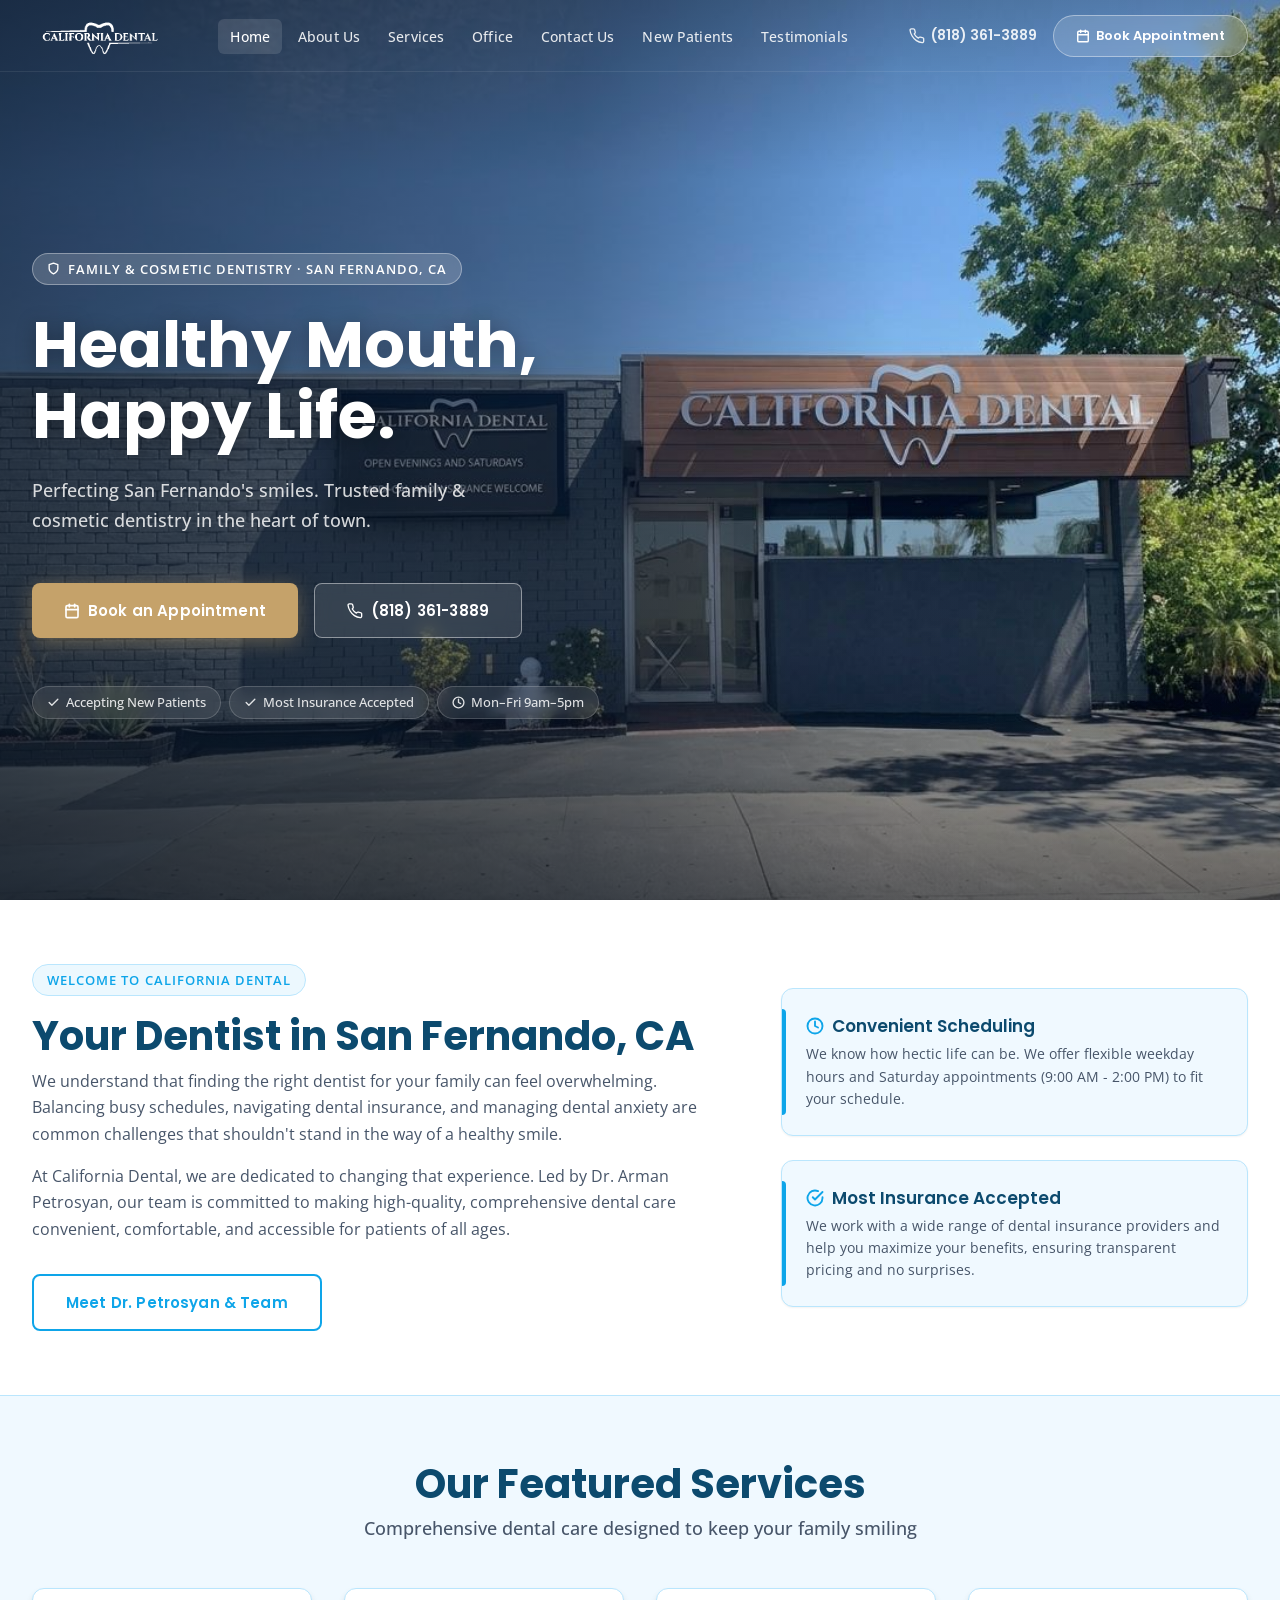
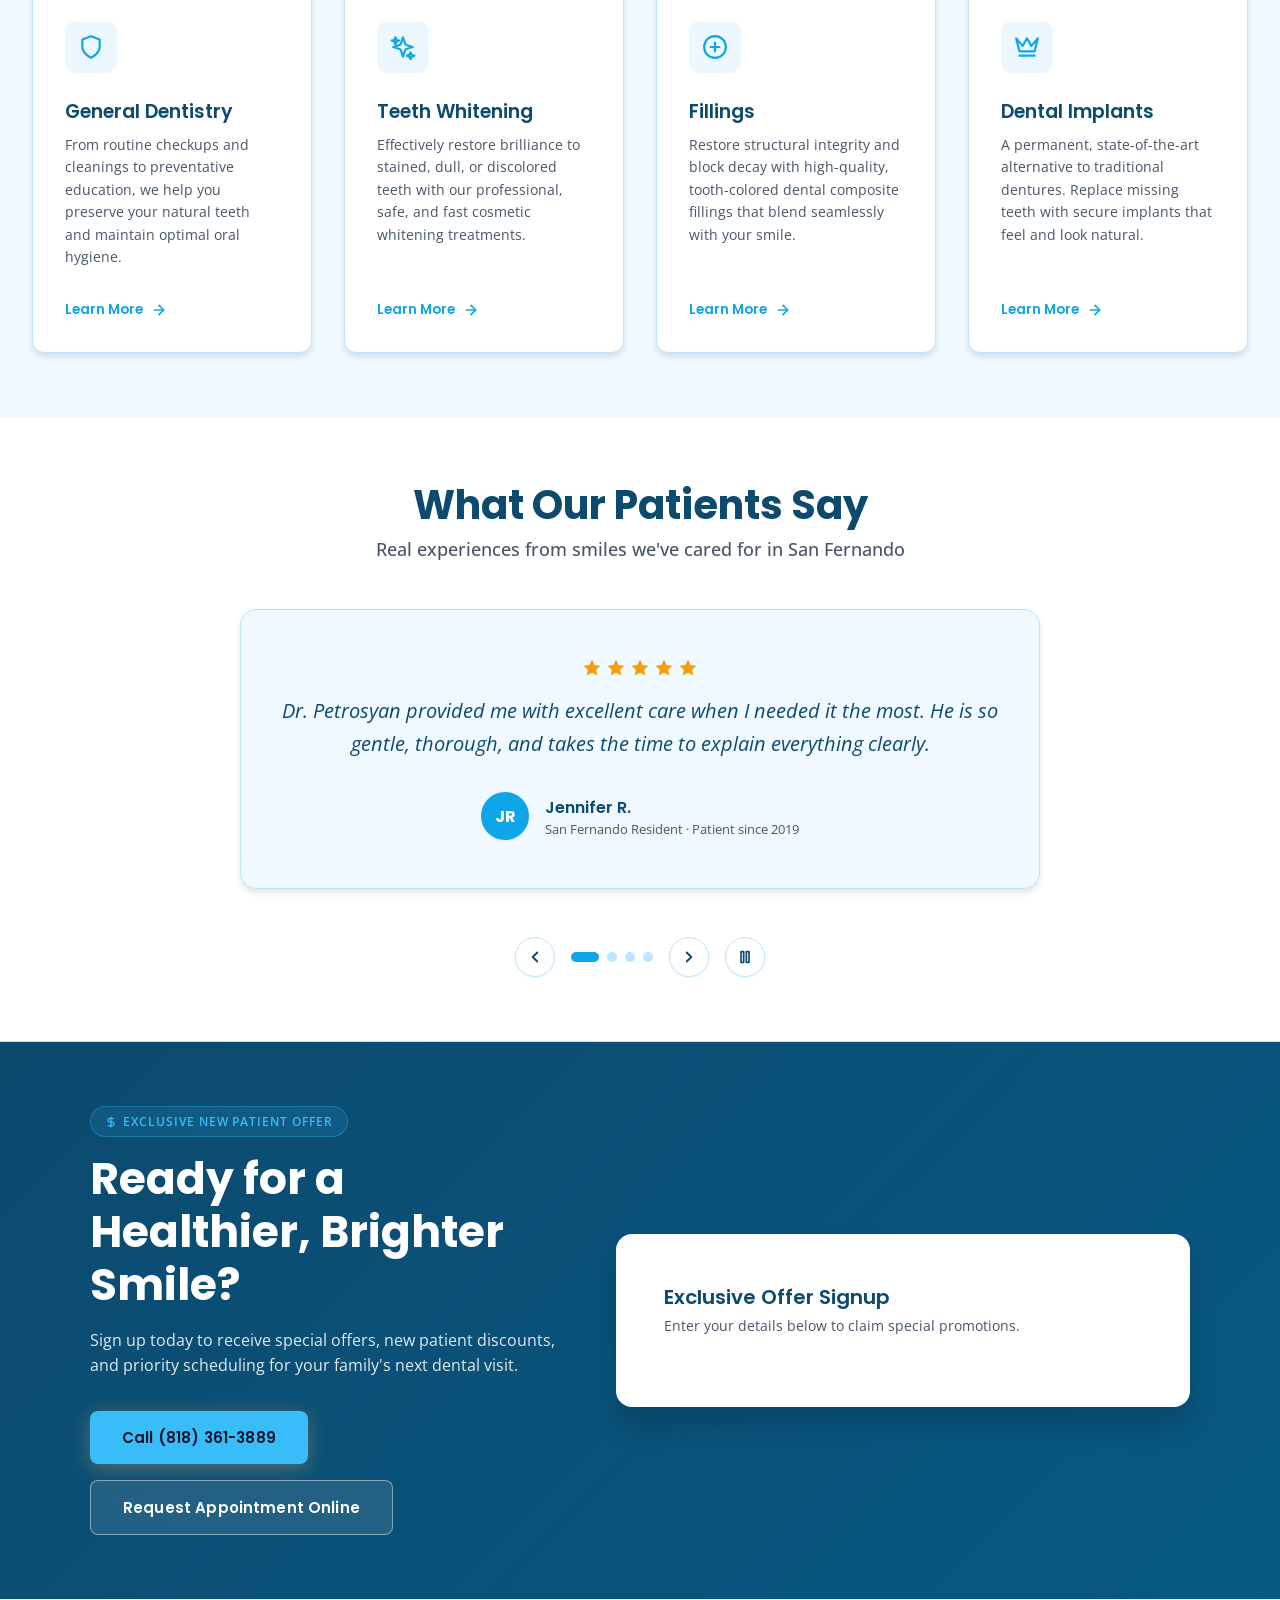
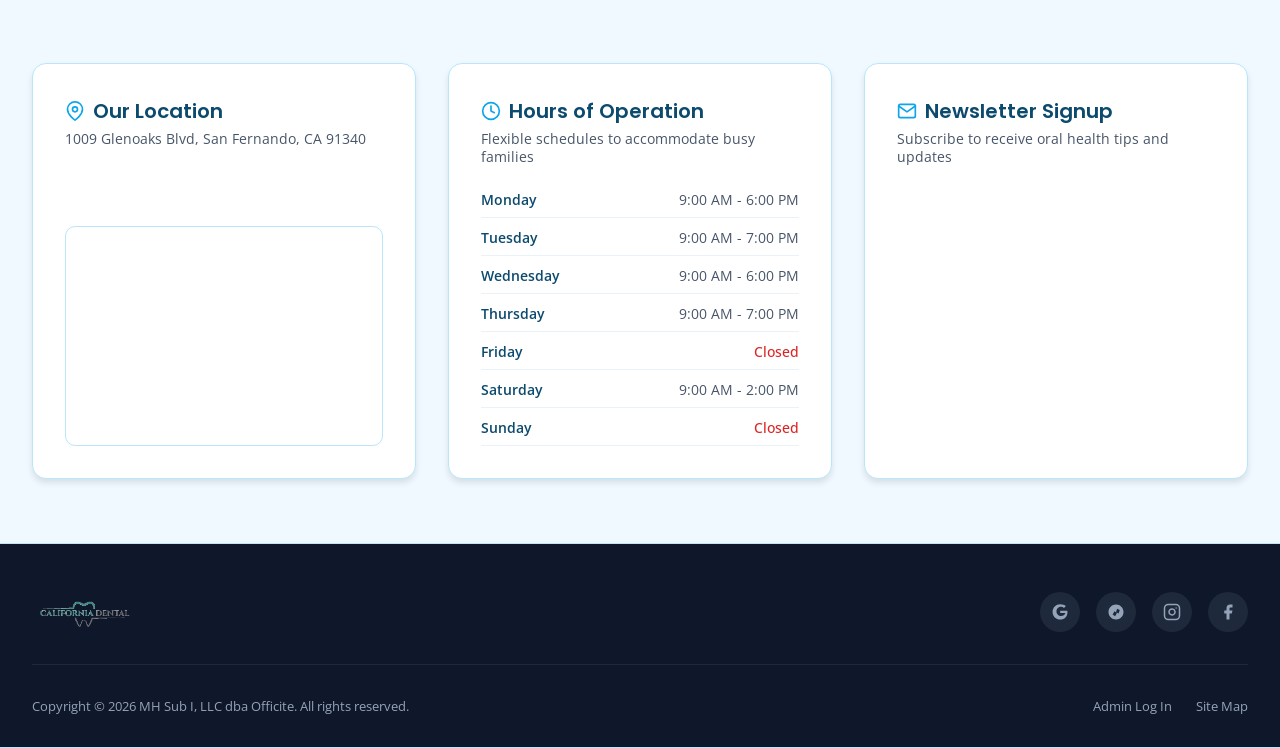
<file: index.html>
<!DOCTYPE html>
<html lang="en">
<head>
  <!-- ═══════════════════════════════════════════════════════════════
       PRESERVED: All original meta / SEO / schema / tracking tags
       ═══════════════════════════════════════════════════════════════ -->
  <meta charset="utf-8">
  <meta http-equiv="content-type" content="text/html; charset=utf-8">
  <meta name="robots" content="index,follow">
  <meta name="viewport" content="width=device-width, initial-scale=1">
  <title>San Fernando, CA Dentist</title>
  <meta name="description" content="San Fernando dentist, California Dental is a local, trusted dental practice offering general and cosmetic dentistry, teeth whitening, implants, veneers &amp; other dental care. Call today to make an appointment!">
  <meta name="keywords" content="Dentist, Cosmetic Dentist, Teeth Whitening, Dental Care, Dental Implants, Veneers, Dental Practice, Teeth Cleaning, Family Dentist, San Fernando">
  <meta name="SiteID" content="0040197">
  <link rel="canonical" href="https://www.california-dental.net" />
  <meta property="og:title" content="San Fernando, CA Dentist" />
  <meta property="og:type" content="website" />
  <meta property="og:description" content="San Fernando dentist, California Dental is a local, trusted dental practice offering general and cosmetic dentistry, teeth whitening, implants, veneers &amp; other dental care. Call today to make an appointment!" />
  <meta property="og:url" content="https://www.california-dental.net" />

  <!-- PRESERVED: Favicons -->
  <link rel="shortcut icon" href="https://cdcssl.ibsrv.net/ibimg/smb/16x16_80/webmgr/0v/0/l/5e7abb1abc600_IGLogo.png.webp?4edfd5c7033d72e8e46a550bc33fdedd" type="image/x-icon" />

  <!-- PRESERVED: Schema.org structured data -->
  <script type="application/ld+json">
  {"@context":"https://schema.org","@type":"MedicalBusiness","url":"https://www.california-dental.net","name":"California Dental","description":"San Fernando dentist, California Dental is a local, trusted dental practice offering general and cosmetic dentistry, teeth whitening, implants, veneers & other dental care. Call today to make an appointment!","telephone":"(818) 361-3889","email":"contact@california-dental.net","priceRange":"Call for pricing options","address":{"@type":"PostalAddress","addressLocality":"San Fernando","addressRegion":"CA","postalCode":"91340","streetAddress":"1009 Glenoaks Blvd","addressCountry":"USA"},"sameAs":["https://g.page/r/CWk7m9_or7PLEAE","https://www.yelp.com/biz/california-dental-san-fernando","http://instagram.com/cali.dental","https://www.facebook.com/California-Dental-102701184715709/"],"geo":{"@type":"GeoCoordinates","latitude":34.291094000000001,"longitude":-118.429474},"logo":"https://www.california-dental.net/storage/app/media/cali-logo1.jpg","openingHoursSpecification":[{"@type":"OpeningHoursSpecification","dayOfWeek":["Monday","Tuesday","Wednesday","Thursday","Friday"],"opens":"09:00","closes":"17:00"}]}
  </script>
  <script type="application/ld+json">
  {"@context":"https://schema.org","@type":"WebSite","name":"California Dental","url":"https://www.california-dental.net"}
  </script>

  <!-- PRESERVED: Officite CMS color tokens (original site vars) -->
  <style>:root{--color2:#3bb6b4;--color3:#989898;--color4:#94d3d2;--color5:#b8b8b8;}</style>

  <!-- PRESERVED: reCAPTCHA global key -->
  <script>var RECAPTCHA_SITE_KEY="6LefJjArAAAAACeGc1HRyo3RQkV0Jx7Jua7Bylkk";</script>

  <!-- PRESERVED: Google Analytics -->
  <script async src="https://www.googletagmanager.com/gtag/js?id=G-EQH496LMM2"></script>
  <script>window.dataLayer=window.dataLayer||[];function gtag(){dataLayer.push(arguments);}gtag('js',new Date());gtag('config','G-EQH496LMM2');</script>

  <!-- PRESERVED: Officite Call Tracking -->
  <script>var _ctRewriteUrl="https://apps.officite.com/CallTracking/RewriteRule/clientId/120095";</script>
  <script async src="https://apps.officite.com/js/smb-number-changer.js"></script>

  <!-- PRESERVED: SMB Leads Campaign Tracker -->
  <script async src="https://smbleads.ibsmb.com/v1/js/CampaignTracker.min.js"></script>

  <!-- PRESERVED: Piwik ignore tel/fax links -->
  <script>
  window.addEventListener("load",function(){
    var t=document.querySelectorAll('a[href^="tel:"]:not(.piwik_ignore)');
    for(var i=0;i<t.length;i++)t[i].classList.add("piwik_ignore");
    var f=document.querySelectorAll('a[href^="fax:"]:not(.piwik_ignore)');
    for(var j=0;j<f.length;j++)f[j].classList.add("piwik_ignore");
  });
  </script>

  <!-- PRESERVED: Cloudflare Web Analytics -->
  <script defer src="https://static.cloudflareinsights.com/beacon.min.js" data-cf-beacon='{"token":"824d5838503a4dd0adf602fb974a7e1a"}'></script>

  <!-- ═══════════════════════════════════════════════════════════════
       DESIGN SYSTEM — California Dental (MASTER.md)
       Style: Soft UI Evolution | Category: Dental Practice
       ═══════════════════════════════════════════════════════════════ -->
  <link rel="preconnect" href="https://fonts.googleapis.com">
  <link rel="preconnect" href="https://fonts.gstatic.com" crossorigin>
  <link href="https://fonts.googleapis.com/css2?family=Open+Sans:wght@300;400;500;600;700&family=Poppins:wght@400;500;600;700&display=swap" rel="stylesheet">

  <style>
    /* ─── DESIGN TOKENS ─────────────────────────────────────────── */
    :root {
      --color-primary:       #0EA5E9;
      --color-on-primary:    #0F172A;
      --color-secondary:     #38BDF8;
      --color-on-secondary:  #0F172A;
      --color-accent:        #0EA5E9;
      --color-background:    #F0F9FF;
      --color-foreground:    #0C4A6E;
      --color-card:          #FFFFFF;
      --color-card-fg:       #0C4A6E;
      --color-muted:         #E8F2F8;
      --color-muted-fg:      #475569;
      --color-border:        #BAE6FD;
      --color-destructive:   #DC2626;
      --color-ring:          #000000;

      --shadow-sm:  0 1px 2px rgba(0,0,0,.05);
      --shadow-md:  0 4px 6px rgba(0,0,0,.10);
      --shadow-lg:  0 10px 15px rgba(0,0,0,.10);
      --shadow-xl:  0 20px 25px rgba(0,0,0,.15);

      --space-xs:   4px;
      --space-sm:   8px;
      --space-md:   16px;
      --space-lg:   24px;
      --space-xl:   32px;
      --space-2xl:  48px;
      --space-3xl:  64px;

      --font-heading: 'Poppins', sans-serif;
      --font-body:    'Open Sans', sans-serif;

      --nav-h: 72px;
      --transition: 200ms ease;
    }

    /* ─── RESET ──────────────────────────────────────────────────── */
    *, *::before, *::after { box-sizing: border-box; margin: 0; padding: 0; }
    html { scroll-behavior: smooth; }
    body {
      font-family: var(--font-body);
      color: var(--color-foreground);
      background: var(--color-background);
      -webkit-font-smoothing: antialiased;
    }
    a { text-decoration: none; color: inherit; }
    ul { list-style: none; }
    img { display: block; max-width: 100%; }

    /* ─── NAVBAR ─────────────────────────────────────────────────── */
    .navbar {
      position: fixed;
      top: 0; left: 0; right: 0;
      z-index: 1000;
      height: var(--nav-h);
      /* Transparent on load — overlays the hero like Marano */
      background: transparent;
      border-bottom: 1px solid rgba(255,255,255,0.08);
      transition: background 350ms ease, border-color 350ms ease, box-shadow 350ms ease;
    }
    /* Sticky state — triggered by JS scroll */
    .navbar.scrolled {
      background: rgba(255,255,255,0.97);
      backdrop-filter: blur(16px);
      -webkit-backdrop-filter: blur(16px);
      border-bottom: 1px solid var(--color-border);
      box-shadow: 0 2px 20px rgba(0,0,0,0.08);
    }
    .navbar__inner {
      max-width: 1280px;
      margin: 0 auto;
      height: 100%;
      padding: 0 var(--space-xl);
      display: flex;
      align-items: center;
      gap: var(--space-xl);
    }

    /* Logo — transparent PNG, white on hero, original color on scroll */
    .navbar__logo {
      flex-shrink: 0;
      display: flex;
      align-items: center;
    }
    .navbar__logo img {
      height: 52px;
      width: auto;
      object-fit: contain;
      filter: brightness(0) invert(1);
      transition: filter 350ms ease;
    }
    .navbar.scrolled .navbar__logo img {
      filter: none;
    }

    /* Nav links — white on transparent, dark on scrolled */
    .navbar__nav {
      flex: 1;
      display: flex;
      align-items: center;
      justify-content: center;
      gap: 4px;
    }
    .navbar__nav a {
      font-family: var(--font-body);
      font-size: 14px;
      font-weight: 500;
      color: rgba(255,255,255,0.88);
      padding: 8px 12px;
      border-radius: 6px;
      letter-spacing: 0.01em;
      transition: color var(--transition), background var(--transition);
      white-space: nowrap;
    }
    .navbar__nav a:hover,
    .navbar__nav a.active {
      color: #fff;
      background: rgba(255,255,255,0.12);
    }
    /* Scrolled link colors */
    .navbar.scrolled .navbar__nav a {
      color: var(--color-foreground);
    }
    .navbar.scrolled .navbar__nav a:hover,
    .navbar.scrolled .navbar__nav a.active {
      color: var(--color-primary);
      background: rgba(14,165,233,0.07);
    }
    .navbar__nav a:focus-visible {
      outline: 2px solid rgba(255,255,255,0.8);
      outline-offset: 2px;
    }
    .navbar.scrolled .navbar__nav a:focus-visible {
      outline: 2px solid var(--color-primary);
    }

    /* Navbar right: phone + CTA */
    .navbar__right {
      flex-shrink: 0;
      display: flex;
      align-items: center;
      gap: var(--space-md);
    }
    .navbar__phone {
      display: flex;
      align-items: center;
      gap: 6px;
      font-family: var(--font-heading);
      font-size: 14px;
      font-weight: 600;
      color: rgba(255,255,255,0.88);
      transition: color var(--transition);
    }
    .navbar__phone:hover { color: #fff; }
    .navbar__phone svg { flex-shrink: 0; }
    .navbar.scrolled .navbar__phone { color: var(--color-foreground); }
    .navbar.scrolled .navbar__phone:hover { color: var(--color-primary); }

    /* CTA button — glassmorphic pill on transparent, solid on scrolled */
    .navbar__cta {
      display: inline-flex;
      align-items: center;
      gap: 6px;
      /* Glassmorphic style matching Marano's "Prenota Visita" button */
      background: rgba(255,255,255,0.15);
      color: #fff;
      font-family: var(--font-heading);
      font-size: 13px;
      font-weight: 600;
      padding: 10px 22px;
      border-radius: 50px;
      border: 1px solid rgba(255,255,255,0.4);
      cursor: pointer;
      backdrop-filter: blur(8px);
      -webkit-backdrop-filter: blur(8px);
      transition: background var(--transition), border-color var(--transition), transform var(--transition), box-shadow var(--transition), color var(--transition);
      white-space: nowrap;
    }
    .navbar__cta:hover {
      background: rgba(255,255,255,0.28);
      border-color: rgba(255,255,255,0.7);
      transform: translateY(-1px);
      box-shadow: 0 4px 16px rgba(0,0,0,0.18);
    }
    /* Scrolled CTA — solid colored */
    .navbar.scrolled .navbar__cta {
      background: var(--color-primary);
      border-color: transparent;
      color: #fff;
      box-shadow: 0 2px 8px rgba(14,165,233,0.35);
      border-radius: 8px;
    }
    .navbar.scrolled .navbar__cta:hover {
      opacity: 0.92;
      transform: translateY(-1px);
      box-shadow: 0 4px 16px rgba(14,165,233,0.45);
    }
    .navbar__cta:focus-visible { outline: 2px solid rgba(255,255,255,0.8); outline-offset: 3px; }
    .navbar.scrolled .navbar__cta:focus-visible { outline: 2px solid var(--color-ring); outline-offset: 3px; }

    /* Hamburger (mobile) — white on transparent navbar */
    .navbar__hamburger {
      display: none;
      flex-direction: column;
      justify-content: center;
      gap: 5px;
      width: 36px;
      height: 36px;
      padding: 4px;
      background: none;
      border: none;
      cursor: pointer;
      border-radius: 6px;
      transition: background var(--transition);
      margin-left: auto;
    }
    .navbar__hamburger:hover { background: rgba(255,255,255,0.12); }
    .navbar__hamburger span {
      display: block;
      height: 2px;
      background: #fff;
      border-radius: 2px;
      transition: transform 250ms ease, opacity 250ms ease, width var(--transition), background 350ms ease;
    }
    .navbar.scrolled .navbar__hamburger:hover { background: var(--color-muted); }
    .navbar.scrolled .navbar__hamburger span { background: var(--color-foreground); }
    .navbar__hamburger.open span:nth-child(1) { transform: translateY(7px) rotate(45deg); }
    .navbar__hamburger.open span:nth-child(2) { opacity: 0; width: 0; }
    .navbar__hamburger.open span:nth-child(3) { transform: translateY(-7px) rotate(-45deg); }

    /* Mobile drawer */
    .navbar__drawer {
      display: none;
      position: fixed;
      top: var(--nav-h);
      left: 0; right: 0;
      background: #fff;
      border-bottom: 1px solid var(--color-border);
      box-shadow: var(--shadow-lg);
      padding: var(--space-md) var(--space-xl) var(--space-xl);
      z-index: 999;
      flex-direction: column;
      gap: 4px;
    }
    .navbar__drawer.open { display: flex; }
    .navbar__drawer a {
      font-size: 15px;
      font-weight: 500;
      color: var(--color-foreground);
      padding: 12px 8px;
      border-radius: 8px;
      border-bottom: 1px solid var(--color-muted);
      transition: color var(--transition), background var(--transition);
    }
    .navbar__drawer a:last-child { border-bottom: none; }
    .navbar__drawer a:hover { color: var(--color-primary); background: rgba(14,165,233,.06); }
    .navbar__drawer .drawer-phone {
      margin-top: var(--space-md);
      display: flex;
      align-items: center;
      justify-content: center;
      gap: 8px;
      font-family: var(--font-heading);
      font-weight: 700;
      font-size: 18px;
      color: var(--color-primary);
      border: none;
      background: rgba(14,165,233,.08);
      border-radius: 10px;
      padding: var(--space-md);
    }

    /* ─── HERO SLIDER ────────────────────────────────────────────── */
    .hero {
      position: relative;
      width: 100%;
      /* Fill full viewport — navbar is transparent/overlaid, so no margin-top */
      height: 100vh;
      min-height: 620px;
      max-height: 960px;
      overflow: hidden;
      margin-top: 0;
    }

    /* Slides */
    .hero__slides {
      position: absolute;
      inset: 0;
    }
    .hero__slide {
      position: absolute;
      inset: 0;
      background-size: cover;
      background-position: center;
    }

    /* Overlay — strong left-side dark scrim + bottom fade (Marano style) */
    .hero__overlay {
      position: absolute;
      inset: 0;
      background:
        linear-gradient(90deg,
          rgba(8, 20, 35, 0.72) 0%,
          rgba(8, 20, 35, 0.45) 45%,
          rgba(8, 20, 35, 0.08) 70%,
          rgba(8, 20, 35, 0) 100%
        ),
        linear-gradient(to top,
          rgba(5, 10, 18, 0.60) 0%,
          rgba(5, 10, 18, 0.10) 28%,
          rgba(5, 10, 18, 0) 50%
        ),
        /* Subtle top-to-bottom scrim so top navbar area is also readable */
        linear-gradient(to bottom,
          rgba(0, 0, 0, 0.30) 0%,
          rgba(0, 0, 0, 0) 20%
        );
      z-index: 1;
    }

    /* Content — padding-top offsets the transparent navbar height */
    .hero__content {
      position: relative;
      z-index: 2;
      height: 100%;
      display: flex;
      flex-direction: column;
      justify-content: center;
      padding: calc(var(--nav-h) + var(--space-3xl)) var(--space-xl) var(--space-3xl);
      max-width: 1280px;
      margin: 0 auto;
    }
    .hero__inner {
      max-width: 620px;
    }

    /* Eyebrow */
    .hero__eyebrow {
      display: inline-flex;
      align-items: center;
      gap: 8px;
      font-family: var(--font-body);
      font-size: 13px;
      font-weight: 600;
      letter-spacing: .08em;
      text-transform: uppercase;
      color: #fff;
      background: rgba(255,255,255,.18);
      border: 1px solid rgba(255,255,255,.35);
      border-radius: 100px;
      padding: 6px 14px;
      margin-bottom: var(--space-lg);
      backdrop-filter: blur(6px);
    }
    .hero__eyebrow svg { flex-shrink: 0; }

    /* Heading — all white, clean serif-weight like Marano */
    .hero__heading {
      font-family: var(--font-heading);
      font-weight: 700;
      font-size: clamp(2.4rem, 5.5vw, 4rem);
      line-height: 1.12;
      color: #fff;
      margin-bottom: var(--space-lg);
      text-shadow: 0 2px 20px rgba(0,0,0,.30);
    }
    .hero__heading em {
      font-style: normal;
      color: #fff;
    }

    /* Caption / subtitle */
    .hero__caption {
      font-family: var(--font-body);
      font-size: clamp(1rem, 2vw, 1.125rem);
      font-weight: 500;
      color: rgba(255,255,255,.82);
      line-height: 1.65;
      margin-bottom: var(--space-2xl);
      max-width: 500px;
    }

    /* CTA row */
    .hero__cta-row {
      display: flex;
      flex-wrap: wrap;
      gap: var(--space-md);
      margin-bottom: var(--space-2xl);
    }
    /* Primary — warm gold like Marano's "Prenota una Visita" */
    .btn-primary {
      display: inline-flex;
      align-items: center;
      gap: 8px;
      background: #c5a26a;
      color: #fff;
      font-family: var(--font-heading);
      font-size: 15px;
      font-weight: 600;
      padding: 15px 32px;
      border-radius: 8px;
      cursor: pointer;
      border: none;
      box-shadow: 0 4px 20px rgba(197,162,106,.40);
      transition: background var(--transition), transform var(--transition), box-shadow var(--transition);
      white-space: nowrap;
      letter-spacing: 0.01em;
    }
    .btn-primary:hover {
      background: #b8925a;
      transform: translateY(-2px);
      box-shadow: 0 8px 28px rgba(197,162,106,.55);
    }
    .btn-primary:focus-visible { outline: 2px solid #fff; outline-offset: 3px; }

    /* Ghost — full glassmorphic like Marano's "Scopri il Metodo Piuma" */
    .btn-ghost {
      display: inline-flex;
      align-items: center;
      gap: 8px;
      background: rgba(255,255,255,0.10);
      color: #fff;
      font-family: var(--font-heading);
      font-size: 15px;
      font-weight: 600;
      padding: 15px 32px;
      border-radius: 8px;
      border: 1.5px solid rgba(255,255,255,0.45);
      cursor: pointer;
      backdrop-filter: blur(8px);
      -webkit-backdrop-filter: blur(8px);
      transition: background var(--transition), border-color var(--transition), transform var(--transition);
      white-space: nowrap;
      letter-spacing: 0.01em;
    }
    .btn-ghost:hover {
      background: rgba(255,255,255,0.20);
      border-color: rgba(255,255,255,0.80);
      transform: translateY(-2px);
    }
    .btn-ghost:focus-visible { outline: 2px solid #fff; outline-offset: 3px; }

    /* Trust badges */
    .hero__badges {
      display: flex;
      flex-wrap: wrap;
      gap: var(--space-sm);
    }
    .hero__badge {
      display: inline-flex;
      align-items: center;
      gap: 6px;
      background: rgba(255,255,255,.08);
      border: 1px solid rgba(255,255,255,.18);
      color: rgba(255,255,255,.85);
      font-family: var(--font-body);
      font-size: 12.5px;
      font-weight: 500;
      padding: 7px 14px;
      border-radius: 100px;
      backdrop-filter: blur(6px);
    }
    .hero__badge svg { flex-shrink: 0; }

    /* Screen-reader only (sr-only) */
    .sr-only {
      position: absolute;
      width: 1px;
      height: 1px;
      overflow: hidden;
      clip: rect(0,0,0,0);
      white-space: nowrap;
    }

    /* ─── SECTION COMMON ────────────────────────────────────────── */
    .section {
      padding: var(--space-3xl) var(--space-xl);
      max-width: 1280px;
      margin: 0 auto;
    }
    .section__title {
      font-family: var(--font-heading);
      font-size: clamp(1.75rem, 4vw, 2.5rem);
      color: var(--color-foreground);
      font-weight: 700;
      line-height: 1.2;
      margin-bottom: var(--space-sm);
    }
    .section__subtitle {
      font-family: var(--font-body);
      font-size: clamp(0.95rem, 2vw, 1.1rem);
      color: var(--color-muted-fg);
      font-weight: 500;
      margin-bottom: var(--space-2xl);
    }

    /* ─── PROBLEM STATEMENT SECTION ────────────────────────────── */
    .problem-section {
      background: #FFFFFF;
      border-bottom: 1px solid var(--color-border);
    }
    .problem-container {
      display: flex;
      gap: var(--space-2xl);
      align-items: center;
    }
    .problem__content {
      flex: 1.2;
    }
    .problem__card-column {
      flex: 0.8;
      display: flex;
      flex-direction: column;
      gap: var(--space-lg);
    }
    .problem__card {
      background: var(--color-background);
      border: 1px solid var(--color-border);
      border-radius: 12px;
      padding: var(--space-lg);
      box-shadow: var(--shadow-sm);
      position: relative;
    }
    .problem__card::before {
      content: '';
      position: absolute;
      left: 0;
      top: 20px;
      bottom: 20px;
      width: 4px;
      background: var(--color-primary);
      border-radius: 0 4px 4px 0;
    }
    .problem__card-title {
      font-family: var(--font-heading);
      font-size: 17px;
      font-weight: 600;
      color: var(--color-foreground);
      margin-bottom: var(--space-xs);
      display: flex;
      align-items: center;
      gap: var(--space-sm);
    }
    .problem__card-desc {
      font-family: var(--font-body);
      font-size: 14px;
      color: var(--color-muted-fg);
      line-height: 1.6;
    }
    .problem__text {
      font-size: 15.5px;
      line-height: 1.7;
      color: var(--color-muted-fg);
      margin-bottom: var(--space-xl);
    }
    .problem__text p {
      margin-bottom: var(--space-md);
    }
    .problem__text p:last-child {
      margin-bottom: 0;
    }

    /* ─── SERVICES GRID SECTION ─────────────────────────────────── */
    .services-section {
      background: var(--color-background);
      border-bottom: 1px solid var(--color-border);
    }
    .services__grid {
      display: grid;
      grid-template-columns: repeat(auto-fit, minmax(260px, 1fr));
      gap: var(--space-xl);
    }
    .service-card {
      background: var(--color-card);
      border: 1px solid var(--color-border);
      border-radius: 12px;
      padding: var(--space-xl);
      box-shadow: var(--shadow-md);
      transition: all 250ms cubic-bezier(0.4, 0, 0.2, 1);
      cursor: pointer;
      display: flex;
      flex-direction: column;
      height: 100%;
      text-decoration: none;
    }
    .service-card:hover {
      box-shadow: var(--shadow-lg);
      transform: translateY(-4px);
      border-color: var(--color-secondary);
    }
    .service-card:focus-visible {
      outline: 2px solid var(--color-primary);
      outline-offset: 4px;
    }
    .service-card__icon-container {
      width: 52px;
      height: 52px;
      border-radius: 10px;
      background: rgba(14, 165, 233, 0.08);
      color: var(--color-primary);
      display: flex;
      align-items: center;
      justify-content: center;
      margin-bottom: var(--space-lg);
      transition: background 250ms ease, color 250ms ease;
    }
    .service-card:hover .service-card__icon-container {
      background: var(--color-primary);
      color: #FFFFFF;
    }
    .service-card__icon {
      width: 26px;
      height: 26px;
    }
    .service-card__title {
      font-family: var(--font-heading);
      font-size: 19px;
      font-weight: 600;
      color: var(--color-foreground);
      margin-bottom: var(--space-sm);
    }
    .service-card__desc {
      font-family: var(--font-body);
      font-size: 14px;
      color: var(--color-muted-fg);
      line-height: 1.6;
      margin-bottom: var(--space-xl);
      flex-grow: 1;
    }
    .service-card__cta {
      display: inline-flex;
      align-items: center;
      gap: var(--space-sm);
      font-family: var(--font-heading);
      font-size: 13.5px;
      font-weight: 600;
      color: var(--color-primary);
      transition: color var(--transition);
      margin-top: auto;
    }
    .service-card__cta svg {
      transition: transform var(--transition);
    }
    .service-card:hover .service-card__cta {
      color: var(--color-foreground);
    }
    /* ─── TESTIMONIALS CAROUSEL ──────────────────────────────────── */
    .testimonials-section {
      background: #FFFFFF;
      border-bottom: 1px solid var(--color-border);
      position: relative;
    }
    .testimonials__wrapper {
      max-width: 800px;
      margin: 0 auto;
      text-align: center;
      position: relative;
    }
    .testimonial-card {
      display: none;
      background: var(--color-background);
      border: 1px solid var(--color-border);
      border-radius: 16px;
      padding: var(--space-2xl) var(--space-xl);
      box-shadow: var(--shadow-md);
      transition: opacity 500ms ease;
    }
    .testimonial-card.active {
      display: block;
    }
    .testimonial__stars {
      display: flex;
      justify-content: center;
      gap: 4px;
      color: #F59E0B;
      margin-bottom: var(--space-md);
    }
    .testimonial__quote {
      font-family: var(--font-body);
      font-size: clamp(1.05rem, 2.5vw, 1.25rem);
      font-style: italic;
      line-height: 1.65;
      color: var(--color-foreground);
      margin-bottom: var(--space-xl);
      position: relative;
    }
    .testimonial__author {
      display: flex;
      align-items: center;
      justify-content: center;
      gap: var(--space-md);
    }
    .testimonial__avatar {
      width: 48px;
      height: 48px;
      border-radius: 50%;
      background: var(--color-primary);
      color: #FFFFFF;
      font-family: var(--font-heading);
      font-weight: 700;
      font-size: 16px;
      display: flex;
      align-items: center;
      justify-content: center;
      box-shadow: var(--shadow-sm);
    }
    .testimonial__meta {
      text-align: left;
    }
    .testimonial__name {
      font-family: var(--font-heading);
      font-size: 16px;
      font-weight: 600;
      color: var(--color-foreground);
    }
    .testimonial__role {
      font-size: 13px;
      color: var(--color-muted-fg);
    }
    .testimonials__controls {
      display: flex;
      align-items: center;
      justify-content: center;
      gap: var(--space-md);
      margin-top: var(--space-2xl);
    }
    .testimonials__ctrl-btn {
      width: 40px;
      height: 40px;
      border-radius: 50%;
      border: 1px solid var(--color-border);
      background: var(--color-card);
      color: var(--color-foreground);
      cursor: pointer;
      display: flex;
      align-items: center;
      justify-content: center;
      transition: all var(--transition);
      box-shadow: var(--shadow-sm);
    }
    .testimonials__ctrl-btn:hover {
      background: var(--color-primary);
      color: #FFFFFF;
      border-color: var(--color-primary);
    }
    .testimonials__ctrl-btn:focus-visible {
      outline: 2px solid var(--color-primary);
      outline-offset: 3px;
    }
    .testimonials__dots {
      display: flex;
      align-items: center;
      gap: 8px;
    }
    .testimonials__dot {
      width: 10px;
      height: 10px;
      border-radius: 50%;
      background: var(--color-border);
      border: none;
      padding: 0;
      cursor: pointer;
      transition: all var(--transition);
    }
    .testimonials__dot.active {
      background: var(--color-primary);
      width: 28px;
      border-radius: 100px;
    }

    /* ─── CTA & EXCLUSIVE OFFER SECTION ──────────────────────────── */
    .cta-section {
      background: linear-gradient(135deg, #0C4A6E 0%, #075985 100%);
      color: #FFFFFF;
      position: relative;
      overflow: hidden;
    }
    .cta-container {
      display: flex;
      align-items: center;
      gap: var(--space-2xl);
      max-width: 1100px;
      margin: 0 auto;
    }
    .cta__text-col {
      flex: 1;
    }
    .cta__eyebrow {
      display: inline-flex;
      align-items: center;
      gap: 6px;
      font-size: 12px;
      font-weight: 600;
      text-transform: uppercase;
      letter-spacing: .08em;
      color: #38BDF8;
      background: rgba(56, 189, 248, 0.12);
      border: 1px solid rgba(56, 189, 248, 0.3);
      padding: 6px 14px;
      border-radius: 100px;
      margin-bottom: var(--space-md);
    }
    .cta__title {
      font-family: var(--font-heading);
      font-size: clamp(1.8rem, 4vw, 2.75rem);
      font-weight: 700;
      line-height: 1.2;
      color: #FFFFFF;
      margin-bottom: var(--space-md);
    }
    .cta__desc {
      font-size: 15.5px;
      line-height: 1.65;
      color: rgba(255, 255, 255, 0.88);
      margin-bottom: var(--space-xl);
    }
    .cta__form-col {
      flex: 1;
      background: #FFFFFF;
      border-radius: 16px;
      padding: var(--space-2xl);
      box-shadow: var(--shadow-xl);
      color: var(--color-foreground);
    }
    .cta__form-title {
      font-family: var(--font-heading);
      font-size: 20px;
      font-weight: 600;
      color: var(--color-foreground);
      margin-bottom: var(--space-xs);
    }
    .cta__form-subtitle {
      font-size: 14px;
      color: var(--color-muted-fg);
      margin-bottom: var(--space-lg);
    }

    /* ─── LOCATION, HOURS & NEWSLETTER SECTION ─────────────────────── */
    .location-hours-section {
      background: var(--color-background);
      border-bottom: 1px solid var(--color-border);
    }
    .location-grid {
      display: grid;
      grid-template-columns: repeat(3, 1fr);
      gap: var(--space-xl);
    }
    .location-card {
      background: var(--color-card);
      border: 1px solid var(--color-border);
      border-radius: 14px;
      padding: var(--space-xl);
      box-shadow: var(--shadow-md);
      display: flex;
      flex-direction: column;
    }
    .location-card__title {
      font-family: var(--font-heading);
      font-size: 20px;
      font-weight: 600;
      color: var(--color-foreground);
      margin-bottom: var(--space-xs);
      display: flex;
      align-items: center;
      gap: var(--space-sm);
    }
    .location-card__subtitle {
      font-size: 13.5px;
      color: var(--color-muted-fg);
      margin-bottom: var(--space-lg);
    }
    .map-frame {
      border-radius: 10px;
      overflow: hidden;
      border: 1px solid var(--color-border);
      height: 220px;
      margin-top: auto;
    }
    .hours-list {
      display: flex;
      flex-direction: column;
      gap: 10px;
      margin-top: auto;
    }
    .hours-row {
      display: flex;
      justify-content: space-between;
      font-size: 14px;
      padding-bottom: 8px;
      border-bottom: 1px solid var(--color-muted);
    }
    .hours-day {
      font-weight: 600;
      color: var(--color-foreground);
    }
    .hours-time {
      color: var(--color-muted-fg);
    }
    .hours-time.closed {
      color: var(--color-destructive);
      font-weight: 500;
    }

    /* ─── FOOTER ─────────────────────────────────────────────────── */
    .site-footer {
      background: #0F172A;
      color: #94A3B8;
      padding: var(--space-2xl) var(--space-xl) var(--space-xl);
      font-size: 14px;
    }
    .footer-inner {
      max-width: 1280px;
      margin: 0 auto;
      display: flex;
      flex-direction: column;
      gap: var(--space-xl);
    }
    .footer-top {
      display: flex;
      align-items: center;
      justify-content: space-between;
      flex-wrap: wrap;
      gap: var(--space-lg);
      padding-bottom: var(--space-xl);
      border-bottom: 1px solid #1E293B;
    }
    .footer-brand {
      display: flex;
      align-items: center;
      gap: var(--space-md);
    }
    .footer-brand img {
      height: 40px;
      width: auto;
    }
    .footer-socials {
      display: flex;
      align-items: center;
      gap: var(--space-md);
    }
    .footer-social-link {
      width: 40px;
      height: 40px;
      border-radius: 50%;
      background: #1E293B;
      color: #94A3B8;
      display: flex;
      align-items: center;
      justify-content: center;
      transition: all var(--transition);
      text-decoration: none;
    }
    .footer-social-link:hover {
      background: var(--color-primary);
      color: #FFFFFF;
      transform: translateY(-2px);
    }
    .footer-social-link:focus-visible {
      outline: 2px solid var(--color-primary);
      outline-offset: 3px;
    }
    .footer-bottom {
      display: flex;
      align-items: center;
      justify-content: space-between;
      flex-wrap: wrap;
      gap: var(--space-md);
      font-size: 13px;
    }
    .footer-links {
      display: flex;
      gap: var(--space-lg);
    }
    .footer-links a {
      color: #94A3B8;
      text-decoration: none;
      transition: color var(--transition);
    }
    .footer-links a:hover {
      color: #FFFFFF;
    }

    /* ─── RESPONSIVE ─────────────────────────────────────────────── */
    @media (max-width: 1024px) {
      .navbar__nav { display: none; }
      .navbar__right .navbar__cta { display: none; }
      .navbar__hamburger { display: flex; }
      .services__grid { grid-template-columns: repeat(2, 1fr); }
      .location-grid { grid-template-columns: 1fr; }
      .cta-container { flex-direction: column; text-align: center; }
    }
    @media (max-width: 768px) {
      /* Hero now fills full 100svh since navbar is transparent/overlaid */
      .hero { height: 100svh; min-height: 520px; max-height: 820px; }
      .hero__content { padding: var(--space-xl) var(--space-md); justify-content: flex-end; padding-bottom: 80px; }
      .hero__inner { max-width: 100%; }
      .hero__heading { font-size: clamp(2rem, 7vw, 2.8rem); }
      .hero__caption { font-size: .95rem; }
      .navbar__inner { padding: 0 var(--space-md); }
      .problem-container { flex-direction: column; gap: var(--space-xl); }
      .section { padding: var(--space-2xl) var(--space-md); }
    }
    @media (max-width: 540px) {
      .services__grid { grid-template-columns: 1fr; }
    }
    @media (max-width: 375px) {
      .hero__cta-row { flex-direction: column; }
      .btn-primary, .btn-ghost { justify-content: center; }
    }
  </style>
  <link rel="stylesheet" href="assets/css/protect.css">
</head>

<body>

  <!-- ═══════════════════════════════════════════════════════════════
       PRESERVED: Officite ADA Accessibility Toolbar (untouched)
       ═══════════════════════════════════════════════════════════════ -->
  <div id="ada-modal-on" class="ada_modal" style="display:none;">
    <div class="ada_modal--container">
      <p class="ada_modal--description">Would you like to switch to the accessible version of this site?</p>
      <a href="#" tabindex="0" class="ada_modal--link" title="Go to accessible site" data-action="accessible">Go to accessible site</a>
      <a href="#" tabindex="1" class="ada_modal--close" title="Close modal window" data-action="close"><span>Close modal window</span></a>
    </div>
  </div>
  <div id="ada-modal-off" class="ada_modal" style="display:none;">
    <div class="ada_modal--container">
      <p class="ada_modal--description">Don't need the accessible version of this site?</p>
      <a href="#" tabindex="0" class="ada_modal--link" title="Hide the accessibility button" data-action="remove-accessible">Hide the accessibility button</a>
      <a href="#" tabindex="1" class="ada_modal--close" title="Close modal window" data-action="close"><span>Close modal window</span></a>
    </div>
  </div>
  <div id="ada-toolbar" class="ada_toolbar bottom" style="display:none;">
    <div class="ada_toolbar--content">
      <a href="#" data-modal-id="ada-modal-on" data-action="modal" class="ada_toolbar--opener" title="Accessibility View" tabindex="0">Accessibility View</a>
      <a href="#" data-modal-id="ada-modal-off" data-action="modal" class="ada_toolbar--close" title="Close toolbar" tabindex="0"><span>Close toolbar</span></a>
    </div>
  </div>

  <!-- ═══════════════════════════════════════════════════════════════
       NAVBAR
       ═══════════════════════════════════════════════════════════════ -->
  <nav class="navbar" id="navbar" role="navigation" aria-label="Main navigation">
    <div class="navbar__inner">

      <!-- Logo -->
      <a href="https://www.california-dental.net" class="navbar__logo" aria-label="California Dental — Home">
        <img src="assets/images/cali-logo-transparent.png"
             alt="California Dental logo"
             width="198" height="75">
      </a>

      <!-- Desktop nav links -->
      <ul class="navbar__nav" role="list">
        <li><a href="index.html" class="active" aria-current="page">Home</a></li>
        <li><a href="ourteam.html">About Us</a></li>
        <li><a href="dental-services.html">Services</a></li>
        <li><a href="our-location.html">Office</a></li>
        <li><a href="contact.html">Contact Us</a></li>
        <li><a href="new-patients.html">New Patients</a></li>
        <li><a href="testimonials.html">Testimonials</a></li>
      </ul>

      <!-- Desktop right: phone + CTA -->
      <div class="navbar__right">
        <a href="tel:(818) 361-3889" class="navbar__phone piwik_ignore" aria-label="Call us at (818) 361-3889">
          <svg width="16" height="16" viewBox="0 0 24 24" fill="none" stroke="currentColor" stroke-width="2" stroke-linecap="round" stroke-linejoin="round" aria-hidden="true"><path d="M22 16.92v3a2 2 0 0 1-2.18 2 19.79 19.79 0 0 1-8.63-3.07A19.5 19.5 0 0 1 4.69 12 19.79 19.79 0 0 1 1.58 3.4 2 2 0 0 1 3.56 1.22h3a2 2 0 0 1 2 1.72 12.84 12.84 0 0 0 .7 2.81 2 2 0 0 1-.45 2.11L7.91 8.96a16 16 0 0 0 6.13 6.13l.91-.91a2 2 0 0 1 2.11-.45 12.84 12.84 0 0 0 2.81.7A2 2 0 0 1 22 16.92z"/></svg>
          (818) 361-3889
        </a>
        <a href="appointment.html" class="navbar__cta">
          <svg width="14" height="14" viewBox="0 0 24 24" fill="none" stroke="currentColor" stroke-width="2.5" stroke-linecap="round" stroke-linejoin="round" aria-hidden="true"><rect x="3" y="4" width="18" height="18" rx="2"/><line x1="16" y1="2" x2="16" y2="6"/><line x1="8" y1="2" x2="8" y2="6"/><line x1="3" y1="10" x2="21" y2="10"/></svg>
          Book Appointment
        </a>
      </div>

      <!-- Mobile hamburger -->
      <button class="navbar__hamburger" id="hamburger-btn" aria-expanded="false" aria-controls="mobile-drawer" aria-label="Open menu">
        <span></span><span></span><span></span>
      </button>

    </div>
  </nav>

  <!-- Mobile drawer -->
  <div class="navbar__drawer" id="mobile-drawer" role="dialog" aria-label="Mobile navigation">
    <a href="index.html" aria-current="page">Home</a>
    <a href="ourteam.html">About Us</a>
    <a href="dental-services.html">Services</a>
    <a href="our-location.html">Office</a>
    <a href="contact.html">Contact Us</a>
    <a href="new-patients.html">New Patients</a>
    <a href="testimonials.html">Testimonials</a>
    <a href="appointment.html" class="navbar__cta" style="justify-content:center;margin-top:8px;">Book Appointment</a>
    <a href="tel:(818) 361-3889" class="drawer-phone piwik_ignore">
      <svg width="18" height="18" viewBox="0 0 24 24" fill="none" stroke="currentColor" stroke-width="2" stroke-linecap="round" stroke-linejoin="round" aria-hidden="true"><path d="M22 16.92v3a2 2 0 0 1-2.18 2 19.79 19.79 0 0 1-8.63-3.07A19.5 19.5 0 0 1 4.69 12 19.79 19.79 0 0 1 1.58 3.4 2 2 0 0 1 3.56 1.22h3a2 2 0 0 1 2 1.72 12.84 12.84 0 0 0 .7 2.81 2 2 0 0 1-.45 2.11L7.91 8.96a16 16 0 0 0 6.13 6.13l.91-.91a2 2 0 0 1 2.11-.45 12.84 12.84 0 0 0 2.81.7A2 2 0 0 1 22 16.92z"/></svg>
      (818) 361-3889
    </a>
  </div>

  <!-- ═══════════════════════════════════════════════════════════════
       HERO SECTION
       ═══════════════════════════════════════════════════════════════ -->
  <section class="hero" id="hero" aria-label="California Dental homepage hero">

    <!-- Background image -->
    <div class="hero__slides" aria-hidden="true">
      <div class="hero__slide active"
           style="background-image:url('assets/watermarked/wm office 2.jfif')">
      </div>
    </div>

    <!-- Gradient overlay -->
    <div class="hero__overlay" aria-hidden="true"></div>

    <!-- Live content region for slide text (announced to screen readers) -->
    <div class="hero__content">
      <div class="hero__inner">

        <!-- Eyebrow -->
        <span class="hero__eyebrow" aria-hidden="true">
          <svg width="13" height="13" viewBox="0 0 24 24" fill="none" stroke="currentColor" stroke-width="2.5" stroke-linecap="round" stroke-linejoin="round"><path d="M12 22s8-4 8-10V5l-8-3-8 3v7c0 6 8 10 8 10z"/></svg>
          Family &amp; Cosmetic Dentistry · San Fernando, CA
        </span>

        <!-- Heading -->
        <h1 class="hero__heading" id="hero-heading">
          Healthy Mouth,<br><em>Happy Life.</em>
        </h1>

        <!-- Caption -->
        <p class="hero__caption">
          Perfecting San Fernando's smiles. Trusted family &amp; cosmetic dentistry in the heart of town.
        </p>

        <!-- CTA row -->
        <div class="hero__cta-row">
          <a href="https://www.california-dental.net/appointment" class="btn-primary">
            <svg width="16" height="16" viewBox="0 0 24 24" fill="none" stroke="currentColor" stroke-width="2.5" stroke-linecap="round" stroke-linejoin="round" aria-hidden="true"><rect x="3" y="4" width="18" height="18" rx="2"/><line x1="16" y1="2" x2="16" y2="6"/><line x1="8" y1="2" x2="8" y2="6"/><line x1="3" y1="10" x2="21" y2="10"/></svg>
            Book an Appointment
          </a>
          <a href="tel:(818) 361-3889" class="btn-ghost piwik_ignore">
            <svg width="16" height="16" viewBox="0 0 24 24" fill="none" stroke="currentColor" stroke-width="2" stroke-linecap="round" stroke-linejoin="round" aria-hidden="true"><path d="M22 16.92v3a2 2 0 0 1-2.18 2 19.79 19.79 0 0 1-8.63-3.07A19.5 19.5 0 0 1 4.69 12 19.79 19.79 0 0 1 1.58 3.4 2 2 0 0 1 3.56 1.22h3a2 2 0 0 1 2 1.72 12.84 12.84 0 0 0 .7 2.81 2 2 0 0 1-.45 2.11L7.91 8.96a16 16 0 0 0 6.13 6.13l.91-.91a2 2 0 0 1 2.11-.45 12.84 12.84 0 0 0 2.81.7A2 2 0 0 1 22 16.92z"/></svg>
            (818) 361-3889
          </a>
        </div>

        <!-- Trust badges -->
        <div class="hero__badges" role="list" aria-label="Practice highlights">
          <span class="hero__badge" role="listitem">
            <svg width="13" height="13" viewBox="0 0 24 24" fill="none" stroke="currentColor" stroke-width="2.5" stroke-linecap="round" stroke-linejoin="round" aria-hidden="true"><polyline points="20 6 9 17 4 12"/></svg>
            Accepting New Patients
          </span>
          <span class="hero__badge" role="listitem">
            <svg width="13" height="13" viewBox="0 0 24 24" fill="none" stroke="currentColor" stroke-width="2.5" stroke-linecap="round" stroke-linejoin="round" aria-hidden="true"><polyline points="20 6 9 17 4 12"/></svg>
            Most Insurance Accepted
          </span>
          <span class="hero__badge" role="listitem">
            <svg width="13" height="13" viewBox="0 0 24 24" fill="none" stroke="currentColor" stroke-width="2.5" stroke-linecap="round" stroke-linejoin="round" aria-hidden="true"><circle cx="12" cy="12" r="10"/><polyline points="12 6 12 12 16 14"/></svg>
            Mon–Fri 9am–5pm
          </span>
        </div>

      </div>
    </div>

  </section>
  <!-- END HERO — remaining sections (Services, Testimonials, CTA, Footer) to follow -->

  <!-- ═══════════════════════════════════════════════════════════════
       PROBLEM STATEMENT (WELCOME) SECTION
       ═══════════════════════════════════════════════════════════════ -->
  <section class="problem-section" id="welcome" aria-label="Welcome and Practice Overview">
    <div class="section">
      <div class="problem-container">
        <div class="problem__content">
          <span class="hero__eyebrow" style="color: var(--color-primary); background: rgba(14,165,233,.08); border-color: var(--color-border); margin-bottom: var(--space-md);" aria-hidden="true">
            Welcome to California Dental
          </span>
          <h2 class="section__title">Your Dentist in San Fernando, CA</h2>
          <div class="problem__text">
            <p>
              We understand that finding the right dentist for your family can feel overwhelming. Balancing busy schedules, navigating dental insurance, and managing dental anxiety are common challenges that shouldn't stand in the way of a healthy smile.
            </p>
            <p>
              At California Dental, we are dedicated to changing that experience. Led by Dr. Arman Petrosyan, our team is committed to making high-quality, comprehensive dental care convenient, comfortable, and accessible for patients of all ages.
            </p>
          </div>
          <a href="https://www.california-dental.net/ourteam" class="btn-primary" style="background: transparent; color: var(--color-primary); border: 2px solid var(--color-primary); box-shadow: none;">
            Meet Dr. Petrosyan &amp; Team
          </a>
        </div>
        <div class="problem__card-column">
          <div class="problem__card">
            <h3 class="problem__card-title">
              <svg width="18" height="18" viewBox="0 0 24 24" fill="none" stroke="currentColor" stroke-width="2.5" stroke-linecap="round" stroke-linejoin="round" style="color: var(--color-primary);" aria-hidden="true"><circle cx="12" cy="12" r="10"/><polyline points="12 6 12 12 16 14"/></svg>
              Convenient Scheduling
            </h3>
            <p class="problem__card-desc">
              We know how hectic life can be. We offer flexible weekday hours and Saturday appointments (9:00 AM - 2:00 PM) to fit your schedule.
            </p>
          </div>
          <div class="problem__card">
            <h3 class="problem__card-title">
              <svg width="18" height="18" viewBox="0 0 24 24" fill="none" stroke="currentColor" stroke-width="2.5" stroke-linecap="round" stroke-linejoin="round" style="color: var(--color-primary);" aria-hidden="true"><path d="M22 11.08V12a10 10 0 1 1-5.93-9.14"/><polyline points="22 4 12 14.01 9 11.01"/></svg>
              Most Insurance Accepted
            </h3>
            <p class="problem__card-desc">
              We work with a wide range of dental insurance providers and help you maximize your benefits, ensuring transparent pricing and no surprises.
            </p>
          </div>
        </div>
      </div>
    </div>
  </section>

  <!-- ═══════════════════════════════════════════════════════════════
       SOLUTION OVERVIEW (SERVICES) SECTION
       ═══════════════════════════════════════════════════════════════ -->
  <section class="services-section" id="services" aria-label="Our Dental Services">
    <div class="section">
      <h2 class="section__title" style="text-align: center;">Our Featured Services</h2>
      <p class="section__subtitle" style="text-align: center;">Comprehensive dental care designed to keep your family smiling</p>
      
      <div class="services__grid">
        <!-- Card 1: General Dentistry -->
        <a href="https://www.california-dental.net/dental-services" class="service-card" aria-label="Learn more about General Dentistry">
          <div class="service-card__icon-container">
            <svg class="service-card__icon" viewBox="0 0 24 24" fill="none" stroke="currentColor" stroke-width="2" stroke-linecap="round" stroke-linejoin="round" aria-hidden="true">
              <path d="M12 22s8-4 8-10V5l-8-3-8 3v7c0 6 8 10 8 10z"/>
            </svg>
          </div>
          <h3 class="service-card__title">General Dentistry</h3>
          <p class="service-card__desc">
            From routine checkups and cleanings to preventative education, we help you preserve your natural teeth and maintain optimal oral hygiene.
          </p>
          <span class="service-card__cta">
            Learn More
            <svg width="16" height="16" viewBox="0 0 24 24" fill="none" stroke="currentColor" stroke-width="2.5" stroke-linecap="round" stroke-linejoin="round" aria-hidden="true"><line x1="5" y1="12" x2="19" y2="12"/><polyline points="12 5 19 12 12 19"/></svg>
          </span>
        </a>

        <!-- Card 2: Teeth Whitening -->
        <a href="https://www.california-dental.net/dental-services" class="service-card" aria-label="Learn more about Teeth Whitening">
          <div class="service-card__icon-container">
            <svg class="service-card__icon" viewBox="0 0 24 24" fill="none" stroke="currentColor" stroke-width="2" stroke-linecap="round" stroke-linejoin="round" aria-hidden="true">
              <path d="m12 3-1.912 5.813a2 2 0 0 1-1.275 1.275L3 12l5.813 1.912a2 2 0 0 1 1.275 1.275L12 21l1.912-5.813a2 2 0 0 1 1.275-1.275L21 12l-5.813-1.912a2 2 0 0 1-1.275-1.275L12 3Z"/>
              <path d="m5 3 1 2.5L8.5 6 6 7 5 9.5 4 7 1.5 6 4 5.5z"/>
              <path d="m19 17 1 2.5 2.5.5-2.5 1-1 2.5-1-2.5-2.5-1 2.5-1z"/>
            </svg>
          </div>
          <h3 class="service-card__title">Teeth Whitening</h3>
          <p class="service-card__desc">
            Effectively restore brilliance to stained, dull, or discolored teeth with our professional, safe, and fast cosmetic whitening treatments.
          </p>
          <span class="service-card__cta">
            Learn More
            <svg width="16" height="16" viewBox="0 0 24 24" fill="none" stroke="currentColor" stroke-width="2.5" stroke-linecap="round" stroke-linejoin="round" aria-hidden="true"><line x1="5" y1="12" x2="19" y2="12"/><polyline points="12 5 19 12 12 19"/></svg>
          </span>
        </a>

        <!-- Card 3: Dental Fillings -->
        <a href="https://www.california-dental.net/dental-services" class="service-card" aria-label="Learn more about Dental Fillings">
          <div class="service-card__icon-container">
            <svg class="service-card__icon" viewBox="0 0 24 24" fill="none" stroke="currentColor" stroke-width="2" stroke-linecap="round" stroke-linejoin="round" aria-hidden="true">
              <circle cx="12" cy="12" r="10"/>
              <line x1="12" y1="8" x2="12" y2="16"/>
              <line x1="8" y1="12" x2="16" y2="12"/>
            </svg>
          </div>
          <h3 class="service-card__title">Fillings</h3>
          <p class="service-card__desc">
            Restore structural integrity and block decay with high-quality, tooth-colored dental composite fillings that blend seamlessly with your smile.
          </p>
          <span class="service-card__cta">
            Learn More
            <svg width="16" height="16" viewBox="0 0 24 24" fill="none" stroke="currentColor" stroke-width="2.5" stroke-linecap="round" stroke-linejoin="round" aria-hidden="true"><line x1="5" y1="12" x2="19" y2="12"/><polyline points="12 5 19 12 12 19"/></svg>
          </span>
        </a>

        <!-- Card 4: Dental Implants -->
        <a href="https://www.california-dental.net/dental-services" class="service-card" aria-label="Learn more about Dental Implants">
          <div class="service-card__icon-container">
            <svg class="service-card__icon" viewBox="0 0 24 24" fill="none" stroke="currentColor" stroke-width="2" stroke-linecap="round" stroke-linejoin="round" aria-hidden="true">
              <path d="m2 4 3 12h14l3-12-6 7-4-7-4 7-6-7z"/>
              <path d="M5 20h14"/>
            </svg>
          </div>
          <h3 class="service-card__title">Dental Implants</h3>
          <p class="service-card__desc">
            A permanent, state-of-the-art alternative to traditional dentures. Replace missing teeth with secure implants that feel and look natural.
          </p>
          <span class="service-card__cta">
            Learn More
            <svg width="16" height="16" viewBox="0 0 24 24" fill="none" stroke="currentColor" stroke-width="2.5" stroke-linecap="round" stroke-linejoin="round" aria-hidden="true"><line x1="5" y1="12" x2="19" y2="12"/><polyline points="12 5 19 12 12 19"/></svg>
          </span>
        </a>
      </div>
    </div>
  <!-- ═══════════════════════════════════════════════════════════════
       TESTIMONIALS CAROUSEL SECTION
       ═══════════════════════════════════════════════════════════════ -->
  <section class="testimonials-section" id="testimonials" aria-label="Patient Testimonials">
    <div class="section">
      <h2 class="section__title" style="text-align: center;">What Our Patients Say</h2>
      <p class="section__subtitle" style="text-align: center;">Real experiences from smiles we've cared for in San Fernando</p>

      <div class="testimonials__wrapper" id="testimonials-carousel">
        <span class="sr-only" id="testimonial-announce" aria-live="polite" aria-atomic="true"></span>

        <!-- Testimonial 1 -->
        <div class="testimonial-card active" role="tabpanel" aria-label="Testimonial 1 of 4">
          <div class="testimonial__stars" aria-label="5 out of 5 stars rating">
            <svg width="20" height="20" viewBox="0 0 24 24" fill="currentColor"><polygon points="12 2 15.09 8.26 22 9.27 17 14.14 18.18 21.02 12 17.77 5.82 21.02 7 14.14 2 9.27 8.91 8.26 12 2"/></svg>
            <svg width="20" height="20" viewBox="0 0 24 24" fill="currentColor"><polygon points="12 2 15.09 8.26 22 9.27 17 14.14 18.18 21.02 12 17.77 5.82 21.02 7 14.14 2 9.27 8.91 8.26 12 2"/></svg>
            <svg width="20" height="20" viewBox="0 0 24 24" fill="currentColor"><polygon points="12 2 15.09 8.26 22 9.27 17 14.14 18.18 21.02 12 17.77 5.82 21.02 7 14.14 2 9.27 8.91 8.26 12 2"/></svg>
            <svg width="20" height="20" viewBox="0 0 24 24" fill="currentColor"><polygon points="12 2 15.09 8.26 22 9.27 17 14.14 18.18 21.02 12 17.77 5.82 21.02 7 14.14 2 9.27 8.91 8.26 12 2"/></svg>
            <svg width="20" height="20" viewBox="0 0 24 24" fill="currentColor"><polygon points="12 2 15.09 8.26 22 9.27 17 14.14 18.18 21.02 12 17.77 5.82 21.02 7 14.14 2 9.27 8.91 8.26 12 2"/></svg>
          </div>
          <blockquote class="testimonial__quote">
            Dr. Petrosyan provided me with excellent care when I needed it the most. He is so gentle, thorough, and takes the time to explain everything clearly.
          </blockquote>
          <div class="testimonial__author">
            <div class="testimonial__avatar" aria-hidden="true">JR</div>
            <div class="testimonial__meta">
              <div class="testimonial__name">Jennifer R.</div>
              <div class="testimonial__role">San Fernando Resident · Patient since 2019</div>
            </div>
          </div>
        </div>

        <!-- Testimonial 2 -->
        <div class="testimonial-card" role="tabpanel" aria-label="Testimonial 2 of 4">
          <div class="testimonial__stars" aria-label="5 out of 5 stars rating">
            <svg width="20" height="20" viewBox="0 0 24 24" fill="currentColor"><polygon points="12 2 15.09 8.26 22 9.27 17 14.14 18.18 21.02 12 17.77 5.82 21.02 7 14.14 2 9.27 8.91 8.26 12 2"/></svg>
            <svg width="20" height="20" viewBox="0 0 24 24" fill="currentColor"><polygon points="12 2 15.09 8.26 22 9.27 17 14.14 18.18 21.02 12 17.77 5.82 21.02 7 14.14 2 9.27 8.91 8.26 12 2"/></svg>
            <svg width="20" height="20" viewBox="0 0 24 24" fill="currentColor"><polygon points="12 2 15.09 8.26 22 9.27 17 14.14 18.18 21.02 12 17.77 5.82 21.02 7 14.14 2 9.27 8.91 8.26 12 2"/></svg>
            <svg width="20" height="20" viewBox="0 0 24 24" fill="currentColor"><polygon points="12 2 15.09 8.26 22 9.27 17 14.14 18.18 21.02 12 17.77 5.82 21.02 7 14.14 2 9.27 8.91 8.26 12 2"/></svg>
            <svg width="20" height="20" viewBox="0 0 24 24" fill="currentColor"><polygon points="12 2 15.09 8.26 22 9.27 17 14.14 18.18 21.02 12 17.77 5.82 21.02 7 14.14 2 9.27 8.91 8.26 12 2"/></svg>
          </div>
          <blockquote class="testimonial__quote">
            Visiting California Dental gives my family and me more reasons to smile. The staff is so welcoming and wonderful with my children.
          </blockquote>
          <div class="testimonial__author">
            <div class="testimonial__avatar" aria-hidden="true">TJ</div>
            <div class="testimonial__meta">
              <div class="testimonial__name">The Johnson Family</div>
              <div class="testimonial__role">Family Care Patients</div>
            </div>
          </div>
        </div>

        <!-- Testimonial 3 -->
        <div class="testimonial-card" role="tabpanel" aria-label="Testimonial 3 of 4">
          <div class="testimonial__stars" aria-label="5 out of 5 stars rating">
            <svg width="20" height="20" viewBox="0 0 24 24" fill="currentColor"><polygon points="12 2 15.09 8.26 22 9.27 17 14.14 18.18 21.02 12 17.77 5.82 21.02 7 14.14 2 9.27 8.91 8.26 12 2"/></svg>
            <svg width="20" height="20" viewBox="0 0 24 24" fill="currentColor"><polygon points="12 2 15.09 8.26 22 9.27 17 14.14 18.18 21.02 12 17.77 5.82 21.02 7 14.14 2 9.27 8.91 8.26 12 2"/></svg>
            <svg width="20" height="20" viewBox="0 0 24 24" fill="currentColor"><polygon points="12 2 15.09 8.26 22 9.27 17 14.14 18.18 21.02 12 17.77 5.82 21.02 7 14.14 2 9.27 8.91 8.26 12 2"/></svg>
            <svg width="20" height="20" viewBox="0 0 24 24" fill="currentColor"><polygon points="12 2 15.09 8.26 22 9.27 17 14.14 18.18 21.02 12 17.77 5.82 21.02 7 14.14 2 9.27 8.91 8.26 12 2"/></svg>
            <svg width="20" height="20" viewBox="0 0 24 24" fill="currentColor"><polygon points="12 2 15.09 8.26 22 9.27 17 14.14 18.18 21.02 12 17.77 5.82 21.02 7 14.14 2 9.27 8.91 8.26 12 2"/></svg>
          </div>
          <blockquote class="testimonial__quote">
            I was always hesitant about cosmetic dentistry, but my teeth whitening results exceeded all my expectations! Highly recommend Dr. Petrosyan.
          </blockquote>
          <div class="testimonial__author">
            <div class="testimonial__avatar" aria-hidden="true">MS</div>
            <div class="testimonial__meta">
              <div class="testimonial__name">Maria S.</div>
              <div class="testimonial__role">Cosmetic Care Patient</div>
            </div>
          </div>
        </div>

        <!-- Testimonial 4 -->
        <div class="testimonial-card" role="tabpanel" aria-label="Testimonial 4 of 4">
          <div class="testimonial__stars" aria-label="5 out of 5 stars rating">
            <svg width="20" height="20" viewBox="0 0 24 24" fill="currentColor"><polygon points="12 2 15.09 8.26 22 9.27 17 14.14 18.18 21.02 12 17.77 5.82 21.02 7 14.14 2 9.27 8.91 8.26 12 2"/></svg>
            <svg width="20" height="20" viewBox="0 0 24 24" fill="currentColor"><polygon points="12 2 15.09 8.26 22 9.27 17 14.14 18.18 21.02 12 17.77 5.82 21.02 7 14.14 2 9.27 8.91 8.26 12 2"/></svg>
            <svg width="20" height="20" viewBox="0 0 24 24" fill="currentColor"><polygon points="12 2 15.09 8.26 22 9.27 17 14.14 18.18 21.02 12 17.77 5.82 21.02 7 14.14 2 9.27 8.91 8.26 12 2"/></svg>
            <svg width="20" height="20" viewBox="0 0 24 24" fill="currentColor"><polygon points="12 2 15.09 8.26 22 9.27 17 14.14 18.18 21.02 12 17.77 5.82 21.02 7 14.14 2 9.27 8.91 8.26 12 2"/></svg>
            <svg width="20" height="20" viewBox="0 0 24 24" fill="currentColor"><polygon points="12 2 15.09 8.26 22 9.27 17 14.14 18.18 21.02 12 17.77 5.82 21.02 7 14.14 2 9.27 8.91 8.26 12 2"/></svg>
          </div>
          <blockquote class="testimonial__quote">
            Getting dental implants here was smooth and painless. Dr. Petrosyan speaks Spanish fluently which helped my mother feel completely comfortable.
          </blockquote>
          <div class="testimonial__author">
            <div class="testimonial__avatar" aria-hidden="true">DM</div>
            <div class="testimonial__meta">
              <div class="testimonial__name">David M.</div>
              <div class="testimonial__role">Implants Patient</div>
            </div>
          </div>
        </div>

        <!-- Controls -->
        <div class="testimonials__controls" role="group" aria-label="Testimonial controls">
          <button class="testimonials__ctrl-btn" id="t-prev" aria-label="Previous testimonial" title="Previous testimonial">
            <svg width="18" height="18" viewBox="0 0 24 24" fill="none" stroke="currentColor" stroke-width="2.5" stroke-linecap="round" stroke-linejoin="round" aria-hidden="true"><polyline points="15 18 9 12 15 6"/></svg>
          </button>
          
          <div class="testimonials__dots" role="tablist" aria-label="Testimonial navigation">
            <button class="testimonials__dot active" role="tab" aria-selected="true"  aria-label="Testimonial 1" data-slide="0" tabindex="0"></button>
            <button class="testimonials__dot"        role="tab" aria-selected="false" aria-label="Testimonial 2" data-slide="1" tabindex="-1"></button>
            <button class="testimonials__dot"        role="tab" aria-selected="false" aria-label="Testimonial 3" data-slide="2" tabindex="-1"></button>
            <button class="testimonials__dot"        role="tab" aria-selected="false" aria-label="Testimonial 4" data-slide="3" tabindex="-1"></button>
          </div>

          <button class="testimonials__ctrl-btn" id="t-next" aria-label="Next testimonial" title="Next testimonial">
            <svg width="18" height="18" viewBox="0 0 24 24" fill="none" stroke="currentColor" stroke-width="2.5" stroke-linecap="round" stroke-linejoin="round" aria-hidden="true"><polyline points="9 18 15 12 9 6"/></svg>
          </button>

          <button class="testimonials__ctrl-btn" id="t-pause" aria-label="Pause testimonial slideshow" title="Pause slideshow">
            <svg width="16" height="16" viewBox="0 0 24 24" fill="none" stroke="currentColor" stroke-width="2.5" stroke-linecap="round" stroke-linejoin="round" aria-hidden="true" id="t-pause-icon">
              <rect x="6" y="4" width="4" height="16"/><rect x="14" y="4" width="4" height="16"/>
            </svg>
            <svg width="16" height="16" viewBox="0 0 24 24" fill="none" stroke="currentColor" stroke-width="2.5" stroke-linecap="round" stroke-linejoin="round" aria-hidden="true" id="t-play-icon" style="display:none">
              <polygon points="5 3 19 12 5 21 5 3"/>
            </svg>
          </button>
        </div>
      </div>
    </div>
  </section>

  <!-- ═══════════════════════════════════════════════════════════════
       CTA & EXCLUSIVE OFFER SECTION (SMB LEADS FORM PRESERVED)
       ═══════════════════════════════════════════════════════════════ -->
  <section class="cta-section" id="offer" aria-label="Exclusive Special Offer">
    <div class="section">
      <div class="cta-container">
        <div class="cta__text-col">
          <span class="cta__eyebrow" aria-hidden="true">
            <svg width="12" height="12" viewBox="0 0 24 24" fill="none" stroke="currentColor" stroke-width="2.5" stroke-linecap="round" stroke-linejoin="round"><path d="M12 2v20"/><path d="M17 5H9.5a3.5 3.5 0 0 0 0 7h5a3.5 3.5 0 0 1 0 7H6"/></svg>
            Exclusive New Patient Offer
          </span>
          <h2 class="cta__title">Ready for a Healthier, Brighter Smile?</h2>
          <p class="cta__desc">
            Sign up today to receive special offers, new patient discounts, and priority scheduling for your family's next dental visit.
          </p>
          <div style="display: flex; gap: var(--space-md); flex-wrap: wrap;">
            <a href="tel:(818) 361-3889" class="btn-primary" style="background: #38BDF8; color: #0F172A;">
              Call (818) 361-3889
            </a>
            <a href="https://www.california-dental.net/appointment" class="btn-ghost">
              Request Appointment Online
            </a>
          </div>
        </div>

        <div class="cta__form-col">
          <h3 class="cta__form-title">Exclusive Offer Signup</h3>
          <p class="cta__form-subtitle">Enter your details below to claim special promotions.</p>
          
          <!-- PRESERVED: Dynamic Exclusive Offer SMB Leads Form Script & Target Container -->
          <script data-cfasync="false">
          (function (s, o, h, g, r, a, m) {
            a = s.createElement(o); m = s.getElementsByTagName(h)[0];
            a.async = 1; a.src = g; m.appendChild(a);
          })(document, 'script', 'head', "https://smbleads.ibsmb.com/v1/leads/create_form/XiukwB3B53wkd9IB0191RUkz");
          </script>
          <div class="leadForm_XiukwB3B53wkd9IB0191RUkz" data-control="form" data-template-id="custom-website-custom-template" data-mhorgid=""></div>
        </div>
      </div>
    </div>
  </section>

  <!-- ═══════════════════════════════════════════════════════════════
       LOCATION, HOURS & NEWSLETTER SECTION
       ═══════════════════════════════════════════════════════════════ -->
  <section class="location-hours-section" id="location" aria-label="Office Location, Hours and Newsletter">
    <div class="section">
      <div class="location-grid">
        
        <!-- Column 1: Map & Location -->
        <div class="location-card">
          <h3 class="location-card__title">
            <svg width="20" height="20" viewBox="0 0 24 24" fill="none" stroke="currentColor" stroke-width="2" stroke-linecap="round" stroke-linejoin="round" style="color: var(--color-primary);" aria-hidden="true"><path d="M21 10c0 7-9 13-9 13s-9-6-9-13a9 9 0 0 1 18 0z"/><circle cx="12" cy="10" r="3"/></svg>
            Our Location
          </h3>
          <p class="location-card__subtitle">1009 Glenoaks Blvd, San Fernando, CA 91340</p>
          
          <!-- PRESERVED: Google Maps iframe embed -->
          <div class="map-frame">
            <iframe src="https://www.google.com/maps/embed?pb=!1m14!1m8!1m3!1d824.0828776774114!2d-118.4300225!3d34.2910951!3m2!1i1024!2i768!4f13.1!3m3!1m2!1s0x80c291c8bfd76b0b%3A0x4c433f9871789709!2s1009+Glenoaks+Blvd%2C+San+Fernando%2C+CA+91340!5e0!3m2!1sen!2sus!4v1565294924444!5m2!1sen!2sus" width="100%" height="100%" frameborder="0" style="border:0" allowfullscreen="" title="California Dental Google Maps location"></iframe>
          </div>
        </div>

        <!-- Column 2: Hours of Operation -->
        <div class="location-card">
          <h3 class="location-card__title">
            <svg width="20" height="20" viewBox="0 0 24 24" fill="none" stroke="currentColor" stroke-width="2" stroke-linecap="round" stroke-linejoin="round" style="color: var(--color-primary);" aria-hidden="true"><circle cx="12" cy="12" r="10"/><polyline points="12 6 12 12 16 14"/></svg>
            Hours of Operation
          </h3>
          <p class="location-card__subtitle">Flexible schedules to accommodate busy families</p>
          
          <div class="hours-list">
            <div class="hours-row"><span class="hours-day">Monday</span><span class="hours-time">9:00 AM - 6:00 PM</span></div>
            <div class="hours-row"><span class="hours-day">Tuesday</span><span class="hours-time">9:00 AM - 7:00 PM</span></div>
            <div class="hours-row"><span class="hours-day">Wednesday</span><span class="hours-time">9:00 AM - 6:00 PM</span></div>
            <div class="hours-row"><span class="hours-day">Thursday</span><span class="hours-time">9:00 AM - 7:00 PM</span></div>
            <div class="hours-row"><span class="hours-day">Friday</span><span class="hours-time closed">Closed</span></div>
            <div class="hours-row"><span class="hours-day">Saturday</span><span class="hours-time">9:00 AM - 2:00 PM</span></div>
            <div class="hours-row"><span class="hours-day">Sunday</span><span class="hours-time closed">Closed</span></div>
          </div>
        </div>

        <!-- Column 3: Newsletter Signup (SMB LEADS FORM PRESERVED) -->
        <div class="location-card">
          <h3 class="location-card__title">
            <svg width="20" height="20" viewBox="0 0 24 24" fill="none" stroke="currentColor" stroke-width="2" stroke-linecap="round" stroke-linejoin="round" style="color: var(--color-primary);" aria-hidden="true"><path d="M4 4h16c1.1 0 2 .9 2 2v12c0 1.1-.9 2-2 2H4c-1.1 0-2-.9-2-2V6c0-1.1.9-2 2-2z"/><polyline points="22,6 12,13 2,6"/></svg>
            Newsletter Signup
          </h3>
          <p class="location-card__subtitle">Subscribe to receive oral health tips and updates</p>
          
          <!-- PRESERVED: Dynamic Newsletter Signup SMB Leads Form Script & Target Container -->
          <script data-cfasync="false">
          (function (s, o, h, g, r, a, m) {
            a = s.createElement(o); m = s.getElementsByTagName(h)[0];
            a.async = 1; a.src = g; m.appendChild(a);
          })(document, 'script', 'head', "https://smbleads.ibsmb.com/v1/leads/create_form/oRjpwZ4V-VG8kmw9dpuXISnG");
          </script>
          <div class="leadForm_oRjpwZ4V-VG8kmw9dpuXISnG" data-control="form" data-template-id="custom-website-custom-template" data-mhorgid=""></div>
        </div>

      </div>
    </div>
  </section>

  <!-- ═══════════════════════════════════════════════════════════════
       FOOTER SECTION
       ═══════════════════════════════════════════════════════════════ -->
  <footer class="site-footer" role="contentinfo">
    <div class="footer-inner">
      <div class="footer-top">
        <div class="footer-brand">
          <a href="https://www.california-dental.net" aria-label="California Dental Home">
            <img src="assets/images/cali-logo-transparent.png" alt="California Dental Logo" width="160" height="60">
          </a>
        </div>
        
        <div class="footer-socials" aria-label="Social media links">
          <a href="https://g.page/r/CWk7m9_or7PLEAE" target="_blank" class="footer-social-link" aria-label="Google Business Page">
            <svg width="18" height="18" viewBox="0 0 24 24" fill="currentColor" aria-hidden="true"><path d="M12.24 10.285V13.4h6.887c-.58 2.31-2.855 4.04-5.647 4.04-3.415 0-6.182-2.768-6.182-6.182s2.767-6.182 6.182-6.182c1.47 0 2.81.517 3.86 1.488l2.454-2.455C18.23 2.76 15.38 1.8 12.24 1.8 6.64 1.8 2.1 6.34 2.1 11.94s4.54 10.14 10.14 10.14c5.84 0 9.71-4.11 9.71-9.88 0-.66-.07-1.3-.19-1.915H12.24z"/></svg>
          </a>
          <a href="https://www.yelp.com/biz/california-dental-san-fernando" target="_blank" class="footer-social-link" aria-label="Yelp Reviews Page">
            <svg width="18" height="18" viewBox="0 0 24 24" fill="currentColor" aria-hidden="true"><path d="M12.004 2c-5.523 0-10 4.477-10 10s4.477 10 10 10 10-4.477 10-10-4.477-10-10-10zm-1.25 15.5l-3.25-2.25 2.5-4.25 3.25 2.25-2.5 4.25zm4.75-3.5l-3.5-1.75 1.5-4.75 3.5 1.75-1.5 4.75z"/></svg>
          </a>
          <a href="http://instagram.com/cali.dental" target="_blank" class="footer-social-link" aria-label="Instagram Profile">
            <svg width="18" height="18" viewBox="0 0 24 24" fill="none" stroke="currentColor" stroke-width="2" stroke-linecap="round" stroke-linejoin="round" aria-hidden="true"><rect x="2" y="2" width="20" height="20" rx="5" ry="5"/><path d="M16 11.37A4 4 0 1 1 12.63 8 4 4 0 0 1 16 11.37z"/><line x1="17.5" y1="6.5" x2="17.51" y2="6.5"/></svg>
          </a>
          <a href="https://www.facebook.com/California-Dental-102701184715709/" target="_blank" class="footer-social-link" aria-label="Facebook Page">
            <svg width="18" height="18" viewBox="0 0 24 24" fill="currentColor" aria-hidden="true"><path d="M18 2h-3a5 5 0 0 0-5 5v3H7v4h3v8h4v-8h3l1-4h-4V7a1 1 0 0 1 1-1h3z"/></svg>
          </a>
        </div>
      </div>

      <div class="footer-bottom">
        <div>
          Copyright &copy; 2026 MH Sub I, LLC dba Officite. All rights reserved.
        </div>
        <div class="footer-links">
          <!-- PRESERVED: Officite Admin Login & Sitemap links -->
          <a href="https://secure.officite.com" rel="nofollow" target="_blank">Admin Log In</a>
          <a href="https://www.california-dental.net/sitemap">Site Map</a>
        </div>
      </div>
    </div>
  </footer>

  <!-- ═══════════════════════════════════════════════════════════════
       JAVASCRIPT — Navbar scroll, mobile drawer & testimonials slider
       ═══════════════════════════════════════════════════════════════ -->
  <script>
  (function () {
    'use strict';

    /* ── Navbar scroll — transparent on hero, solid after scroll ── */
    var navbar = document.getElementById('navbar');
    function handleNavbarScroll() {
      navbar.classList.toggle('scrolled', window.scrollY > 60);
    }
    window.addEventListener('scroll', handleNavbarScroll, { passive: true });
    handleNavbarScroll(); // run once on load in case page is pre-scrolled

    /* ── Mobile hamburger ── */
    var hamburgerBtn = document.getElementById('hamburger-btn');
    var drawer       = document.getElementById('mobile-drawer');
    hamburgerBtn.addEventListener('click', function () {
      var open = drawer.classList.toggle('open');
      hamburgerBtn.classList.toggle('open', open);
      hamburgerBtn.setAttribute('aria-expanded', String(open));
    });

    /* ── Testimonials carousel logic ── */
    var tCards     = document.querySelectorAll('.testimonial-card');
    var tDots      = document.querySelectorAll('.testimonials__dot');
    var tAnnounce  = document.getElementById('testimonial-announce');
    var tPauseBtn  = document.getElementById('t-pause');
    var tPauseIcon = document.getElementById('t-pause-icon');
    var tPlayIcon  = document.getElementById('t-play-icon');
    var tContainer = document.getElementById('testimonials-carousel');

    var tCurrent   = 0;
    var tPaused    = false;
    var tInterval  = null;
    var T_DELAY    = 4000;

    if (reducedMotion) tPaused = true;

    function goTestimonial(idx) {
      if (!tCards.length) return;
      tCards[tCurrent].classList.remove('active');
      tDots[tCurrent].classList.remove('active');
      tDots[tCurrent].setAttribute('aria-selected', 'false');
      tDots[tCurrent].setAttribute('tabindex', '-1');

      tCurrent = (idx + tCards.length) % tCards.length;

      tCards[tCurrent].classList.add('active');
      tDots[tCurrent].classList.add('active');
      tDots[tCurrent].setAttribute('aria-selected', 'true');
      tDots[tCurrent].setAttribute('tabindex', '0');

      if (tAnnounce) tAnnounce.textContent = 'Testimonial ' + (tCurrent + 1) + ' of ' + tCards.length;
    }

    function startTAuto() {
      if (tPaused || reducedMotion) return;
      clearInterval(tInterval);
      tInterval = setInterval(function () { goTestimonial(tCurrent + 1); }, T_DELAY);
    }

    function stopTAuto() { clearInterval(tInterval); }

    if (tCards.length > 0) {
      startTAuto();
    }

    if (document.getElementById('t-prev')) {
      document.getElementById('t-prev').addEventListener('click', function () {
        goTestimonial(tCurrent - 1);
        stopTAuto(); startTAuto();
      });
    }
    if (document.getElementById('t-next')) {
      document.getElementById('t-next').addEventListener('click', function () {
        goTestimonial(tCurrent + 1);
        stopTAuto(); startTAuto();
      });
    }

    tDots.forEach(function (dot) {
      dot.addEventListener('click', function () {
        goTestimonial(parseInt(dot.dataset.slide, 10));
        stopTAuto(); startTAuto();
      });
    });

    if (tPauseBtn) {
      tPauseBtn.addEventListener('click', function () {
        tPaused = !tPaused;
        if (tPaused) {
          stopTAuto();
          if (tPauseIcon) tPauseIcon.style.display = 'none';
          if (tPlayIcon)  tPlayIcon.style.display  = '';
          tPauseBtn.setAttribute('aria-label', 'Resume testimonial slideshow');
        } else {
          startTAuto();
          if (tPauseIcon) tPauseIcon.style.display = '';
          if (tPlayIcon)  tPlayIcon.style.display  = 'none';
          tPauseBtn.setAttribute('aria-label', 'Pause testimonial slideshow');
        }
      });
    }

    if (tContainer) {
      tContainer.addEventListener('mouseenter', stopTAuto);
      tContainer.addEventListener('mouseleave', startTAuto);
      tContainer.addEventListener('focusin',    stopTAuto);
      tContainer.addEventListener('focusout',   startTAuto);
    }

  }());
  </script>

  <script src="assets/js/protect.js"></script>
</body>
</html>
</file>
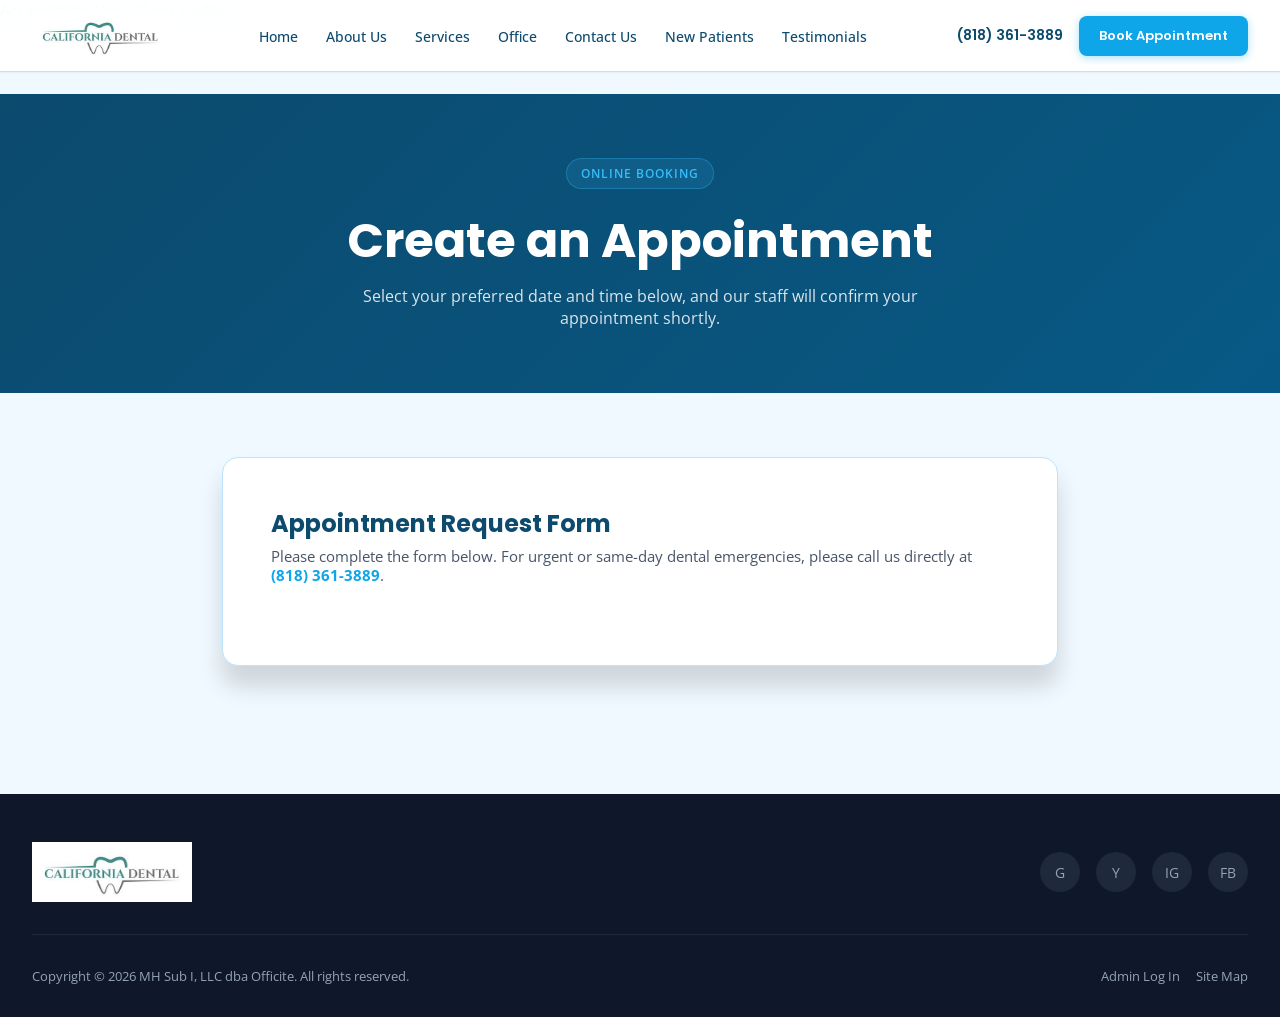
<file: appointment.html>
<!DOCTYPE html>
<html lang="en">
<head>
  <meta charset="utf-8">
  <meta name="viewport" content="width=device-width, initial-scale=1">
  <title>Appointment Request — California Dental | San Fernando, CA</title>
  <meta name="description" content="Request a dental appointment online with California Dental in San Fernando, CA. Select your preferred date and time.">
  <link rel="canonical" href="https://www.california-dental.net/appointment" />
  <link rel="shortcut icon" href="https://cdcssl.ibsrv.net/ibimg/smb/16x16_80/webmgr/0v/0/l/5e7abb1abc600_IGLogo.png.webp" type="image/x-icon" />

  <link rel="preconnect" href="https://fonts.googleapis.com">
  <link rel="preconnect" href="https://fonts.gstatic.com" crossorigin>
  <link href="https://fonts.googleapis.com/css2?family=Open+Sans:wght@300;400;500;600;700&family=Poppins:wght@400;500;600;700&display=swap" rel="stylesheet">

  <!-- PRESERVED: Schema.org structured data -->
  <script type="application/ld+json">
  {"@context":"https://schema.org","@type":"MedicalBusiness","url":"https://www.california-dental.net","name":"California Dental","description":"San Fernando dentist, California Dental is a local, trusted dental practice offering general and cosmetic dentistry, teeth whitening, implants, veneers & other dental care. Call today to make an appointment!","telephone":"(818) 361-3889","email":"contact@california-dental.net","priceRange":"Call for pricing options","address":{"@type":"PostalAddress","addressLocality":"San Fernando","addressRegion":"CA","postalCode":"91340","streetAddress":"1009 Glenoaks Blvd","addressCountry":"USA"},"sameAs":["https://g.page/r/CWk7m9_or7PLEAE","https://www.yelp.com/biz/california-dental-san-fernando","http://instagram.com/cali.dental","https://www.facebook.com/California-Dental-102701184715709/"],"geo":{"@type":"GeoCoordinates","latitude":34.291094000000001,"longitude":-118.429474},"logo":"https://www.california-dental.net/storage/app/media/cali-logo1.jpg","openingHoursSpecification":[{"@type":"OpeningHoursSpecification","dayOfWeek":["Monday","Tuesday","Wednesday","Thursday","Friday"],"opens":"09:00","closes":"17:00"}]}
  </script>

  <style>
    :root {
      --color-primary: #0EA5E9; --color-on-primary: #0F172A; --color-secondary: #38BDF8;
      --color-background: #F0F9FF; --color-foreground: #0C4A6E; --color-card: #FFFFFF;
      --color-muted: #E8F2F8; --color-muted-fg: #475569; --color-border: #BAE6FD;
      --color-destructive: #DC2626; --shadow-sm: 0 1px 2px rgba(0,0,0,.05);
      --shadow-md: 0 4px 6px rgba(0,0,0,.10); --shadow-lg: 0 10px 15px rgba(0,0,0,.10);
      --shadow-xl: 0 20px 25px rgba(0,0,0,.15); --space-xs: 4px; --space-sm: 8px;
      --space-md: 16px; --space-lg: 24px; --space-xl: 32px; --space-2xl: 48px; --space-3xl: 64px;
      --font-heading: 'Poppins', sans-serif; --font-body: 'Open Sans', sans-serif;
      --nav-h: 72px; --transition: 200ms ease;
    }
    *, *::before, *::after { box-sizing: border-box; margin: 0; padding: 0; }
    html { scroll-behavior: smooth; }
    body { font-family: var(--font-body); color: var(--color-foreground); background: var(--color-background); -webkit-font-smoothing: antialiased; }
    a { text-decoration: none; color: inherit; }
    ul { list-style: none; }
    img { display: block; max-width: 100%; }

    /* Navbar */
    .navbar { position: fixed; top: 0; left: 0; right: 0; z-index: 1000; height: var(--nav-h); background: rgba(255,255,255,0.96); backdrop-filter: blur(12px); border-bottom: 1px solid var(--color-border); box-shadow: var(--shadow-sm); }
    .navbar__inner { max-width: 1280px; margin: 0 auto; height: 100%; padding: 0 var(--space-xl); display: flex; align-items: center; gap: var(--space-xl); }
    .navbar__logo img { height: 52px; width: auto; object-fit: contain; }
    .navbar__nav { flex: 1; display: flex; align-items: center; justify-content: center; gap: 4px; }
    .navbar__nav a { font-size: 14px; font-weight: 500; color: var(--color-foreground); padding: 8px 12px; border-radius: 6px; transition: all var(--transition); }
    .navbar__nav a:hover, .navbar__nav a.active { color: var(--color-primary); background: rgba(14,165,233,.07); }
    .navbar__right { display: flex; align-items: center; gap: var(--space-md); }
    .navbar__phone { font-family: var(--font-heading); font-size: 14px; font-weight: 600; color: var(--color-foreground); }
    .navbar__cta { display: inline-flex; align-items: center; gap: 6px; background: var(--color-primary); color: #fff; font-family: var(--font-heading); font-size: 13px; font-weight: 600; padding: 10px 20px; border-radius: 8px; box-shadow: 0 2px 8px rgba(14,165,233,.35); }
    
    .navbar__hamburger { display: none; flex-direction: column; gap: 5px; width: 36px; height: 36px; padding: 4px; background: none; border: none; cursor: pointer; margin-left: auto; }
    .navbar__hamburger span { display: block; height: 2px; background: var(--color-foreground); border-radius: 2px; }
    .navbar__drawer { display: none; position: fixed; top: var(--nav-h); left: 0; right: 0; background: #fff; border-bottom: 1px solid var(--color-border); padding: var(--space-md) var(--space-xl); z-index: 999; flex-direction: column; gap: 4px; }
    .navbar__drawer.open { display: flex; }
    .navbar__drawer a { font-size: 15px; font-weight: 500; padding: 12px 8px; border-bottom: 1px solid var(--color-muted); }

    /* Page Banner */
    .page-banner { margin-top: var(--nav-h); background: linear-gradient(135deg, #0C4A6E 0%, #075985 100%); color: #fff; padding: var(--space-3xl) var(--space-xl); text-align: center; }
    .banner__eyebrow { display: inline-flex; align-items: center; gap: 6px; font-size: 12px; font-weight: 600; text-transform: uppercase; letter-spacing: .08em; color: #38BDF8; background: rgba(56, 189, 248, 0.12); border: 1px solid rgba(56, 189, 248, 0.3); padding: 6px 14px; border-radius: 100px; margin-bottom: var(--space-md); }
    .banner__title { font-family: var(--font-heading); font-size: clamp(2rem, 4vw, 3rem); font-weight: 700; }
    .banner__subtitle { font-size: 16px; color: rgba(255,255,255,0.85); margin-top: var(--space-sm); max-width: 600px; margin-left: auto; margin-right: auto; }

    .section { max-width: 900px; margin: 0 auto; padding: var(--space-3xl) var(--space-xl); }
    .form-card { background: #fff; border: 1px solid var(--color-border); border-radius: 16px; padding: var(--space-2xl); box-shadow: var(--shadow-xl); }

    /* Footer */
    .site-footer { background: #0F172A; color: #94A3B8; padding: var(--space-2xl) var(--space-xl) var(--space-xl); font-size: 14px; margin-top: var(--space-3xl); }
    .footer-inner { max-width: 1280px; margin: 0 auto; display: flex; flex-direction: column; gap: var(--space-xl); }
    .footer-top { display: flex; align-items: center; justify-content: space-between; flex-wrap: wrap; gap: var(--space-lg); padding-bottom: var(--space-xl); border-bottom: 1px solid #1E293B; }
    .footer-socials { display: flex; gap: var(--space-md); }
    .footer-social-link { width: 40px; height: 40px; border-radius: 50%; background: #1E293B; color: #94A3B8; display: flex; align-items: center; justify-content: center; }
    .footer-bottom { display: flex; justify-content: space-between; flex-wrap: wrap; gap: var(--space-md); font-size: 13px; }

    @media (max-width: 1024px) {
      .navbar__nav, .navbar__right .navbar__cta { display: none; }
      .navbar__hamburger { display: flex; }
    }
  </style>
  <link rel="stylesheet" href="assets/css/protect.css">
</head>
<body>

  <!-- PRESERVED: Officite ADA Accessibility Toolbar -->
  <div id="ada-modal-on" class="ada_modal" style="display:none;">
    <div class="ada_modal--container">
      <p class="ada_modal--description">Would you like to switch to the accessible version of this site?</p>
      <a href="#" tabindex="0" class="ada_modal--link" title="Go to accessible site" data-action="accessible">Go to accessible site</a>
      <a href="#" tabindex="1" class="ada_modal--close" title="Close modal window" data-action="close"><span>Close modal window</span></a>
    </div>
  </div>
  <div id="ada-modal-off" class="ada_modal" style="display:none;">
    <div class="ada_modal--container">
      <p class="ada_modal--description">Don't need the accessible version of this site?</p>
      <a href="#" tabindex="0" class="ada_modal--link" title="Hide the accessibility button" data-action="remove-accessible">Hide the accessibility button</a>
      <a href="#" tabindex="1" class="ada_modal--close" title="Close modal window" data-action="close"><span>Close modal window</span></a>
    </div>
  </div>
  <div id="ada-toolbar" class="ada_toolbar bottom" style="display:none;">
    <div class="ada_toolbar--content">
      <a href="#" data-modal-id="ada-modal-on" data-action="modal" class="ada_toolbar--opener" title="Accessibility View" tabindex="0">Accessibility View</a>
      <a href="#" data-modal-id="ada-modal-off" data-action="modal" class="ada_toolbar--close" title="Close toolbar" tabindex="0"><span>Close toolbar</span></a>
    </div>
  </div>

  <!-- Navbar -->
  <nav class="navbar" id="navbar">
    <div class="navbar__inner">
      <a href="index.html" class="navbar__logo">
        <img src="assets/images/cali-logo1.jpg" alt="California Dental logo" width="198" height="75">
      </a>
      <ul class="navbar__nav">
        <li><a href="index.html">Home</a></li>
        <li><a href="ourteam.html">About Us</a></li>
        <li><a href="dental-services.html">Services</a></li>
        <li><a href="our-location.html">Office</a></li>
        <li><a href="contact.html">Contact Us</a></li>
        <li><a href="new-patients.html">New Patients</a></li>
        <li><a href="testimonials.html">Testimonials</a></li>
      </ul>
      <div class="navbar__right">
        <a href="tel:(818) 361-3889" class="navbar__phone">(818) 361-3889</a>
        <a href="appointment.html" class="navbar__cta" aria-current="page">Book Appointment</a>
      </div>
      <button class="navbar__hamburger" id="hamburger-btn" aria-label="Open menu"><span></span><span></span><span></span></button>
    </div>
  </nav>

  <div class="navbar__drawer" id="mobile-drawer">
    <a href="index.html">Home</a>
    <a href="ourteam.html">About Us</a>
    <a href="dental-services.html">Services</a>
    <a href="our-location.html">Office</a>
    <a href="contact.html">Contact Us</a>
    <a href="new-patients.html">New Patients</a>
    <a href="testimonials.html">Testimonials</a>
    <a href="appointment.html" class="navbar__cta" style="justify-content:center;margin-top:8px;">Book Appointment</a>
  </div>

  <!-- Page Banner -->
  <header class="page-banner">
    <span class="banner__eyebrow">Online Booking</span>
    <h1 class="banner__title">Create an Appointment</h1>
    <p class="banner__subtitle">Select your preferred date and time below, and our staff will confirm your appointment shortly.</p>
  </header>

  <main class="section">
    <div class="form-card">
      <h2 style="font-family: var(--font-heading); font-size: 24px; color: var(--color-foreground); margin-bottom: 6px;">Appointment Request Form</h2>
      <p style="font-size: 14.5px; color: var(--color-muted-fg); margin-bottom: var(--space-xl);">Please complete the form below. For urgent or same-day dental emergencies, please call us directly at <a href="tel:(818) 361-3889" style="color: var(--color-primary); font-weight: 700;">(818) 361-3889</a>.</p>

      <!-- PRESERVED: Dynamic Appointment Request SMB Leads Form Script & Target Container -->
      <script data-cfasync="false">
      (function (s, o, h, g, r, a, m) {
        a = s.createElement(o); m = s.getElementsByTagName(h)[0];
        a.async = 1; a.src = g; m.appendChild(a);
      })(document, 'script', 'head', "https://smbleads.ibsmb.com/v1/leads/create_form/fsK6307EgcDh80ZkYFhXBpnM");
      </script>
      <div class="leadForm_fsK6307EgcDh80ZkYFhXBpnM" data-control="form" data-template-id="custom-website-custom-template"></div>
    </div>
  </main>

  <!-- Footer -->
  <footer class="site-footer">
    <div class="footer-inner">
      <div class="footer-top">
        <img src="assets/images/cali-logo1.jpg" alt="California Dental Logo" width="160" height="60">
        <div class="footer-socials">
          <a href="https://g.page/r/CWk7m9_or7PLEAE" target="_blank" class="footer-social-link" aria-label="Google">G</a>
          <a href="https://www.yelp.com/biz/california-dental-san-fernando" target="_blank" class="footer-social-link" aria-label="Yelp">Y</a>
          <a href="http://instagram.com/cali.dental" target="_blank" class="footer-social-link" aria-label="Instagram">IG</a>
          <a href="https://www.facebook.com/California-Dental-102701184715709/" target="_blank" class="footer-social-link" aria-label="Facebook">FB</a>
        </div>
      </div>
      <div class="footer-bottom">
        <div>Copyright &copy; 2026 MH Sub I, LLC dba Officite. All rights reserved.</div>
        <div style="display:flex; gap: 16px;">
          <a href="https://secure.officite.com" target="_blank">Admin Log In</a>
          <a href="https://www.california-dental.net/sitemap">Site Map</a>
        </div>
      </div>
    </div>
  </footer>

  <script>
    var hamburgerBtn = document.getElementById('hamburger-btn');
    var drawer = document.getElementById('mobile-drawer');
    hamburgerBtn.addEventListener('click', function () { drawer.classList.toggle('open'); });

    +function() {
      "use strict";
      window.onload = function() { var t = document.getElementById("ada-toolbar"); if (t) t.style.display = "block"; };
      var activeModal = null, toggleModal = function(id) {
        id = (typeof id !== 'undefined') ? id : null;
        if (activeModal) activeModal.style.display = "none";
        if (id) { activeModal = document.getElementById(id); activeModal.style.display = "block"; }
      };
      var modals = document.querySelectorAll("[data-action=modal]");
      for (var i = 0; i < modals.length; i++) {
        modals[i].addEventListener('click', function(e) { e.preventDefault(); toggleModal(this.getAttribute("data-modal-id")); });
      }
      var accBtn = document.querySelector("[data-action=accessible]");
      if (accBtn) accBtn.addEventListener("click", function() { window.location.href = "?ada_mode=1"; });
      var closeBtns = document.querySelectorAll("[data-action=close]");
      for (var j = 0; j < closeBtns.length; j++) {
        closeBtns[j].addEventListener("click", function(e) { e.preventDefault(); toggleModal(); });
      }
    }();
  </script>
  <script src="assets/js/protect.js"></script>
</body>
</html>
</file>
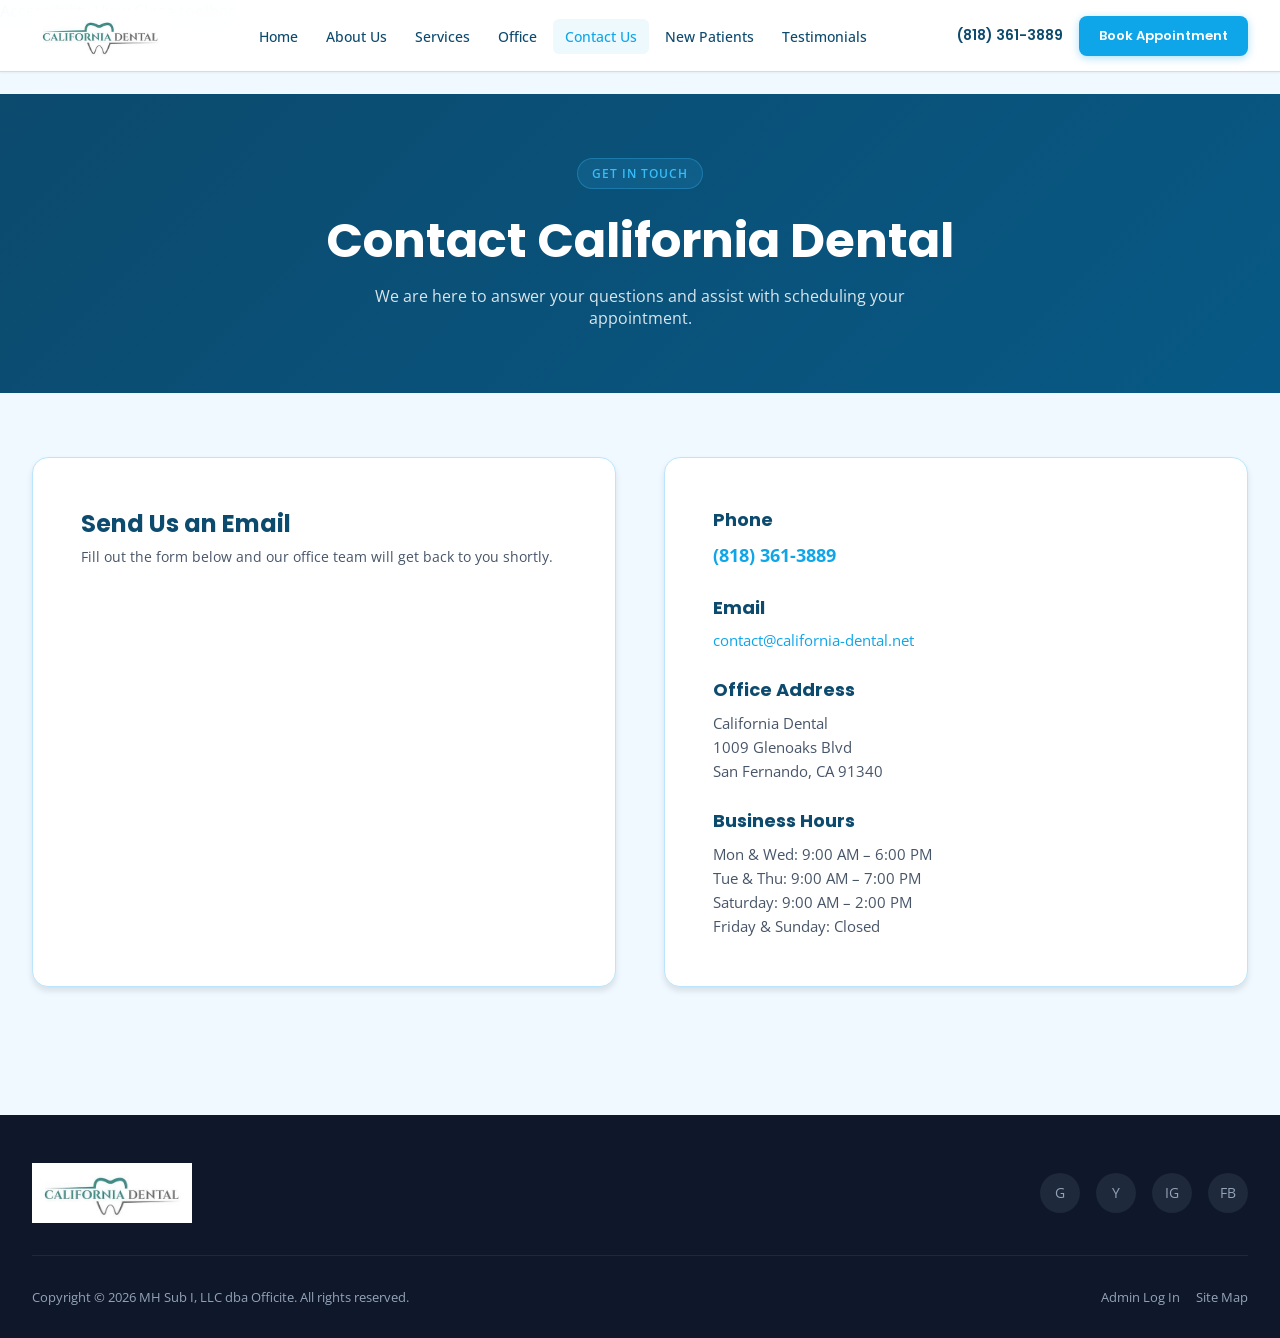
<file: contact.html>
<!DOCTYPE html>
<html lang="en">
<head>
  <meta charset="utf-8">
  <meta name="viewport" content="width=device-width, initial-scale=1">
  <title>Contact Us — California Dental | San Fernando, CA</title>
  <meta name="description" content="Contact California Dental in San Fernando, CA. Call (818) 361-3889 or send us a message online to schedule your dental visit.">
  <link rel="canonical" href="https://www.california-dental.net/contact" />
  <link rel="shortcut icon" href="https://cdcssl.ibsrv.net/ibimg/smb/16x16_80/webmgr/0v/0/l/5e7abb1abc600_IGLogo.png.webp" type="image/x-icon" />

  <link rel="preconnect" href="https://fonts.googleapis.com">
  <link rel="preconnect" href="https://fonts.gstatic.com" crossorigin>
  <link href="https://fonts.googleapis.com/css2?family=Open+Sans:wght@300;400;500;600;700&family=Poppins:wght@400;500;600;700&display=swap" rel="stylesheet">

  <!-- PRESERVED: Schema.org structured data -->
  <script type="application/ld+json">
  {"@context":"https://schema.org","@type":"MedicalBusiness","url":"https://www.california-dental.net","name":"California Dental","description":"San Fernando dentist, California Dental is a local, trusted dental practice offering general and cosmetic dentistry, teeth whitening, implants, veneers & other dental care. Call today to make an appointment!","telephone":"(818) 361-3889","email":"contact@california-dental.net","priceRange":"Call for pricing options","address":{"@type":"PostalAddress","addressLocality":"San Fernando","addressRegion":"CA","postalCode":"91340","streetAddress":"1009 Glenoaks Blvd","addressCountry":"USA"},"sameAs":["https://g.page/r/CWk7m9_or7PLEAE","https://www.yelp.com/biz/california-dental-san-fernando","http://instagram.com/cali.dental","https://www.facebook.com/California-Dental-102701184715709/"],"geo":{"@type":"GeoCoordinates","latitude":34.291094000000001,"longitude":-118.429474},"logo":"https://www.california-dental.net/storage/app/media/cali-logo1.jpg","openingHoursSpecification":[{"@type":"OpeningHoursSpecification","dayOfWeek":["Monday","Tuesday","Wednesday","Thursday","Friday"],"opens":"09:00","closes":"17:00"}]}
  </script>

  <style>
    :root {
      --color-primary: #0EA5E9; --color-on-primary: #0F172A; --color-secondary: #38BDF8;
      --color-background: #F0F9FF; --color-foreground: #0C4A6E; --color-card: #FFFFFF;
      --color-muted: #E8F2F8; --color-muted-fg: #475569; --color-border: #BAE6FD;
      --color-destructive: #DC2626; --shadow-sm: 0 1px 2px rgba(0,0,0,.05);
      --shadow-md: 0 4px 6px rgba(0,0,0,.10); --shadow-lg: 0 10px 15px rgba(0,0,0,.10);
      --shadow-xl: 0 20px 25px rgba(0,0,0,.15); --space-xs: 4px; --space-sm: 8px;
      --space-md: 16px; --space-lg: 24px; --space-xl: 32px; --space-2xl: 48px; --space-3xl: 64px;
      --font-heading: 'Poppins', sans-serif; --font-body: 'Open Sans', sans-serif;
      --nav-h: 72px; --transition: 200ms ease;
    }
    *, *::before, *::after { box-sizing: border-box; margin: 0; padding: 0; }
    html { scroll-behavior: smooth; }
    body { font-family: var(--font-body); color: var(--color-foreground); background: var(--color-background); -webkit-font-smoothing: antialiased; }
    a { text-decoration: none; color: inherit; }
    ul { list-style: none; }
    img { display: block; max-width: 100%; }

    /* Navbar */
    .navbar { position: fixed; top: 0; left: 0; right: 0; z-index: 1000; height: var(--nav-h); background: rgba(255,255,255,0.96); backdrop-filter: blur(12px); border-bottom: 1px solid var(--color-border); box-shadow: var(--shadow-sm); }
    .navbar__inner { max-width: 1280px; margin: 0 auto; height: 100%; padding: 0 var(--space-xl); display: flex; align-items: center; gap: var(--space-xl); }
    .navbar__logo img { height: 52px; width: auto; object-fit: contain; }
    .navbar__nav { flex: 1; display: flex; align-items: center; justify-content: center; gap: 4px; }
    .navbar__nav a { font-size: 14px; font-weight: 500; color: var(--color-foreground); padding: 8px 12px; border-radius: 6px; transition: all var(--transition); }
    .navbar__nav a:hover, .navbar__nav a.active { color: var(--color-primary); background: rgba(14,165,233,.07); }
    .navbar__right { display: flex; align-items: center; gap: var(--space-md); }
    .navbar__phone { font-family: var(--font-heading); font-size: 14px; font-weight: 600; color: var(--color-foreground); }
    .navbar__cta { display: inline-flex; align-items: center; gap: 6px; background: var(--color-primary); color: #fff; font-family: var(--font-heading); font-size: 13px; font-weight: 600; padding: 10px 20px; border-radius: 8px; box-shadow: 0 2px 8px rgba(14,165,233,.35); }
    
    .navbar__hamburger { display: none; flex-direction: column; gap: 5px; width: 36px; height: 36px; padding: 4px; background: none; border: none; cursor: pointer; margin-left: auto; }
    .navbar__hamburger span { display: block; height: 2px; background: var(--color-foreground); border-radius: 2px; }
    .navbar__drawer { display: none; position: fixed; top: var(--nav-h); left: 0; right: 0; background: #fff; border-bottom: 1px solid var(--color-border); padding: var(--space-md) var(--space-xl); z-index: 999; flex-direction: column; gap: 4px; }
    .navbar__drawer.open { display: flex; }
    .navbar__drawer a { font-size: 15px; font-weight: 500; padding: 12px 8px; border-bottom: 1px solid var(--color-muted); }

    /* Page Banner */
    .page-banner { margin-top: var(--nav-h); background: linear-gradient(135deg, #0C4A6E 0%, #075985 100%); color: #fff; padding: var(--space-3xl) var(--space-xl); text-align: center; }
    .banner__eyebrow { display: inline-flex; align-items: center; gap: 6px; font-size: 12px; font-weight: 600; text-transform: uppercase; letter-spacing: .08em; color: #38BDF8; background: rgba(56, 189, 248, 0.12); border: 1px solid rgba(56, 189, 248, 0.3); padding: 6px 14px; border-radius: 100px; margin-bottom: var(--space-md); }
    .banner__title { font-family: var(--font-heading); font-size: clamp(2rem, 4vw, 3rem); font-weight: 700; }
    .banner__subtitle { font-size: 16px; color: rgba(255,255,255,0.85); margin-top: var(--space-sm); max-width: 600px; margin-left: auto; margin-right: auto; }

    .section { max-width: 1280px; margin: 0 auto; padding: var(--space-3xl) var(--space-xl); }
    .contact-grid { display: grid; grid-template-columns: 1fr 1fr; gap: var(--space-2xl); }
    .form-card { background: #fff; border: 1px solid var(--color-border); border-radius: 16px; padding: var(--space-2xl); box-shadow: var(--shadow-md); }
    .details-card { background: #fff; border: 1px solid var(--color-border); border-radius: 16px; padding: var(--space-2xl); box-shadow: var(--shadow-md); display: flex; flex-direction: column; gap: var(--space-lg); }

    .detail-box { font-size: 15px; color: var(--color-muted-fg); line-height: 1.6; }
    .detail-box h3 { font-family: var(--font-heading); font-size: 18px; color: var(--color-foreground); margin-bottom: 6px; }

    /* Footer */
    .site-footer { background: #0F172A; color: #94A3B8; padding: var(--space-2xl) var(--space-xl) var(--space-xl); font-size: 14px; margin-top: var(--space-3xl); }
    .footer-inner { max-width: 1280px; margin: 0 auto; display: flex; flex-direction: column; gap: var(--space-xl); }
    .footer-top { display: flex; align-items: center; justify-content: space-between; flex-wrap: wrap; gap: var(--space-lg); padding-bottom: var(--space-xl); border-bottom: 1px solid #1E293B; }
    .footer-socials { display: flex; gap: var(--space-md); }
    .footer-social-link { width: 40px; height: 40px; border-radius: 50%; background: #1E293B; color: #94A3B8; display: flex; align-items: center; justify-content: center; }
    .footer-bottom { display: flex; justify-content: space-between; flex-wrap: wrap; gap: var(--space-md); font-size: 13px; }

    @media (max-width: 1024px) {
      .navbar__nav, .navbar__right .navbar__cta { display: none; }
      .navbar__hamburger { display: flex; }
      .contact-grid { grid-template-columns: 1fr; }
    }
  </style>
  <link rel="stylesheet" href="assets/css/protect.css">
</head>
<body>

  <!-- PRESERVED: Officite ADA Accessibility Toolbar -->
  <div id="ada-modal-on" class="ada_modal" style="display:none;">
    <div class="ada_modal--container">
      <p class="ada_modal--description">Would you like to switch to the accessible version of this site?</p>
      <a href="#" tabindex="0" class="ada_modal--link" title="Go to accessible site" data-action="accessible">Go to accessible site</a>
      <a href="#" tabindex="1" class="ada_modal--close" title="Close modal window" data-action="close"><span>Close modal window</span></a>
    </div>
  </div>
  <div id="ada-modal-off" class="ada_modal" style="display:none;">
    <div class="ada_modal--container">
      <p class="ada_modal--description">Don't need the accessible version of this site?</p>
      <a href="#" tabindex="0" class="ada_modal--link" title="Hide the accessibility button" data-action="remove-accessible">Hide the accessibility button</a>
      <a href="#" tabindex="1" class="ada_modal--close" title="Close modal window" data-action="close"><span>Close modal window</span></a>
    </div>
  </div>
  <div id="ada-toolbar" class="ada_toolbar bottom" style="display:none;">
    <div class="ada_toolbar--content">
      <a href="#" data-modal-id="ada-modal-on" data-action="modal" class="ada_toolbar--opener" title="Accessibility View" tabindex="0">Accessibility View</a>
      <a href="#" data-modal-id="ada-modal-off" data-action="modal" class="ada_toolbar--close" title="Close toolbar" tabindex="0"><span>Close toolbar</span></a>
    </div>
  </div>

  <!-- Navbar -->
  <nav class="navbar" id="navbar">
    <div class="navbar__inner">
      <a href="index.html" class="navbar__logo">
        <img src="assets/images/cali-logo1.jpg" alt="California Dental logo" width="198" height="75">
      </a>
      <ul class="navbar__nav">
        <li><a href="index.html">Home</a></li>
        <li><a href="ourteam.html">About Us</a></li>
        <li><a href="dental-services.html">Services</a></li>
        <li><a href="our-location.html">Office</a></li>
        <li><a href="contact.html" class="active" aria-current="page">Contact Us</a></li>
        <li><a href="new-patients.html">New Patients</a></li>
        <li><a href="testimonials.html">Testimonials</a></li>
      </ul>
      <div class="navbar__right">
        <a href="tel:(818) 361-3889" class="navbar__phone">(818) 361-3889</a>
        <a href="appointment.html" class="navbar__cta">Book Appointment</a>
      </div>
      <button class="navbar__hamburger" id="hamburger-btn" aria-label="Open menu"><span></span><span></span><span></span></button>
    </div>
  </nav>

  <div class="navbar__drawer" id="mobile-drawer">
    <a href="index.html">Home</a>
    <a href="ourteam.html">About Us</a>
    <a href="dental-services.html">Services</a>
    <a href="our-location.html">Office</a>
    <a href="contact.html" aria-current="page">Contact Us</a>
    <a href="new-patients.html">New Patients</a>
    <a href="testimonials.html">Testimonials</a>
    <a href="appointment.html" class="navbar__cta" style="justify-content:center;margin-top:8px;">Book Appointment</a>
  </div>

  <!-- Page Banner -->
  <header class="page-banner">
    <span class="banner__eyebrow">Get In Touch</span>
    <h1 class="banner__title">Contact California Dental</h1>
    <p class="banner__subtitle">We are here to answer your questions and assist with scheduling your appointment.</p>
  </header>

  <main class="section">
    <div class="contact-grid">
      <!-- Form Column (PRESERVED SMB LEADS FORM) -->
      <div class="form-card">
        <h2 style="font-family: var(--font-heading); font-size: 24px; color: var(--color-foreground); margin-bottom: 6px;">Send Us an Email</h2>
        <p style="font-size: 14px; color: var(--color-muted-fg); margin-bottom: var(--space-lg);">Fill out the form below and our office team will get back to you shortly.</p>

        <!-- PRESERVED: Dynamic Contact Form SMB Leads Script & Container -->
        <script data-cfasync="false">
        (function (s, o, h, g, r, a, m) {
          a = s.createElement(o); m = s.getElementsByTagName(h)[0];
          a.async = 1; a.src = g; m.appendChild(a);
        })(document, 'script', 'head', "https://smbleads.ibsmb.com/v1/leads/create_form/V8aCEXX2jQ3eucsnZYTpS0LL");
        </script>
        <div class="leadForm_V8aCEXX2jQ3eucsnZYTpS0LL" data-control="form" data-template-id="custom-website-custom-template"></div>
      </div>

      <!-- Details Column -->
      <div class="details-card">
        <div class="detail-box">
          <h3>Phone</h3>
          <p><a href="tel:(818) 361-3889" style="color: var(--color-primary); font-size: 18px; font-weight: 700;">(818) 361-3889</a></p>
        </div>

        <div class="detail-box">
          <h3>Email</h3>
          <p><a href="mailto:contact@california-dental.net" style="color: var(--color-primary);">contact@california-dental.net</a></p>
        </div>

        <div class="detail-box">
          <h3>Office Address</h3>
          <p>California Dental<br>1009 Glenoaks Blvd<br>San Fernando, CA 91340</p>
        </div>

        <div class="detail-box">
          <h3>Business Hours</h3>
          <p>Mon &amp; Wed: 9:00 AM – 6:00 PM<br>Tue &amp; Thu: 9:00 AM – 7:00 PM<br>Saturday: 9:00 AM – 2:00 PM<br>Friday &amp; Sunday: Closed</p>
        </div>
      </div>
    </div>
  </main>

  <!-- Footer -->
  <footer class="site-footer">
    <div class="footer-inner">
      <div class="footer-top">
        <img src="assets/images/cali-logo1.jpg" alt="California Dental Logo" width="160" height="60">
        <div class="footer-socials">
          <a href="https://g.page/r/CWk7m9_or7PLEAE" target="_blank" class="footer-social-link" aria-label="Google">G</a>
          <a href="https://www.yelp.com/biz/california-dental-san-fernando" target="_blank" class="footer-social-link" aria-label="Yelp">Y</a>
          <a href="http://instagram.com/cali.dental" target="_blank" class="footer-social-link" aria-label="Instagram">IG</a>
          <a href="https://www.facebook.com/California-Dental-102701184715709/" target="_blank" class="footer-social-link" aria-label="Facebook">FB</a>
        </div>
      </div>
      <div class="footer-bottom">
        <div>Copyright &copy; 2026 MH Sub I, LLC dba Officite. All rights reserved.</div>
        <div style="display:flex; gap: 16px;">
          <a href="https://secure.officite.com" target="_blank">Admin Log In</a>
          <a href="https://www.california-dental.net/sitemap">Site Map</a>
        </div>
      </div>
    </div>
  </footer>

  <script>
    var hamburgerBtn = document.getElementById('hamburger-btn');
    var drawer = document.getElementById('mobile-drawer');
    hamburgerBtn.addEventListener('click', function () { drawer.classList.toggle('open'); });

    +function() {
      "use strict";
      window.onload = function() { var t = document.getElementById("ada-toolbar"); if (t) t.style.display = "block"; };
      var activeModal = null, toggleModal = function(id) {
        id = (typeof id !== 'undefined') ? id : null;
        if (activeModal) activeModal.style.display = "none";
        if (id) { activeModal = document.getElementById(id); activeModal.style.display = "block"; }
      };
      var modals = document.querySelectorAll("[data-action=modal]");
      for (var i = 0; i < modals.length; i++) {
        modals[i].addEventListener('click', function(e) { e.preventDefault(); toggleModal(this.getAttribute("data-modal-id")); });
      }
      var accBtn = document.querySelector("[data-action=accessible]");
      if (accBtn) accBtn.addEventListener("click", function() { window.location.href = "?ada_mode=1"; });
      var closeBtns = document.querySelectorAll("[data-action=close]");
      for (var j = 0; j < closeBtns.length; j++) {
        closeBtns[j].addEventListener("click", function(e) { e.preventDefault(); toggleModal(); });
      }
    }();
  </script>
  <script src="assets/js/protect.js"></script>
</body>
</html>
</file>
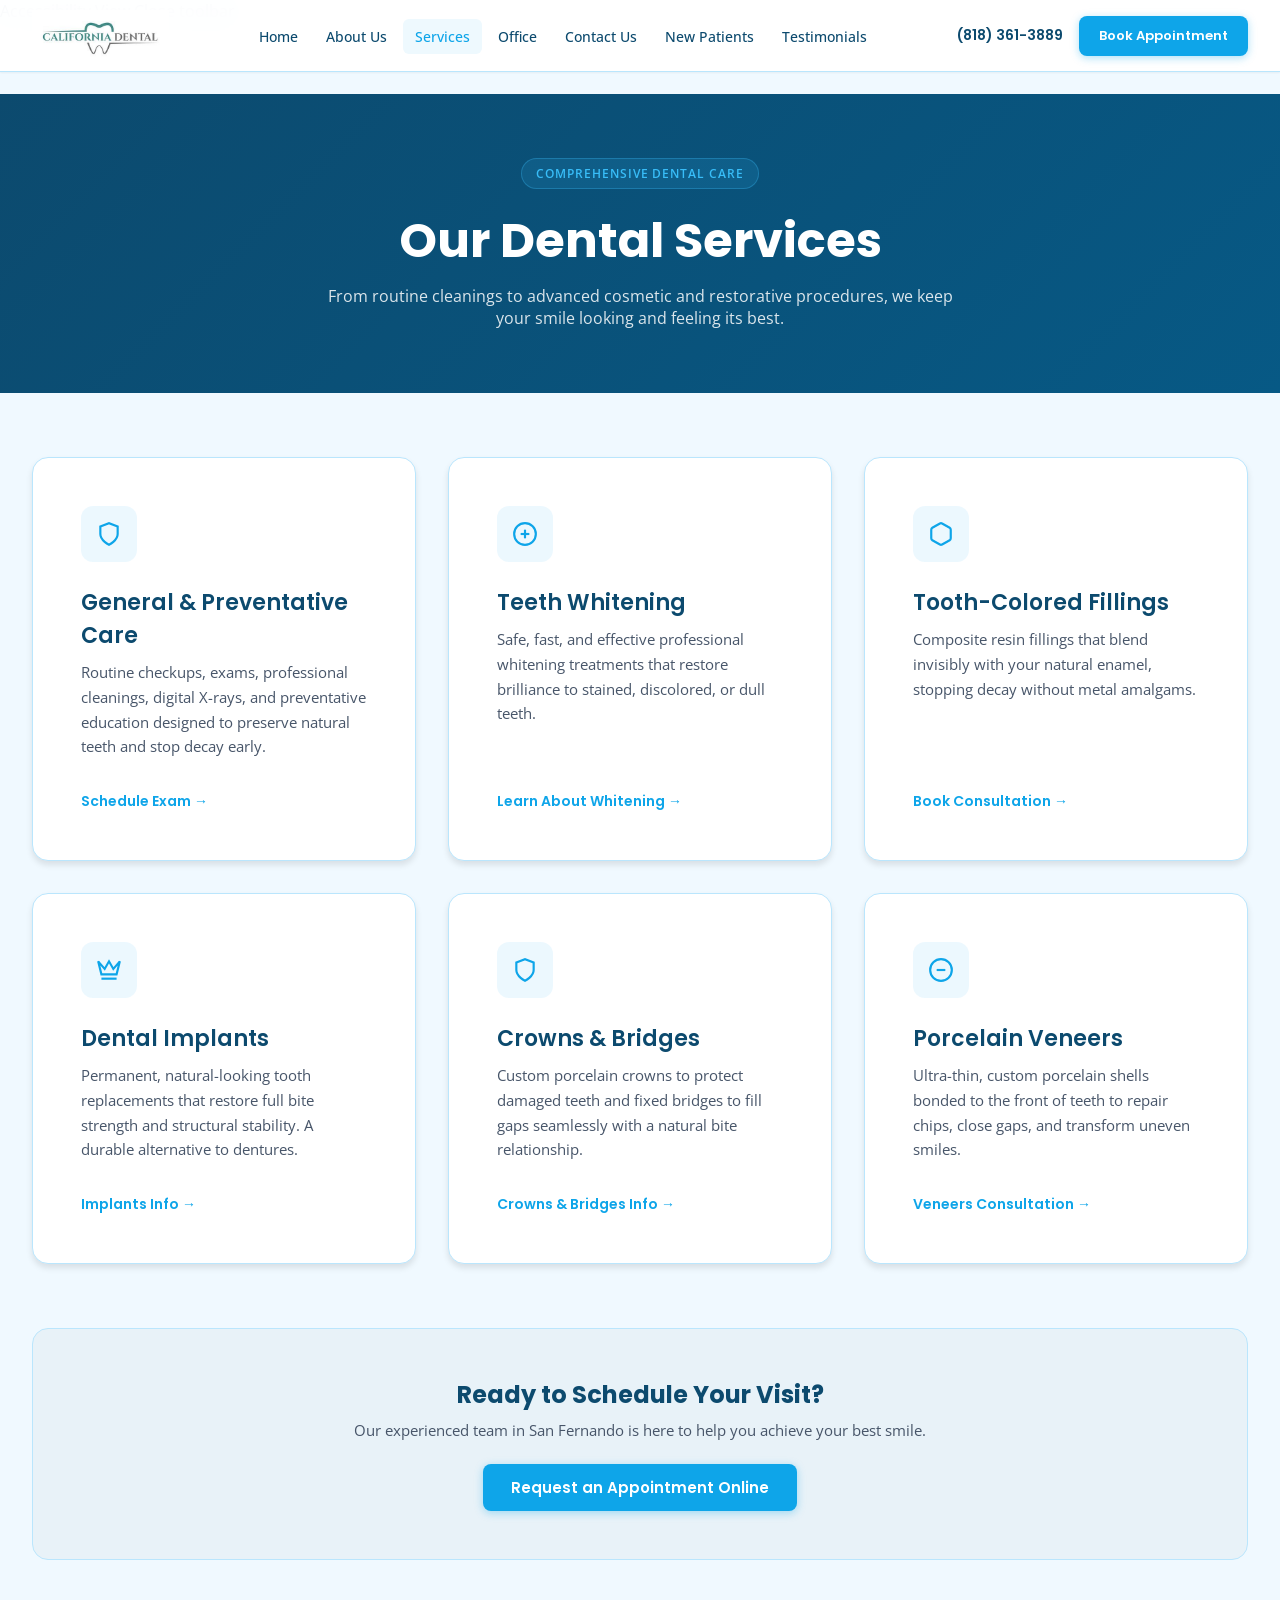
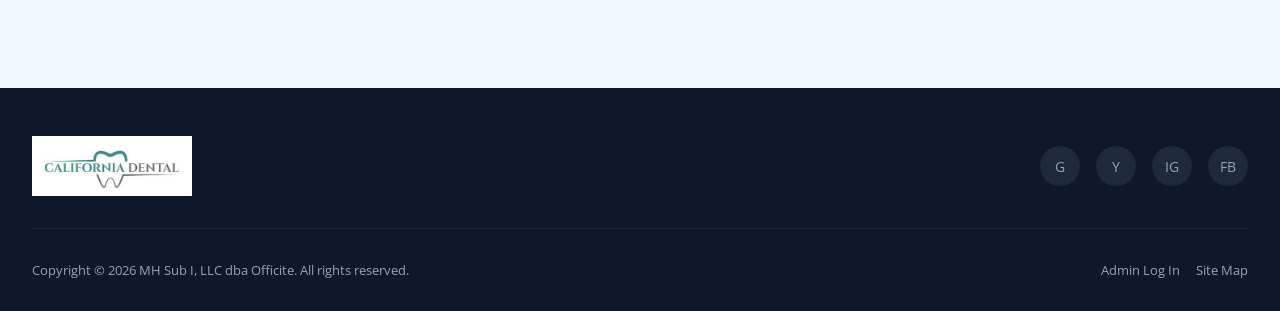
<file: dental-services.html>
<!DOCTYPE html>
<html lang="en">
<head>
  <meta charset="utf-8">
  <meta name="viewport" content="width=device-width, initial-scale=1">
  <title>Dental Services — California Dental | San Fernando, CA</title>
  <meta name="description" content="Explore general dentistry, cosmetic dentistry, teeth whitening, implants, fillings, crowns & bridges, veneers, and Invisalign at California Dental in San Fernando.">
  <link rel="canonical" href="https://www.california-dental.net/dental-services" />
  <link rel="shortcut icon" href="https://cdcssl.ibsrv.net/ibimg/smb/16x16_80/webmgr/0v/0/l/5e7abb1abc600_IGLogo.png.webp" type="image/x-icon" />

  <link rel="preconnect" href="https://fonts.googleapis.com">
  <link rel="preconnect" href="https://fonts.gstatic.com" crossorigin>
  <link href="https://fonts.googleapis.com/css2?family=Open+Sans:wght@300;400;500;600;700&family=Poppins:wght@400;500;600;700&display=swap" rel="stylesheet">

  <!-- PRESERVED: Schema.org structured data -->
  <script type="application/ld+json">
  {"@context":"https://schema.org","@type":"MedicalBusiness","url":"https://www.california-dental.net","name":"California Dental","description":"San Fernando dentist, California Dental is a local, trusted dental practice offering general and cosmetic dentistry, teeth whitening, implants, veneers & other dental care. Call today to make an appointment!","telephone":"(818) 361-3889","email":"contact@california-dental.net","priceRange":"Call for pricing options","address":{"@type":"PostalAddress","addressLocality":"San Fernando","addressRegion":"CA","postalCode":"91340","streetAddress":"1009 Glenoaks Blvd","addressCountry":"USA"},"sameAs":["https://g.page/r/CWk7m9_or7PLEAE","https://www.yelp.com/biz/california-dental-san-fernando","http://instagram.com/cali.dental","https://www.facebook.com/California-Dental-102701184715709/"],"geo":{"@type":"GeoCoordinates","latitude":34.291094000000001,"longitude":-118.429474},"logo":"https://www.california-dental.net/storage/app/media/cali-logo1.jpg","openingHoursSpecification":[{"@type":"OpeningHoursSpecification","dayOfWeek":["Monday","Tuesday","Wednesday","Thursday","Friday"],"opens":"09:00","closes":"17:00"}]}
  </script>

  <style>
    :root {
      --color-primary: #0EA5E9; --color-on-primary: #0F172A; --color-secondary: #38BDF8;
      --color-background: #F0F9FF; --color-foreground: #0C4A6E; --color-card: #FFFFFF;
      --color-muted: #E8F2F8; --color-muted-fg: #475569; --color-border: #BAE6FD;
      --color-destructive: #DC2626; --shadow-sm: 0 1px 2px rgba(0,0,0,.05);
      --shadow-md: 0 4px 6px rgba(0,0,0,.10); --shadow-lg: 0 10px 15px rgba(0,0,0,.10);
      --shadow-xl: 0 20px 25px rgba(0,0,0,.15); --space-xs: 4px; --space-sm: 8px;
      --space-md: 16px; --space-lg: 24px; --space-xl: 32px; --space-2xl: 48px; --space-3xl: 64px;
      --font-heading: 'Poppins', sans-serif; --font-body: 'Open Sans', sans-serif;
      --nav-h: 72px; --transition: 200ms ease;
    }
    *, *::before, *::after { box-sizing: border-box; margin: 0; padding: 0; }
    html { scroll-behavior: smooth; }
    body { font-family: var(--font-body); color: var(--color-foreground); background: var(--color-background); -webkit-font-smoothing: antialiased; }
    a { text-decoration: none; color: inherit; }
    ul { list-style: none; }
    img { display: block; max-width: 100%; }

    /* Navbar */
    .navbar { position: fixed; top: 0; left: 0; right: 0; z-index: 1000; height: var(--nav-h); background: rgba(255,255,255,0.96); backdrop-filter: blur(12px); border-bottom: 1px solid var(--color-border); box-shadow: var(--shadow-sm); }
    .navbar__inner { max-width: 1280px; margin: 0 auto; height: 100%; padding: 0 var(--space-xl); display: flex; align-items: center; gap: var(--space-xl); }
    .navbar__logo img { height: 52px; width: auto; object-fit: contain; }
    .navbar__nav { flex: 1; display: flex; align-items: center; justify-content: center; gap: 4px; }
    .navbar__nav a { font-size: 14px; font-weight: 500; color: var(--color-foreground); padding: 8px 12px; border-radius: 6px; transition: all var(--transition); }
    .navbar__nav a:hover, .navbar__nav a.active { color: var(--color-primary); background: rgba(14,165,233,.07); }
    .navbar__right { display: flex; align-items: center; gap: var(--space-md); }
    .navbar__phone { font-family: var(--font-heading); font-size: 14px; font-weight: 600; color: var(--color-foreground); }
    .navbar__cta { display: inline-flex; align-items: center; gap: 6px; background: var(--color-primary); color: #fff; font-family: var(--font-heading); font-size: 13px; font-weight: 600; padding: 10px 20px; border-radius: 8px; box-shadow: 0 2px 8px rgba(14,165,233,.35); }
    
    .navbar__hamburger { display: none; flex-direction: column; gap: 5px; width: 36px; height: 36px; padding: 4px; background: none; border: none; cursor: pointer; margin-left: auto; }
    .navbar__hamburger span { display: block; height: 2px; background: var(--color-foreground); border-radius: 2px; }
    .navbar__drawer { display: none; position: fixed; top: var(--nav-h); left: 0; right: 0; background: #fff; border-bottom: 1px solid var(--color-border); padding: var(--space-md) var(--space-xl); z-index: 999; flex-direction: column; gap: 4px; }
    .navbar__drawer.open { display: flex; }
    .navbar__drawer a { font-size: 15px; font-weight: 500; padding: 12px 8px; border-bottom: 1px solid var(--color-muted); }

    /* Page Banner */
    .page-banner { margin-top: var(--nav-h); background: linear-gradient(135deg, #0C4A6E 0%, #075985 100%); color: #fff; padding: var(--space-3xl) var(--space-xl); text-align: center; }
    .banner__eyebrow { display: inline-flex; align-items: center; gap: 6px; font-size: 12px; font-weight: 600; text-transform: uppercase; letter-spacing: .08em; color: #38BDF8; background: rgba(56, 189, 248, 0.12); border: 1px solid rgba(56, 189, 248, 0.3); padding: 6px 14px; border-radius: 100px; margin-bottom: var(--space-md); }
    .banner__title { font-family: var(--font-heading); font-size: clamp(2rem, 4vw, 3rem); font-weight: 700; }
    .banner__subtitle { font-size: 16px; color: rgba(255,255,255,0.85); margin-top: var(--space-sm); max-width: 650px; margin-left: auto; margin-right: auto; }

    /* Services Grid */
    .section { max-width: 1280px; margin: 0 auto; padding: var(--space-3xl) var(--space-xl); }
    .services-grid { display: grid; grid-template-columns: repeat(auto-fit, minmax(320px, 1fr)); gap: var(--space-xl); }
    .service-detail-card { background: #fff; border: 1px solid var(--color-border); border-radius: 16px; padding: var(--space-2xl); box-shadow: var(--shadow-md); transition: all 250ms ease; display: flex; flex-direction: column; }
    .service-detail-card:hover { transform: translateY(-4px); box-shadow: var(--shadow-lg); border-color: var(--color-secondary); }
    .service-icon-box { width: 56px; height: 56px; border-radius: 12px; background: rgba(14,165,233,0.08); color: var(--color-primary); display: flex; align-items: center; justify-content: center; margin-bottom: var(--space-lg); }
    .service-title { font-family: var(--font-heading); font-size: 22px; font-weight: 600; color: var(--color-foreground); margin-bottom: var(--space-sm); }
    .service-desc { font-size: 15px; line-height: 1.65; color: var(--color-muted-fg); margin-bottom: var(--space-xl); flex-grow: 1; }
    .service-link { display: inline-flex; align-items: center; gap: 6px; font-family: var(--font-heading); font-size: 14px; font-weight: 600; color: var(--color-primary); }

    /* CTA Section */
    .cta-banner { background: var(--color-muted); border: 1px solid var(--color-border); border-radius: 16px; padding: var(--space-2xl); text-align: center; margin-top: var(--space-3xl); }
    .cta-banner h3 { font-family: var(--font-heading); font-size: 24px; color: var(--color-foreground); margin-bottom: var(--space-sm); }
    .cta-banner p { font-size: 15px; color: var(--color-muted-fg); margin-bottom: var(--space-lg); }

    /* Footer */
    .site-footer { background: #0F172A; color: #94A3B8; padding: var(--space-2xl) var(--space-xl) var(--space-xl); font-size: 14px; margin-top: var(--space-3xl); }
    .footer-inner { max-width: 1280px; margin: 0 auto; display: flex; flex-direction: column; gap: var(--space-xl); }
    .footer-top { display: flex; align-items: center; justify-content: space-between; flex-wrap: wrap; gap: var(--space-lg); padding-bottom: var(--space-xl); border-bottom: 1px solid #1E293B; }
    .footer-socials { display: flex; gap: var(--space-md); }
    .footer-social-link { width: 40px; height: 40px; border-radius: 50%; background: #1E293B; color: #94A3B8; display: flex; align-items: center; justify-content: center; }
    .footer-bottom { display: flex; justify-content: space-between; flex-wrap: wrap; gap: var(--space-md); font-size: 13px; }

    @media (max-width: 1024px) {
      .navbar__nav, .navbar__right .navbar__cta { display: none; }
      .navbar__hamburger { display: flex; }
    }
  </style>
  <link rel="stylesheet" href="assets/css/protect.css">
</head>
<body>

  <!-- PRESERVED: Officite ADA Accessibility Toolbar -->
  <div id="ada-modal-on" class="ada_modal" style="display:none;">
    <div class="ada_modal--container">
      <p class="ada_modal--description">Would you like to switch to the accessible version of this site?</p>
      <a href="#" tabindex="0" class="ada_modal--link" title="Go to accessible site" data-action="accessible">Go to accessible site</a>
      <a href="#" tabindex="1" class="ada_modal--close" title="Close modal window" data-action="close"><span>Close modal window</span></a>
    </div>
  </div>
  <div id="ada-modal-off" class="ada_modal" style="display:none;">
    <div class="ada_modal--container">
      <p class="ada_modal--description">Don't need the accessible version of this site?</p>
      <a href="#" tabindex="0" class="ada_modal--link" title="Hide the accessibility button" data-action="remove-accessible">Hide the accessibility button</a>
      <a href="#" tabindex="1" class="ada_modal--close" title="Close modal window" data-action="close"><span>Close modal window</span></a>
    </div>
  </div>
  <div id="ada-toolbar" class="ada_toolbar bottom" style="display:none;">
    <div class="ada_toolbar--content">
      <a href="#" data-modal-id="ada-modal-on" data-action="modal" class="ada_toolbar--opener" title="Accessibility View" tabindex="0">Accessibility View</a>
      <a href="#" data-modal-id="ada-modal-off" data-action="modal" class="ada_toolbar--close" title="Close toolbar" tabindex="0"><span>Close toolbar</span></a>
    </div>
  </div>

  <!-- Navbar -->
  <nav class="navbar" id="navbar">
    <div class="navbar__inner">
      <a href="index.html" class="navbar__logo">
        <img src="assets/images/cali-logo1.jpg" alt="California Dental logo" width="198" height="75">
      </a>
      <ul class="navbar__nav">
        <li><a href="index.html">Home</a></li>
        <li><a href="ourteam.html">About Us</a></li>
        <li><a href="dental-services.html" class="active" aria-current="page">Services</a></li>
        <li><a href="our-location.html">Office</a></li>
        <li><a href="contact.html">Contact Us</a></li>
        <li><a href="new-patients.html">New Patients</a></li>
        <li><a href="testimonials.html">Testimonials</a></li>
      </ul>
      <div class="navbar__right">
        <a href="tel:(818) 361-3889" class="navbar__phone">(818) 361-3889</a>
        <a href="appointment.html" class="navbar__cta">Book Appointment</a>
      </div>
      <button class="navbar__hamburger" id="hamburger-btn" aria-label="Open menu"><span></span><span></span><span></span></button>
    </div>
  </nav>

  <div class="navbar__drawer" id="mobile-drawer">
    <a href="index.html">Home</a>
    <a href="ourteam.html">About Us</a>
    <a href="dental-services.html" aria-current="page">Services</a>
    <a href="our-location.html">Office</a>
    <a href="contact.html">Contact Us</a>
    <a href="new-patients.html">New Patients</a>
    <a href="testimonials.html">Testimonials</a>
    <a href="appointment.html" class="navbar__cta" style="justify-content:center;margin-top:8px;">Book Appointment</a>
  </div>

  <!-- Page Banner -->
  <header class="page-banner">
    <span class="banner__eyebrow">Comprehensive Dental Care</span>
    <h1 class="banner__title">Our Dental Services</h1>
    <p class="banner__subtitle">From routine cleanings to advanced cosmetic and restorative procedures, we keep your smile looking and feeling its best.</p>
  </header>

  <!-- Services Grid -->
  <main class="section">
    <div class="services-grid">
      <!-- 1 -->
      <div class="service-detail-card">
        <div class="service-icon-box">
          <svg width="26" height="26" viewBox="0 0 24 24" fill="none" stroke="currentColor" stroke-width="2"><path d="M12 22s8-4 8-10V5l-8-3-8 3v7c0 6 8 10 8 10z"/></svg>
        </div>
        <h2 class="service-title">General &amp; Preventative Care</h2>
        <p class="service-desc">Routine checkups, exams, professional cleanings, digital X-rays, and preventative education designed to preserve natural teeth and stop decay early.</p>
        <a href="appointment.html" class="service-link">Schedule Exam &rarr;</a>
      </div>

      <!-- 2 -->
      <div class="service-detail-card">
        <div class="service-icon-box">
          <svg width="26" height="26" viewBox="0 0 24 24" fill="none" stroke="currentColor" stroke-width="2"><circle cx="12" cy="12" r="10"/><line x1="12" y1="8" x2="12" y2="16"/><line x1="8" y1="12" x2="16" y2="12"/></svg>
        </div>
        <h2 class="service-title">Teeth Whitening</h2>
        <p class="service-desc">Safe, fast, and effective professional whitening treatments that restore brilliance to stained, discolored, or dull teeth.</p>
        <a href="appointment.html" class="service-link">Learn About Whitening &rarr;</a>
      </div>

      <!-- 3 -->
      <div class="service-detail-card">
        <div class="service-icon-box">
          <svg width="26" height="26" viewBox="0 0 24 24" fill="none" stroke="currentColor" stroke-width="2"><path d="M21 16V8a2 2 0 0 0-1-1.73l-7-4a2 2 0 0 0-2 0l-7 4A2 2 0 0 0 3 8v8a2 2 0 0 0 1 1.73l7 4a2 2 0 0 0 2 0l7-4A2 2 0 0 0 21 16z"/></svg>
        </div>
        <h2 class="service-title">Tooth-Colored Fillings</h2>
        <p class="service-desc">Composite resin fillings that blend invisibly with your natural enamel, stopping decay without metal amalgams.</p>
        <a href="appointment.html" class="service-link">Book Consultation &rarr;</a>
      </div>

      <!-- 4 -->
      <div class="service-detail-card">
        <div class="service-icon-box">
          <svg width="26" height="26" viewBox="0 0 24 24" fill="none" stroke="currentColor" stroke-width="2"><path d="m2 4 3 12h14l3-12-6 7-4-7-4 7-6-7z"/><path d="M5 20h14"/></svg>
        </div>
        <h2 class="service-title">Dental Implants</h2>
        <p class="service-desc">Permanent, natural-looking tooth replacements that restore full bite strength and structural stability. A durable alternative to dentures.</p>
        <a href="appointment.html" class="service-link">Implants Info &rarr;</a>
      </div>

      <!-- 5 -->
      <div class="service-detail-card">
        <div class="service-icon-box">
          <svg width="26" height="26" viewBox="0 0 24 24" fill="none" stroke="currentColor" stroke-width="2"><path d="M12 22s8-4 8-10V5l-8-3-8 3v7c0 6 8 10 8 10z"/></svg>
        </div>
        <h2 class="service-title">Crowns &amp; Bridges</h2>
        <p class="service-desc">Custom porcelain crowns to protect damaged teeth and fixed bridges to fill gaps seamlessly with a natural bite relationship.</p>
        <a href="appointment.html" class="service-link">Crowns &amp; Bridges Info &rarr;</a>
      </div>

      <!-- 6 -->
      <div class="service-detail-card">
        <div class="service-icon-box">
          <svg width="26" height="26" viewBox="0 0 24 24" fill="none" stroke="currentColor" stroke-width="2"><circle cx="12" cy="12" r="10"/><path d="M8 12h8"/></svg>
        </div>
        <h2 class="service-title">Porcelain Veneers</h2>
        <p class="service-desc">Ultra-thin, custom porcelain shells bonded to the front of teeth to repair chips, close gaps, and transform uneven smiles.</p>
        <a href="appointment.html" class="service-link">Veneers Consultation &rarr;</a>
      </div>
    </div>

    <div class="cta-banner">
      <h3>Ready to Schedule Your Visit?</h3>
      <p>Our experienced team in San Fernando is here to help you achieve your best smile.</p>
      <a href="appointment.html" class="navbar__cta" style="display:inline-block; font-size:15px; padding: 12px 28px;">Request an Appointment Online</a>
    </div>
  </main>

  <!-- Footer -->
  <footer class="site-footer">
    <div class="footer-inner">
      <div class="footer-top">
        <img src="assets/images/cali-logo1.jpg" alt="California Dental Logo" width="160" height="60">
        <div class="footer-socials">
          <a href="https://g.page/r/CWk7m9_or7PLEAE" target="_blank" class="footer-social-link" aria-label="Google">G</a>
          <a href="https://www.yelp.com/biz/california-dental-san-fernando" target="_blank" class="footer-social-link" aria-label="Yelp">Y</a>
          <a href="http://instagram.com/cali.dental" target="_blank" class="footer-social-link" aria-label="Instagram">IG</a>
          <a href="https://www.facebook.com/California-Dental-102701184715709/" target="_blank" class="footer-social-link" aria-label="Facebook">FB</a>
        </div>
      </div>
      <div class="footer-bottom">
        <div>Copyright &copy; 2026 MH Sub I, LLC dba Officite. All rights reserved.</div>
        <div style="display:flex; gap: 16px;">
          <a href="https://secure.officite.com" target="_blank">Admin Log In</a>
          <a href="https://www.california-dental.net/sitemap">Site Map</a>
        </div>
      </div>
    </div>
  </footer>

  <script>
    var hamburgerBtn = document.getElementById('hamburger-btn');
    var drawer = document.getElementById('mobile-drawer');
    hamburgerBtn.addEventListener('click', function () { drawer.classList.toggle('open'); });

    +function() {
      "use strict";
      window.onload = function() { var t = document.getElementById("ada-toolbar"); if (t) t.style.display = "block"; };
      var activeModal = null, toggleModal = function(id) {
        id = (typeof id !== 'undefined') ? id : null;
        if (activeModal) activeModal.style.display = "none";
        if (id) { activeModal = document.getElementById(id); activeModal.style.display = "block"; }
      };
      var modals = document.querySelectorAll("[data-action=modal]");
      for (var i = 0; i < modals.length; i++) {
        modals[i].addEventListener('click', function(e) { e.preventDefault(); toggleModal(this.getAttribute("data-modal-id")); });
      }
      var accBtn = document.querySelector("[data-action=accessible]");
      if (accBtn) accBtn.addEventListener("click", function() { window.location.href = "?ada_mode=1"; });
      var closeBtns = document.querySelectorAll("[data-action=close]");
      for (var j = 0; j < closeBtns.length; j++) {
        closeBtns[j].addEventListener("click", function(e) { e.preventDefault(); toggleModal(); });
      }
    }();
  </script>
  <script src="assets/js/protect.js"></script>
</body>
</html>
</file>
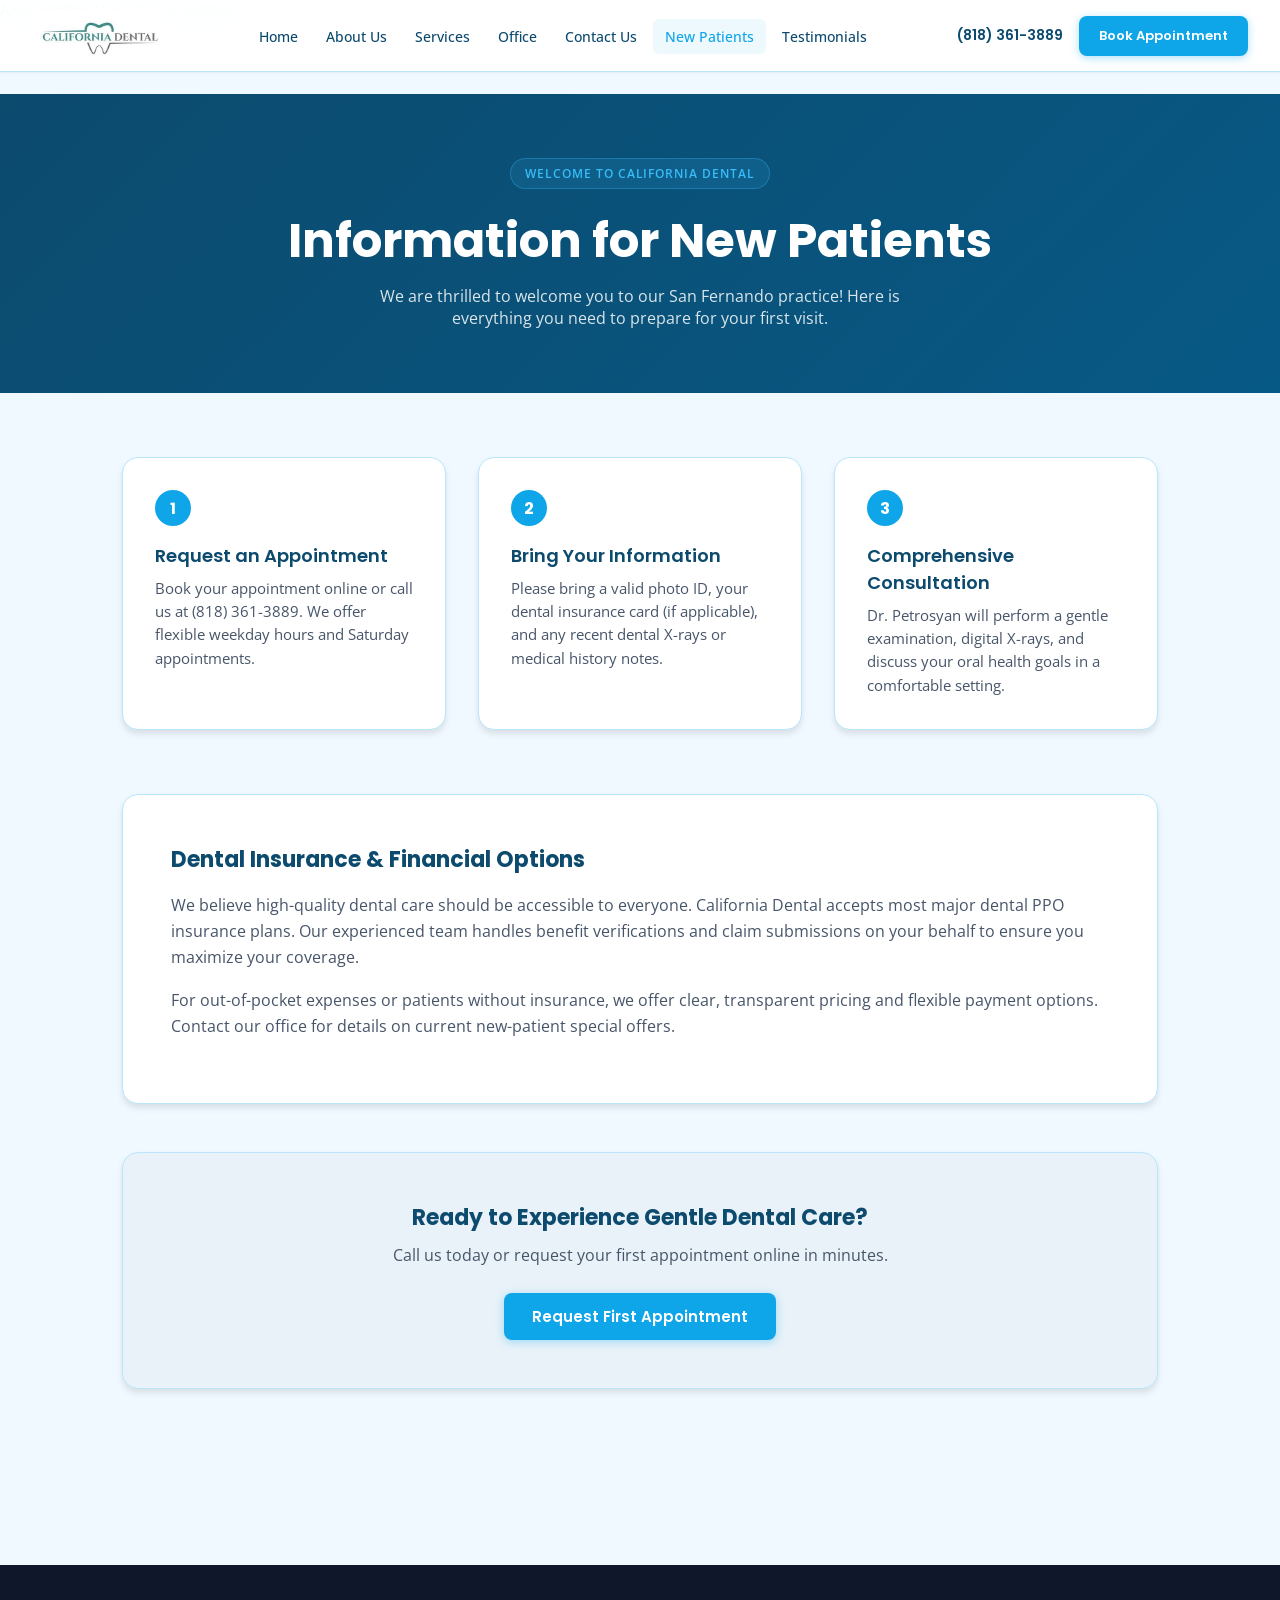
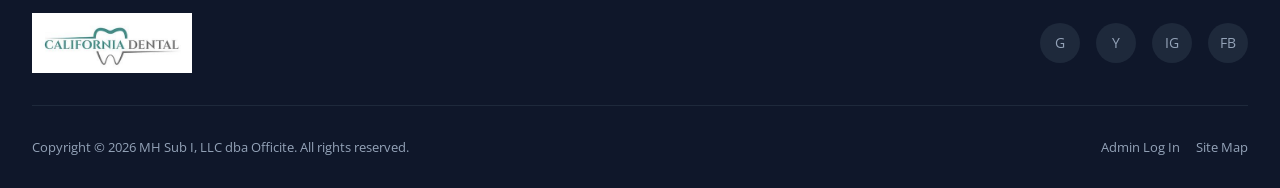
<file: new-patients.html>
<!DOCTYPE html>
<html lang="en">
<head>
  <meta charset="utf-8">
  <meta name="viewport" content="width=device-width, initial-scale=1">
  <title>New Patients — California Dental | San Fernando, CA</title>
  <meta name="description" content="Welcome to California Dental in San Fernando! Learn what to expect on your first visit, insurance policies, and scheduling options.">
  <link rel="canonical" href="https://www.california-dental.net/new-patients" />
  <link rel="shortcut icon" href="https://cdcssl.ibsrv.net/ibimg/smb/16x16_80/webmgr/0v/0/l/5e7abb1abc600_IGLogo.png.webp" type="image/x-icon" />

  <link rel="preconnect" href="https://fonts.googleapis.com">
  <link rel="preconnect" href="https://fonts.gstatic.com" crossorigin>
  <link href="https://fonts.googleapis.com/css2?family=Open+Sans:wght@300;400;500;600;700&family=Poppins:wght@400;500;600;700&display=swap" rel="stylesheet">

  <!-- PRESERVED: Schema.org structured data -->
  <script type="application/ld+json">
  {"@context":"https://schema.org","@type":"MedicalBusiness","url":"https://www.california-dental.net","name":"California Dental","description":"San Fernando dentist, California Dental is a local, trusted dental practice offering general and cosmetic dentistry, teeth whitening, implants, veneers & other dental care. Call today to make an appointment!","telephone":"(818) 361-3889","email":"contact@california-dental.net","priceRange":"Call for pricing options","address":{"@type":"PostalAddress","addressLocality":"San Fernando","addressRegion":"CA","postalCode":"91340","streetAddress":"1009 Glenoaks Blvd","addressCountry":"USA"},"sameAs":["https://g.page/r/CWk7m9_or7PLEAE","https://www.yelp.com/biz/california-dental-san-fernando","http://instagram.com/cali.dental","https://www.facebook.com/California-Dental-102701184715709/"],"geo":{"@type":"GeoCoordinates","latitude":34.291094000000001,"longitude":-118.429474},"logo":"https://www.california-dental.net/storage/app/media/cali-logo1.jpg","openingHoursSpecification":[{"@type":"OpeningHoursSpecification","dayOfWeek":["Monday","Tuesday","Wednesday","Thursday","Friday"],"opens":"09:00","closes":"17:00"}]}
  </script>

  <style>
    :root {
      --color-primary: #0EA5E9; --color-on-primary: #0F172A; --color-secondary: #38BDF8;
      --color-background: #F0F9FF; --color-foreground: #0C4A6E; --color-card: #FFFFFF;
      --color-muted: #E8F2F8; --color-muted-fg: #475569; --color-border: #BAE6FD;
      --color-destructive: #DC2626; --shadow-sm: 0 1px 2px rgba(0,0,0,.05);
      --shadow-md: 0 4px 6px rgba(0,0,0,.10); --shadow-lg: 0 10px 15px rgba(0,0,0,.10);
      --shadow-xl: 0 20px 25px rgba(0,0,0,.15); --space-xs: 4px; --space-sm: 8px;
      --space-md: 16px; --space-lg: 24px; --space-xl: 32px; --space-2xl: 48px; --space-3xl: 64px;
      --font-heading: 'Poppins', sans-serif; --font-body: 'Open Sans', sans-serif;
      --nav-h: 72px; --transition: 200ms ease;
    }
    *, *::before, *::after { box-sizing: border-box; margin: 0; padding: 0; }
    html { scroll-behavior: smooth; }
    body { font-family: var(--font-body); color: var(--color-foreground); background: var(--color-background); -webkit-font-smoothing: antialiased; }
    a { text-decoration: none; color: inherit; }
    ul { list-style: none; }
    img { display: block; max-width: 100%; }

    /* Navbar */
    .navbar { position: fixed; top: 0; left: 0; right: 0; z-index: 1000; height: var(--nav-h); background: rgba(255,255,255,0.96); backdrop-filter: blur(12px); border-bottom: 1px solid var(--color-border); box-shadow: var(--shadow-sm); }
    .navbar__inner { max-width: 1280px; margin: 0 auto; height: 100%; padding: 0 var(--space-xl); display: flex; align-items: center; gap: var(--space-xl); }
    .navbar__logo img { height: 52px; width: auto; object-fit: contain; }
    .navbar__nav { flex: 1; display: flex; align-items: center; justify-content: center; gap: 4px; }
    .navbar__nav a { font-size: 14px; font-weight: 500; color: var(--color-foreground); padding: 8px 12px; border-radius: 6px; transition: all var(--transition); }
    .navbar__nav a:hover, .navbar__nav a.active { color: var(--color-primary); background: rgba(14,165,233,.07); }
    .navbar__right { display: flex; align-items: center; gap: var(--space-md); }
    .navbar__phone { font-family: var(--font-heading); font-size: 14px; font-weight: 600; color: var(--color-foreground); }
    .navbar__cta { display: inline-flex; align-items: center; gap: 6px; background: var(--color-primary); color: #fff; font-family: var(--font-heading); font-size: 13px; font-weight: 600; padding: 10px 20px; border-radius: 8px; box-shadow: 0 2px 8px rgba(14,165,233,.35); }
    
    .navbar__hamburger { display: none; flex-direction: column; gap: 5px; width: 36px; height: 36px; padding: 4px; background: none; border: none; cursor: pointer; margin-left: auto; }
    .navbar__hamburger span { display: block; height: 2px; background: var(--color-foreground); border-radius: 2px; }
    .navbar__drawer { display: none; position: fixed; top: var(--nav-h); left: 0; right: 0; background: #fff; border-bottom: 1px solid var(--color-border); padding: var(--space-md) var(--space-xl); z-index: 999; flex-direction: column; gap: 4px; }
    .navbar__drawer.open { display: flex; }
    .navbar__drawer a { font-size: 15px; font-weight: 500; padding: 12px 8px; border-bottom: 1px solid var(--color-muted); }

    /* Page Banner */
    .page-banner { margin-top: var(--nav-h); background: linear-gradient(135deg, #0C4A6E 0%, #075985 100%); color: #fff; padding: var(--space-3xl) var(--space-xl); text-align: center; }
    .banner__eyebrow { display: inline-flex; align-items: center; gap: 6px; font-size: 12px; font-weight: 600; text-transform: uppercase; letter-spacing: .08em; color: #38BDF8; background: rgba(56, 189, 248, 0.12); border: 1px solid rgba(56, 189, 248, 0.3); padding: 6px 14px; border-radius: 100px; margin-bottom: var(--space-md); }
    .banner__title { font-family: var(--font-heading); font-size: clamp(2rem, 4vw, 3rem); font-weight: 700; }
    .banner__subtitle { font-size: 16px; color: rgba(255,255,255,0.85); margin-top: var(--space-sm); max-width: 600px; margin-left: auto; margin-right: auto; }

    .section { max-width: 1100px; margin: 0 auto; padding: var(--space-3xl) var(--space-xl); }
    .steps-grid { display: grid; grid-template-columns: repeat(3, 1fr); gap: var(--space-xl); margin-bottom: var(--space-3xl); }
    .step-card { background: #fff; border: 1px solid var(--color-border); border-radius: 16px; padding: var(--space-xl); box-shadow: var(--shadow-md); position: relative; }
    .step-num { width: 36px; height: 36px; border-radius: 50%; background: var(--color-primary); color: #fff; font-family: var(--font-heading); font-weight: 700; display: flex; align-items: center; justify-content: center; margin-bottom: var(--space-md); }
    .step-title { font-family: var(--font-heading); font-size: 18px; font-weight: 600; color: var(--color-foreground); margin-bottom: 8px; }
    .step-desc { font-size: 14.5px; line-height: 1.6; color: var(--color-muted-fg); }

    .info-block { background: #fff; border: 1px solid var(--color-border); border-radius: 16px; padding: var(--space-2xl); box-shadow: var(--shadow-md); margin-bottom: var(--space-2xl); }
    .info-block h2 { font-family: var(--font-heading); font-size: 22px; color: var(--color-foreground); margin-bottom: var(--space-md); }
    .info-block p { font-size: 15.5px; line-height: 1.7; color: var(--color-muted-fg); margin-bottom: var(--space-md); }

    /* Footer */
    .site-footer { background: #0F172A; color: #94A3B8; padding: var(--space-2xl) var(--space-xl) var(--space-xl); font-size: 14px; margin-top: var(--space-3xl); }
    .footer-inner { max-width: 1280px; margin: 0 auto; display: flex; flex-direction: column; gap: var(--space-xl); }
    .footer-top { display: flex; align-items: center; justify-content: space-between; flex-wrap: wrap; gap: var(--space-lg); padding-bottom: var(--space-xl); border-bottom: 1px solid #1E293B; }
    .footer-socials { display: flex; gap: var(--space-md); }
    .footer-social-link { width: 40px; height: 40px; border-radius: 50%; background: #1E293B; color: #94A3B8; display: flex; align-items: center; justify-content: center; }
    .footer-bottom { display: flex; justify-content: space-between; flex-wrap: wrap; gap: var(--space-md); font-size: 13px; }

    @media (max-width: 1024px) {
      .navbar__nav, .navbar__right .navbar__cta { display: none; }
      .navbar__hamburger { display: flex; }
      .steps-grid { grid-template-columns: 1fr; }
    }
  </style>
  <link rel="stylesheet" href="assets/css/protect.css">
</head>
<body>

  <!-- PRESERVED: Officite ADA Accessibility Toolbar -->
  <div id="ada-modal-on" class="ada_modal" style="display:none;">
    <div class="ada_modal--container">
      <p class="ada_modal--description">Would you like to switch to the accessible version of this site?</p>
      <a href="#" tabindex="0" class="ada_modal--link" title="Go to accessible site" data-action="accessible">Go to accessible site</a>
      <a href="#" tabindex="1" class="ada_modal--close" title="Close modal window" data-action="close"><span>Close modal window</span></a>
    </div>
  </div>
  <div id="ada-modal-off" class="ada_modal" style="display:none;">
    <div class="ada_modal--container">
      <p class="ada_modal--description">Don't need the accessible version of this site?</p>
      <a href="#" tabindex="0" class="ada_modal--link" title="Hide the accessibility button" data-action="remove-accessible">Hide the accessibility button</a>
      <a href="#" tabindex="1" class="ada_modal--close" title="Close modal window" data-action="close"><span>Close modal window</span></a>
    </div>
  </div>
  <div id="ada-toolbar" class="ada_toolbar bottom" style="display:none;">
    <div class="ada_toolbar--content">
      <a href="#" data-modal-id="ada-modal-on" data-action="modal" class="ada_toolbar--opener" title="Accessibility View" tabindex="0">Accessibility View</a>
      <a href="#" data-modal-id="ada-modal-off" data-action="modal" class="ada_toolbar--close" title="Close toolbar" tabindex="0"><span>Close toolbar</span></a>
    </div>
  </div>

  <!-- Navbar -->
  <nav class="navbar" id="navbar">
    <div class="navbar__inner">
      <a href="index.html" class="navbar__logo">
        <img src="assets/images/cali-logo1.jpg" alt="California Dental logo" width="198" height="75">
      </a>
      <ul class="navbar__nav">
        <li><a href="index.html">Home</a></li>
        <li><a href="ourteam.html">About Us</a></li>
        <li><a href="dental-services.html">Services</a></li>
        <li><a href="our-location.html">Office</a></li>
        <li><a href="contact.html">Contact Us</a></li>
        <li><a href="new-patients.html" class="active" aria-current="page">New Patients</a></li>
        <li><a href="testimonials.html">Testimonials</a></li>
      </ul>
      <div class="navbar__right">
        <a href="tel:(818) 361-3889" class="navbar__phone">(818) 361-3889</a>
        <a href="appointment.html" class="navbar__cta">Book Appointment</a>
      </div>
      <button class="navbar__hamburger" id="hamburger-btn" aria-label="Open menu"><span></span><span></span><span></span></button>
    </div>
  </nav>

  <div class="navbar__drawer" id="mobile-drawer">
    <a href="index.html">Home</a>
    <a href="ourteam.html">About Us</a>
    <a href="dental-services.html">Services</a>
    <a href="our-location.html">Office</a>
    <a href="contact.html">Contact Us</a>
    <a href="new-patients.html" aria-current="page">New Patients</a>
    <a href="testimonials.html">Testimonials</a>
    <a href="appointment.html" class="navbar__cta" style="justify-content:center;margin-top:8px;">Book Appointment</a>
  </div>

  <!-- Page Banner -->
  <header class="page-banner">
    <span class="banner__eyebrow">Welcome to California Dental</span>
    <h1 class="banner__title">Information for New Patients</h1>
    <p class="banner__subtitle">We are thrilled to welcome you to our San Fernando practice! Here is everything you need to prepare for your first visit.</p>
  </header>

  <main class="section">
    <!-- 3 Step Process -->
    <div class="steps-grid">
      <div class="step-card">
        <div class="step-num">1</div>
        <h3 class="step-title">Request an Appointment</h3>
        <p class="step-desc">Book your appointment online or call us at (818) 361-3889. We offer flexible weekday hours and Saturday appointments.</p>
      </div>

      <div class="step-card">
        <div class="step-num">2</div>
        <h3 class="step-title">Bring Your Information</h3>
        <p class="step-desc">Please bring a valid photo ID, your dental insurance card (if applicable), and any recent dental X-rays or medical history notes.</p>
      </div>

      <div class="step-card">
        <div class="step-num">3</div>
        <h3 class="step-title">Comprehensive Consultation</h3>
        <p class="step-desc">Dr. Petrosyan will perform a gentle examination, digital X-rays, and discuss your oral health goals in a comfortable setting.</p>
      </div>
    </div>

    <div class="info-block">
      <h2>Dental Insurance &amp; Financial Options</h2>
      <p>We believe high-quality dental care should be accessible to everyone. California Dental accepts most major dental PPO insurance plans. Our experienced team handles benefit verifications and claim submissions on your behalf to ensure you maximize your coverage.</p>
      <p>For out-of-pocket expenses or patients without insurance, we offer clear, transparent pricing and flexible payment options. Contact our office for details on current new-patient special offers.</p>
    </div>

    <div class="info-block" style="text-align: center; background: var(--color-muted);">
      <h2 style="margin-bottom: 8px;">Ready to Experience Gentle Dental Care?</h2>
      <p style="margin-bottom: var(--space-lg);">Call us today or request your first appointment online in minutes.</p>
      <a href="appointment.html" class="navbar__cta" style="display:inline-block; font-size: 15px; padding: 12px 28px;">Request First Appointment</a>
    </div>
  </main>

  <!-- Footer -->
  <footer class="site-footer">
    <div class="footer-inner">
      <div class="footer-top">
        <img src="assets/images/cali-logo1.jpg" alt="California Dental Logo" width="160" height="60">
        <div class="footer-socials">
          <a href="https://g.page/r/CWk7m9_or7PLEAE" target="_blank" class="footer-social-link" aria-label="Google">G</a>
          <a href="https://www.yelp.com/biz/california-dental-san-fernando" target="_blank" class="footer-social-link" aria-label="Yelp">Y</a>
          <a href="http://instagram.com/cali.dental" target="_blank" class="footer-social-link" aria-label="Instagram">IG</a>
          <a href="https://www.facebook.com/California-Dental-102701184715709/" target="_blank" class="footer-social-link" aria-label="Facebook">FB</a>
        </div>
      </div>
      <div class="footer-bottom">
        <div>Copyright &copy; 2026 MH Sub I, LLC dba Officite. All rights reserved.</div>
        <div style="display:flex; gap: 16px;">
          <a href="https://secure.officite.com" target="_blank">Admin Log In</a>
          <a href="https://www.california-dental.net/sitemap">Site Map</a>
        </div>
      </div>
    </div>
  </footer>

  <script>
    var hamburgerBtn = document.getElementById('hamburger-btn');
    var drawer = document.getElementById('mobile-drawer');
    hamburgerBtn.addEventListener('click', function () { drawer.classList.toggle('open'); });

    +function() {
      "use strict";
      window.onload = function() { var t = document.getElementById("ada-toolbar"); if (t) t.style.display = "block"; };
      var activeModal = null, toggleModal = function(id) {
        id = (typeof id !== 'undefined') ? id : null;
        if (activeModal) activeModal.style.display = "none";
        if (id) { activeModal = document.getElementById(id); activeModal.style.display = "block"; }
      };
      var modals = document.querySelectorAll("[data-action=modal]");
      for (var i = 0; i < modals.length; i++) {
        modals[i].addEventListener('click', function(e) { e.preventDefault(); toggleModal(this.getAttribute("data-modal-id")); });
      }
      var accBtn = document.querySelector("[data-action=accessible]");
      if (accBtn) accBtn.addEventListener("click", function() { window.location.href = "?ada_mode=1"; });
      var closeBtns = document.querySelectorAll("[data-action=close]");
      for (var j = 0; j < closeBtns.length; j++) {
        closeBtns[j].addEventListener("click", function(e) { e.preventDefault(); toggleModal(); });
      }
    }();
  </script>
  <script src="assets/js/protect.js"></script>
</body>
</html>
</file>
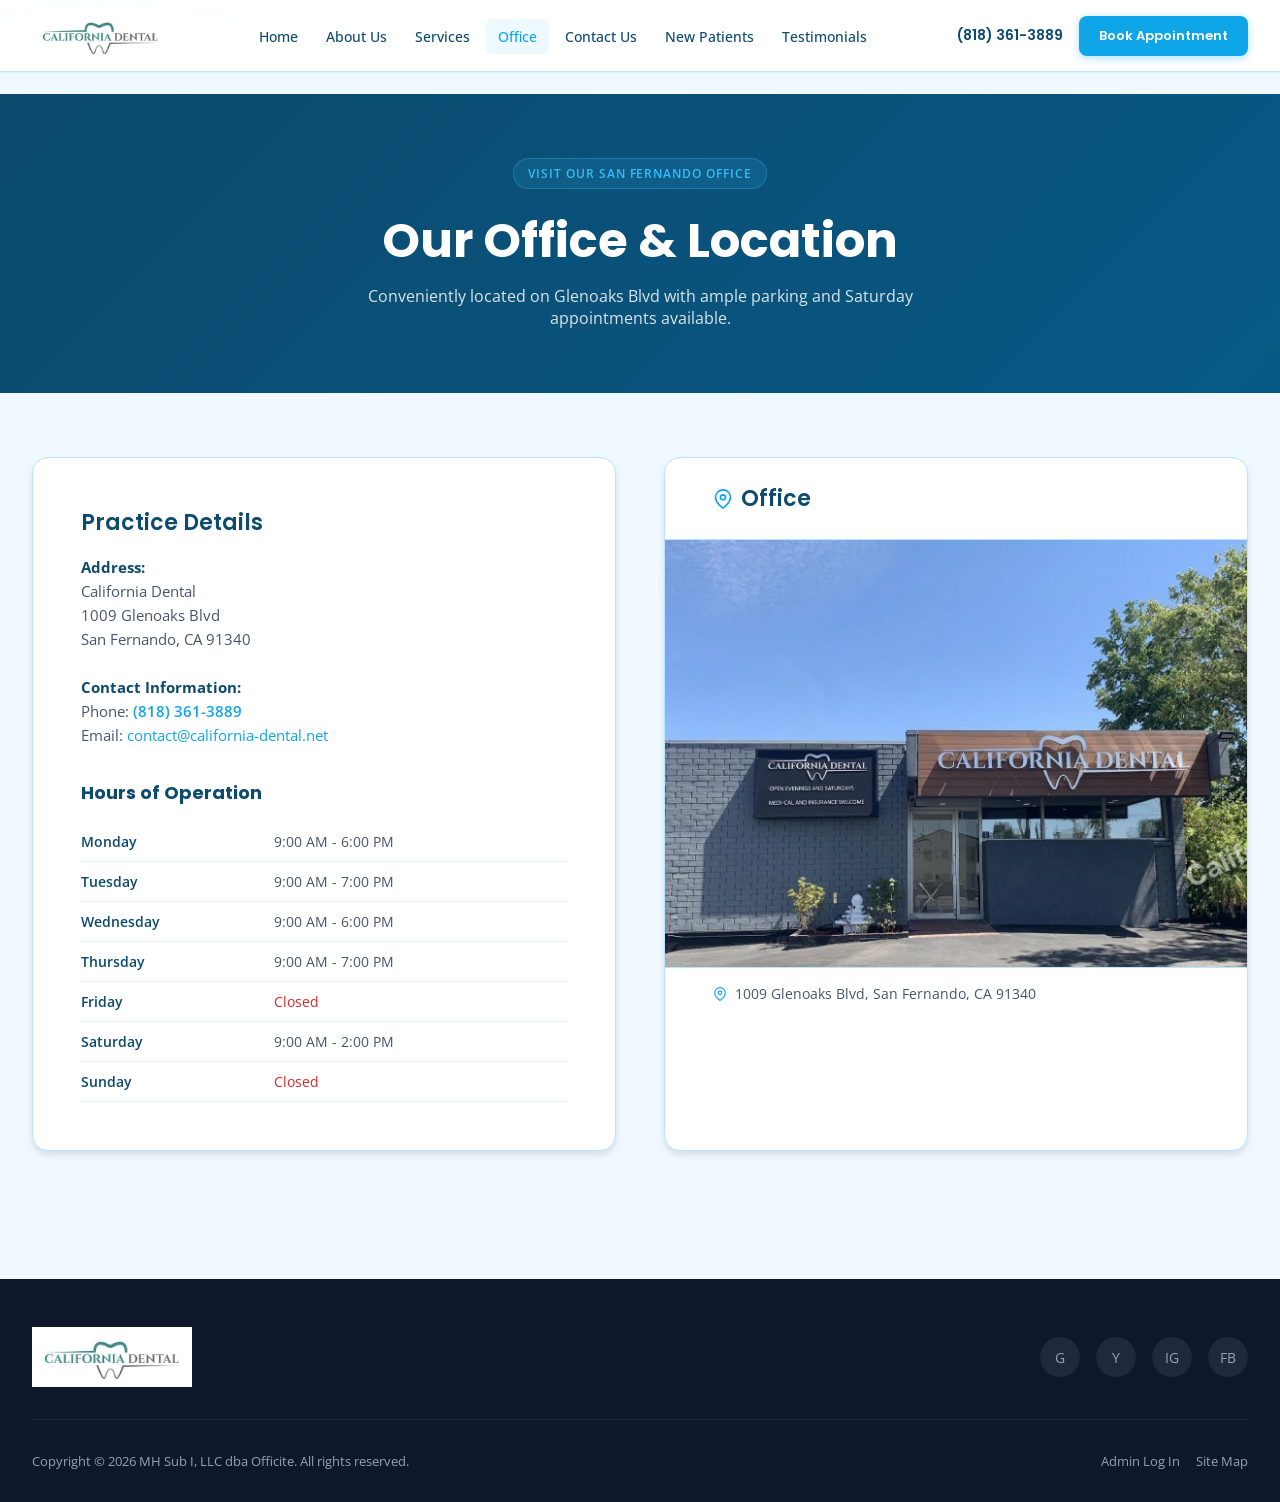
<file: our-location.html>
<!DOCTYPE html>
<html lang="en">
<head>
  <meta charset="utf-8">
  <meta name="viewport" content="width=device-width, initial-scale=1">
  <title>Office &amp; Location — California Dental | San Fernando, CA</title>
  <meta name="description" content="Visit California Dental at 1009 Glenoaks Blvd, San Fernando, CA 91340. Check office hours, view map directions, and get contact information.">
  <link rel="canonical" href="https://www.california-dental.net/our-location" />
  <link rel="shortcut icon" href="https://cdcssl.ibsrv.net/ibimg/smb/16x16_80/webmgr/0v/0/l/5e7abb1abc600_IGLogo.png.webp" type="image/x-icon" />

  <link rel="preconnect" href="https://fonts.googleapis.com">
  <link rel="preconnect" href="https://fonts.gstatic.com" crossorigin>
  <link href="https://fonts.googleapis.com/css2?family=Open+Sans:wght@300;400;500;600;700&family=Poppins:wght@400;500;600;700&display=swap" rel="stylesheet">

  <!-- PRESERVED: Schema.org structured data -->
  <script type="application/ld+json">
  {"@context":"https://schema.org","@type":"MedicalBusiness","url":"https://www.california-dental.net","name":"California Dental","description":"San Fernando dentist, California Dental is a local, trusted dental practice offering general and cosmetic dentistry, teeth whitening, implants, veneers & other dental care. Call today to make an appointment!","telephone":"(818) 361-3889","email":"contact@california-dental.net","priceRange":"Call for pricing options","address":{"@type":"PostalAddress","addressLocality":"San Fernando","addressRegion":"CA","postalCode":"91340","streetAddress":"1009 Glenoaks Blvd","addressCountry":"USA"},"sameAs":["https://g.page/r/CWk7m9_or7PLEAE","https://www.yelp.com/biz/california-dental-san-fernando","http://instagram.com/cali.dental","https://www.facebook.com/California-Dental-102701184715709/"],"geo":{"@type":"GeoCoordinates","latitude":34.291094000000001,"longitude":-118.429474},"logo":"https://www.california-dental.net/storage/app/media/cali-logo1.jpg","openingHoursSpecification":[{"@type":"OpeningHoursSpecification","dayOfWeek":["Monday","Tuesday","Wednesday","Thursday","Friday"],"opens":"09:00","closes":"17:00"}]}
  </script>

  <style>
    :root {
      --color-primary: #0EA5E9; --color-on-primary: #0F172A; --color-secondary: #38BDF8;
      --color-background: #F0F9FF; --color-foreground: #0C4A6E; --color-card: #FFFFFF;
      --color-muted: #E8F2F8; --color-muted-fg: #475569; --color-border: #BAE6FD;
      --color-destructive: #DC2626; --shadow-sm: 0 1px 2px rgba(0,0,0,.05);
      --shadow-md: 0 4px 6px rgba(0,0,0,.10); --shadow-lg: 0 10px 15px rgba(0,0,0,.10);
      --shadow-xl: 0 20px 25px rgba(0,0,0,.15); --space-xs: 4px; --space-sm: 8px;
      --space-md: 16px; --space-lg: 24px; --space-xl: 32px; --space-2xl: 48px; --space-3xl: 64px;
      --font-heading: 'Poppins', sans-serif; --font-body: 'Open Sans', sans-serif;
      --nav-h: 72px; --transition: 200ms ease;
    }
    *, *::before, *::after { box-sizing: border-box; margin: 0; padding: 0; }
    html { scroll-behavior: smooth; }
    body { font-family: var(--font-body); color: var(--color-foreground); background: var(--color-background); -webkit-font-smoothing: antialiased; }
    a { text-decoration: none; color: inherit; }
    ul { list-style: none; }
    img { display: block; max-width: 100%; }

    /* Navbar */
    .navbar { position: fixed; top: 0; left: 0; right: 0; z-index: 1000; height: var(--nav-h); background: rgba(255,255,255,0.96); backdrop-filter: blur(12px); border-bottom: 1px solid var(--color-border); box-shadow: var(--shadow-sm); }
    .navbar__inner { max-width: 1280px; margin: 0 auto; height: 100%; padding: 0 var(--space-xl); display: flex; align-items: center; gap: var(--space-xl); }
    .navbar__logo img { height: 52px; width: auto; object-fit: contain; }
    .navbar__nav { flex: 1; display: flex; align-items: center; justify-content: center; gap: 4px; }
    .navbar__nav a { font-size: 14px; font-weight: 500; color: var(--color-foreground); padding: 8px 12px; border-radius: 6px; transition: all var(--transition); }
    .navbar__nav a:hover, .navbar__nav a.active { color: var(--color-primary); background: rgba(14,165,233,.07); }
    .navbar__right { display: flex; align-items: center; gap: var(--space-md); }
    .navbar__phone { font-family: var(--font-heading); font-size: 14px; font-weight: 600; color: var(--color-foreground); }
    .navbar__cta { display: inline-flex; align-items: center; gap: 6px; background: var(--color-primary); color: #fff; font-family: var(--font-heading); font-size: 13px; font-weight: 600; padding: 10px 20px; border-radius: 8px; box-shadow: 0 2px 8px rgba(14,165,233,.35); }
    
    .navbar__hamburger { display: none; flex-direction: column; gap: 5px; width: 36px; height: 36px; padding: 4px; background: none; border: none; cursor: pointer; margin-left: auto; }
    .navbar__hamburger span { display: block; height: 2px; background: var(--color-foreground); border-radius: 2px; }
    .navbar__drawer { display: none; position: fixed; top: var(--nav-h); left: 0; right: 0; background: #fff; border-bottom: 1px solid var(--color-border); padding: var(--space-md) var(--space-xl); z-index: 999; flex-direction: column; gap: 4px; }
    .navbar__drawer.open { display: flex; }
    .navbar__drawer a { font-size: 15px; font-weight: 500; padding: 12px 8px; border-bottom: 1px solid var(--color-muted); }

    /* Page Banner */
    .page-banner { margin-top: var(--nav-h); background: linear-gradient(135deg, #0C4A6E 0%, #075985 100%); color: #fff; padding: var(--space-3xl) var(--space-xl); text-align: center; }
    .banner__eyebrow { display: inline-flex; align-items: center; gap: 6px; font-size: 12px; font-weight: 600; text-transform: uppercase; letter-spacing: .08em; color: #38BDF8; background: rgba(56, 189, 248, 0.12); border: 1px solid rgba(56, 189, 248, 0.3); padding: 6px 14px; border-radius: 100px; margin-bottom: var(--space-md); }
    .banner__title { font-family: var(--font-heading); font-size: clamp(2rem, 4vw, 3rem); font-weight: 700; }
    .banner__subtitle { font-size: 16px; color: rgba(255,255,255,0.85); margin-top: var(--space-sm); max-width: 600px; margin-left: auto; margin-right: auto; }

    .section { max-width: 1280px; margin: 0 auto; padding: var(--space-3xl) var(--space-xl); }
    .location-layout { display: grid; grid-template-columns: 1fr 1fr; gap: var(--space-2xl); }
    .info-card { background: #fff; border: 1px solid var(--color-border); border-radius: 16px; padding: var(--space-2xl); box-shadow: var(--shadow-md); }
    .info-title { font-family: var(--font-heading); font-size: 22px; font-weight: 600; color: var(--color-foreground); margin-bottom: var(--space-md); }
    .info-item { margin-bottom: var(--space-lg); font-size: 15px; color: var(--color-muted-fg); line-height: 1.6; }
    .info-item strong { color: var(--color-foreground); }
    
    .hours-table { width: 100%; border-collapse: collapse; margin-top: var(--space-md); }
    .hours-table tr { border-bottom: 1px solid var(--color-muted); }
    .hours-table td { padding: 10px 0; font-size: 14px; color: var(--color-muted-fg); }
    .hours-table td:first-child { font-weight: 600; color: var(--color-foreground); }
    .hours-table td.closed { color: var(--color-destructive); }

    .map-container { background: #fff; border: 1px solid var(--color-border); border-radius: 16px; overflow: hidden; box-shadow: var(--shadow-md); height: 100%; min-height: 400px; }
    .map-container iframe { width: 100%; height: 100%; min-height: 400px; border: 0; }
    .location-photo-title { font-family: var(--font-heading); font-size: 22px; font-weight: 600; color: var(--color-foreground); display: flex; align-items: center; gap: var(--space-sm); padding: var(--space-lg) var(--space-2xl); border-bottom: 1px solid var(--color-border); }
    .office-photo img { width: 100%; height: auto; display: block; }
    .office-location-addon { display: flex; align-items: center; gap: 8px; padding: var(--space-md) var(--space-2xl); font-size: 14px; color: var(--color-muted-fg); border-top: 1px solid var(--color-border); }

    /* Footer */
    .site-footer { background: #0F172A; color: #94A3B8; padding: var(--space-2xl) var(--space-xl) var(--space-xl); font-size: 14px; margin-top: var(--space-3xl); }
    .footer-inner { max-width: 1280px; margin: 0 auto; display: flex; flex-direction: column; gap: var(--space-xl); }
    .footer-top { display: flex; align-items: center; justify-content: space-between; flex-wrap: wrap; gap: var(--space-lg); padding-bottom: var(--space-xl); border-bottom: 1px solid #1E293B; }
    .footer-socials { display: flex; gap: var(--space-md); }
    .footer-social-link { width: 40px; height: 40px; border-radius: 50%; background: #1E293B; color: #94A3B8; display: flex; align-items: center; justify-content: center; }
    .footer-bottom { display: flex; justify-content: space-between; flex-wrap: wrap; gap: var(--space-md); font-size: 13px; }

    @media (max-width: 1024px) {
      .navbar__nav, .navbar__right .navbar__cta { display: none; }
      .navbar__hamburger { display: flex; }
      .location-layout { grid-template-columns: 1fr; }
    }
  </style>
  <link rel="stylesheet" href="assets/css/protect.css">
</head>
<body>

  <!-- PRESERVED: Officite ADA Accessibility Toolbar -->
  <div id="ada-modal-on" class="ada_modal" style="display:none;">
    <div class="ada_modal--container">
      <p class="ada_modal--description">Would you like to switch to the accessible version of this site?</p>
      <a href="#" tabindex="0" class="ada_modal--link" title="Go to accessible site" data-action="accessible">Go to accessible site</a>
      <a href="#" tabindex="1" class="ada_modal--close" title="Close modal window" data-action="close"><span>Close modal window</span></a>
    </div>
  </div>
  <div id="ada-modal-off" class="ada_modal" style="display:none;">
    <div class="ada_modal--container">
      <p class="ada_modal--description">Don't need the accessible version of this site?</p>
      <a href="#" tabindex="0" class="ada_modal--link" title="Hide the accessibility button" data-action="remove-accessible">Hide the accessibility button</a>
      <a href="#" tabindex="1" class="ada_modal--close" title="Close modal window" data-action="close"><span>Close modal window</span></a>
    </div>
  </div>
  <div id="ada-toolbar" class="ada_toolbar bottom" style="display:none;">
    <div class="ada_toolbar--content">
      <a href="#" data-modal-id="ada-modal-on" data-action="modal" class="ada_toolbar--opener" title="Accessibility View" tabindex="0">Accessibility View</a>
      <a href="#" data-modal-id="ada-modal-off" data-action="modal" class="ada_toolbar--close" title="Close toolbar" tabindex="0"><span>Close toolbar</span></a>
    </div>
  </div>

  <!-- Navbar -->
  <nav class="navbar" id="navbar">
    <div class="navbar__inner">
      <a href="index.html" class="navbar__logo">
        <img src="assets/images/cali-logo1.jpg" alt="California Dental logo" width="198" height="75">
      </a>
      <ul class="navbar__nav">
        <li><a href="index.html">Home</a></li>
        <li><a href="ourteam.html">About Us</a></li>
        <li><a href="dental-services.html">Services</a></li>
        <li><a href="our-location.html" class="active" aria-current="page">Office</a></li>
        <li><a href="contact.html">Contact Us</a></li>
        <li><a href="new-patients.html">New Patients</a></li>
        <li><a href="testimonials.html">Testimonials</a></li>
      </ul>
      <div class="navbar__right">
        <a href="tel:(818) 361-3889" class="navbar__phone">(818) 361-3889</a>
        <a href="appointment.html" class="navbar__cta">Book Appointment</a>
      </div>
      <button class="navbar__hamburger" id="hamburger-btn" aria-label="Open menu"><span></span><span></span><span></span></button>
    </div>
  </nav>

  <div class="navbar__drawer" id="mobile-drawer">
    <a href="index.html">Home</a>
    <a href="ourteam.html">About Us</a>
    <a href="dental-services.html">Services</a>
    <a href="our-location.html" aria-current="page">Office</a>
    <a href="contact.html">Contact Us</a>
    <a href="new-patients.html">New Patients</a>
    <a href="testimonials.html">Testimonials</a>
    <a href="appointment.html" class="navbar__cta" style="justify-content:center;margin-top:8px;">Book Appointment</a>
  </div>

  <!-- Page Banner -->
  <header class="page-banner">
    <span class="banner__eyebrow">Visit Our San Fernando Office</span>
    <h1 class="banner__title">Our Office &amp; Location</h1>
    <p class="banner__subtitle">Conveniently located on Glenoaks Blvd with ample parking and Saturday appointments available.</p>
  </header>

  <main class="section">
    <div class="location-layout">
      <!-- Info Column -->
      <div class="info-card">
        <h2 class="info-title">Practice Details</h2>
        
        <div class="info-item">
          <strong>Address:</strong><br>
          California Dental<br>
          1009 Glenoaks Blvd<br>
          San Fernando, CA 91340
        </div>

        <div class="info-item">
          <strong>Contact Information:</strong><br>
          Phone: <a href="tel:(818) 361-3889" style="color: var(--color-primary); font-weight: 600;">(818) 361-3889</a><br>
          Email: <a href="mailto:contact@california-dental.net" style="color: var(--color-primary);">contact@california-dental.net</a>
        </div>

        <h3 style="font-family: var(--font-heading); font-size: 18px; color: var(--color-foreground); margin-top: var(--space-xl); margin-bottom: 8px;">Hours of Operation</h3>
        <table class="hours-table">
          <tr><td>Monday</td><td>9:00 AM - 6:00 PM</td></tr>
          <tr><td>Tuesday</td><td>9:00 AM - 7:00 PM</td></tr>
          <tr><td>Wednesday</td><td>9:00 AM - 6:00 PM</td></tr>
          <tr><td>Thursday</td><td>9:00 AM - 7:00 PM</td></tr>
          <tr><td>Friday</td><td class="closed">Closed</td></tr>
          <tr><td>Saturday</td><td>9:00 AM - 2:00 PM</td></tr>
          <tr><td>Sunday</td><td class="closed">Closed</td></tr>
        </table>
      </div>

      <!-- Location Photo Column -->
      <div class="map-container">
        <h3 class="location-photo-title">
          <svg width="20" height="20" viewBox="0 0 24 24" fill="none" stroke="currentColor" stroke-width="2" stroke-linecap="round" stroke-linejoin="round" style="color: var(--color-primary);" aria-hidden="true"><path d="M21 10c0 7-9 13-9 13s-9-6-9-13a9 9 0 0 1 18 0z"/><circle cx="12" cy="10" r="3"/></svg>
          Office
        </h3>
        <div class="office-photo">
          <img src="assets/watermarked/wm office.jfif" alt="California Dental Office" loading="lazy">
        </div>
        <p class="office-location-addon">
          <svg width="14" height="14" viewBox="0 0 24 24" fill="none" stroke="currentColor" stroke-width="2" stroke-linecap="round" stroke-linejoin="round" style="color: var(--color-primary); flex-shrink: 0;" aria-hidden="true"><path d="M21 10c0 7-9 13-9 13s-9-6-9-13a9 9 0 0 1 18 0z"/><circle cx="12" cy="10" r="3"/></svg>
          <span>1009 Glenoaks Blvd, San Fernando, CA 91340</span>
        </p>
      </div>
    </div>
  </main>

  <!-- Footer -->
  <footer class="site-footer">
    <div class="footer-inner">
      <div class="footer-top">
        <img src="assets/images/cali-logo1.jpg" alt="California Dental Logo" width="160" height="60">
        <div class="footer-socials">
          <a href="https://g.page/r/CWk7m9_or7PLEAE" target="_blank" class="footer-social-link" aria-label="Google">G</a>
          <a href="https://www.yelp.com/biz/california-dental-san-fernando" target="_blank" class="footer-social-link" aria-label="Yelp">Y</a>
          <a href="http://instagram.com/cali.dental" target="_blank" class="footer-social-link" aria-label="Instagram">IG</a>
          <a href="https://www.facebook.com/California-Dental-102701184715709/" target="_blank" class="footer-social-link" aria-label="Facebook">FB</a>
        </div>
      </div>
      <div class="footer-bottom">
        <div>Copyright &copy; 2026 MH Sub I, LLC dba Officite. All rights reserved.</div>
        <div style="display:flex; gap: 16px;">
          <a href="https://secure.officite.com" target="_blank">Admin Log In</a>
          <a href="https://www.california-dental.net/sitemap">Site Map</a>
        </div>
      </div>
    </div>
  </footer>

  <script>
    var hamburgerBtn = document.getElementById('hamburger-btn');
    var drawer = document.getElementById('mobile-drawer');
    hamburgerBtn.addEventListener('click', function () { drawer.classList.toggle('open'); });

    +function() {
      "use strict";
      window.onload = function() { var t = document.getElementById("ada-toolbar"); if (t) t.style.display = "block"; };
      var activeModal = null, toggleModal = function(id) {
        id = (typeof id !== 'undefined') ? id : null;
        if (activeModal) activeModal.style.display = "none";
        if (id) { activeModal = document.getElementById(id); activeModal.style.display = "block"; }
      };
      var modals = document.querySelectorAll("[data-action=modal]");
      for (var i = 0; i < modals.length; i++) {
        modals[i].addEventListener('click', function(e) { e.preventDefault(); toggleModal(this.getAttribute("data-modal-id")); });
      }
      var accBtn = document.querySelector("[data-action=accessible]");
      if (accBtn) accBtn.addEventListener("click", function() { window.location.href = "?ada_mode=1"; });
      var closeBtns = document.querySelectorAll("[data-action=close]");
      for (var j = 0; j < closeBtns.length; j++) {
        closeBtns[j].addEventListener("click", function(e) { e.preventDefault(); toggleModal(); });
      }
    }();
  </script>
  <script src="assets/js/protect.js"></script>
</body>
</html>
</file>
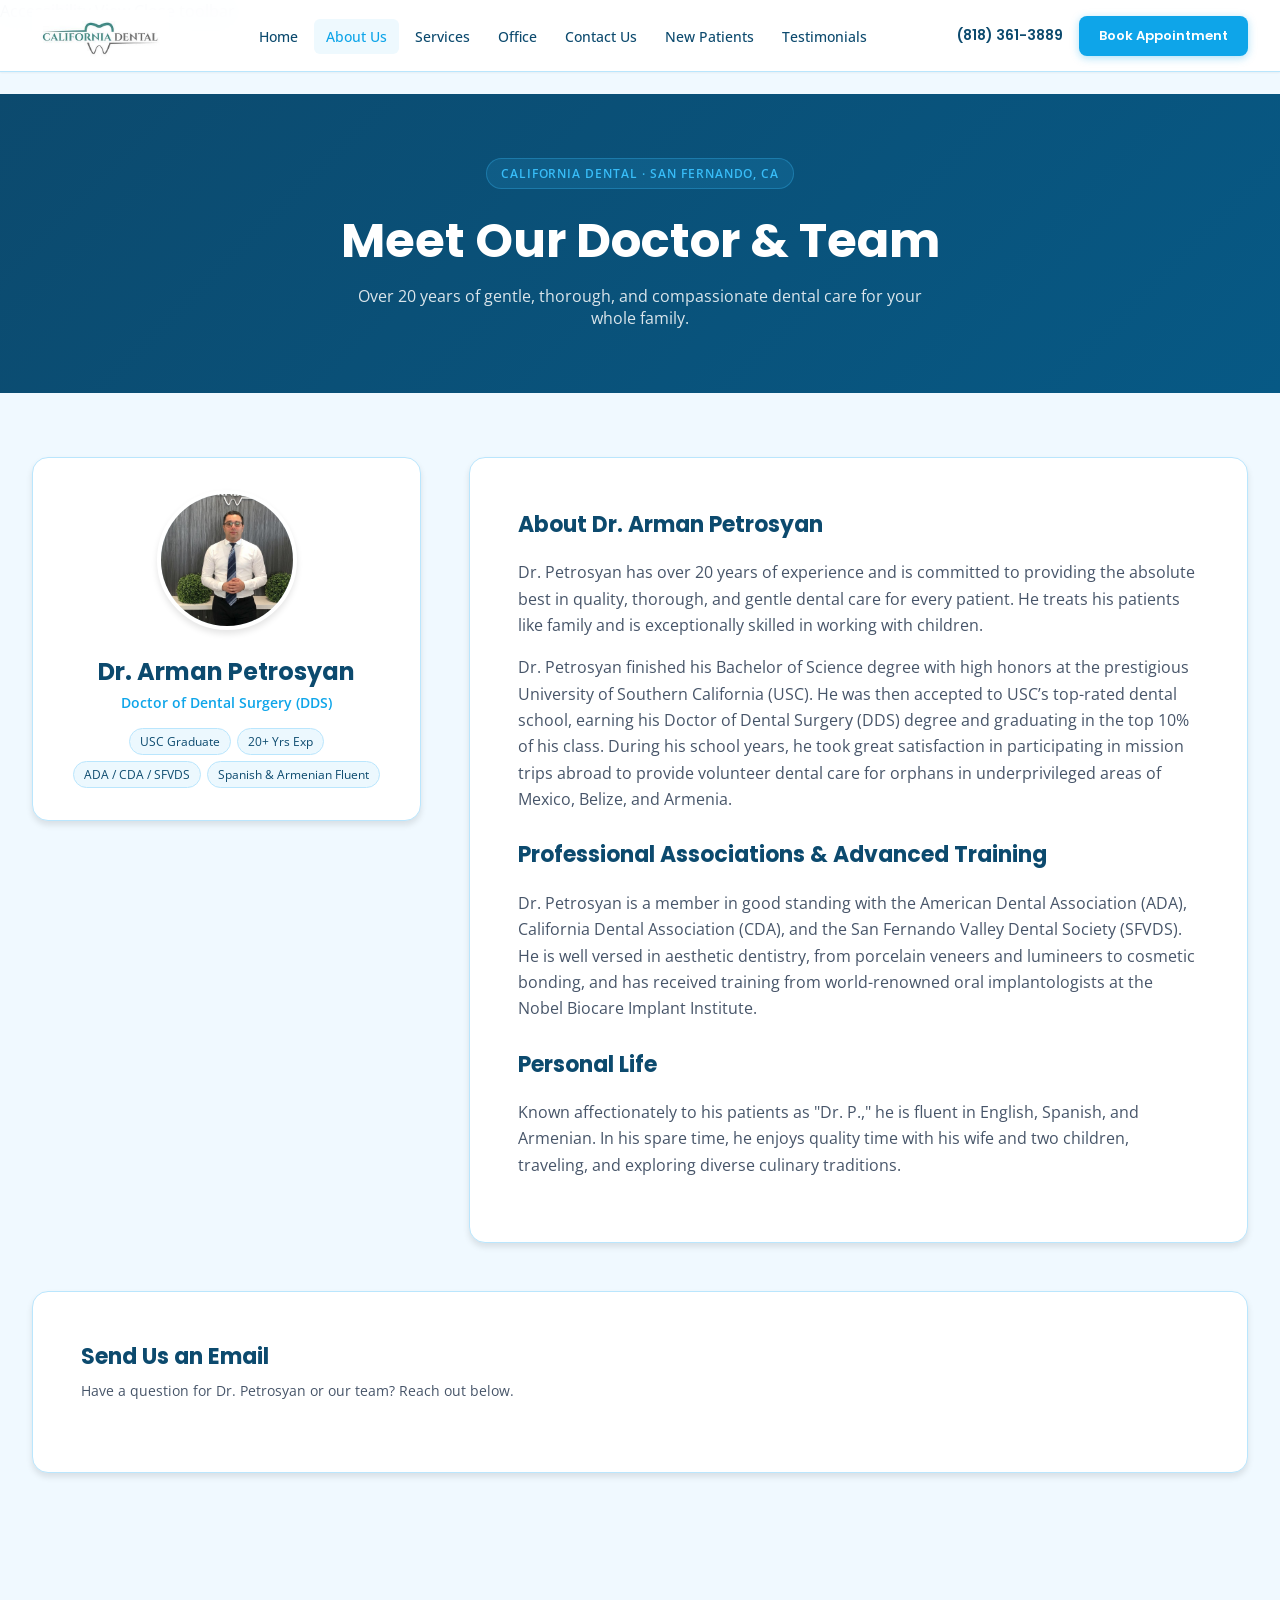
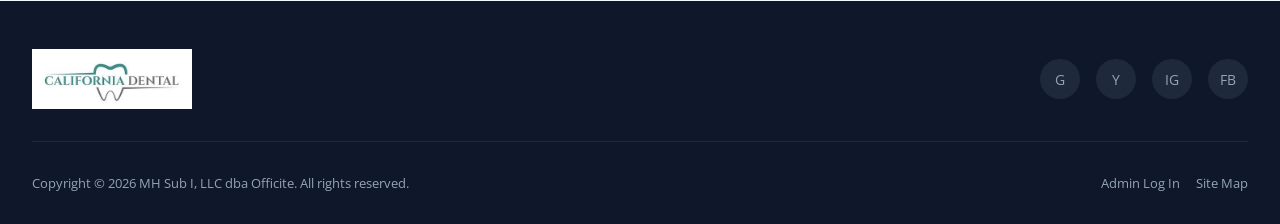
<file: ourteam.html>
<!DOCTYPE html>
<html lang="en">
<head>
  <meta charset="utf-8">
  <meta name="viewport" content="width=device-width, initial-scale=1">
  <title>About Us &amp; Our Team — California Dental | San Fernando, CA</title>
  <meta name="description" content="Meet Dr. Arman Petrosyan and the team at California Dental in San Fernando, CA. Over 20 years of gentle, quality family and cosmetic dentistry.">
  <link rel="canonical" href="https://www.california-dental.net/ourteam" />
  <link rel="shortcut icon" href="https://cdcssl.ibsrv.net/ibimg/smb/16x16_80/webmgr/0v/0/l/5e7abb1abc600_IGLogo.png.webp" type="image/x-icon" />

  <link rel="preconnect" href="https://fonts.googleapis.com">
  <link rel="preconnect" href="https://fonts.gstatic.com" crossorigin>
  <link href="https://fonts.googleapis.com/css2?family=Open+Sans:wght@300;400;500;600;700&family=Poppins:wght@400;500;600;700&display=swap" rel="stylesheet">

  <!-- PRESERVED: Schema.org structured data -->
  <script type="application/ld+json">
  {"@context":"https://schema.org","@type":"MedicalBusiness","url":"https://www.california-dental.net","name":"California Dental","description":"San Fernando dentist, California Dental is a local, trusted dental practice offering general and cosmetic dentistry, teeth whitening, implants, veneers & other dental care. Call today to make an appointment!","telephone":"(818) 361-3889","email":"contact@california-dental.net","priceRange":"Call for pricing options","address":{"@type":"PostalAddress","addressLocality":"San Fernando","addressRegion":"CA","postalCode":"91340","streetAddress":"1009 Glenoaks Blvd","addressCountry":"USA"},"sameAs":["https://g.page/r/CWk7m9_or7PLEAE","https://www.yelp.com/biz/california-dental-san-fernando","http://instagram.com/cali.dental","https://www.facebook.com/California-Dental-102701184715709/"],"geo":{"@type":"GeoCoordinates","latitude":34.291094000000001,"longitude":-118.429474},"logo":"https://www.california-dental.net/storage/app/media/cali-logo1.jpg","openingHoursSpecification":[{"@type":"OpeningHoursSpecification","dayOfWeek":["Monday","Tuesday","Wednesday","Thursday","Friday"],"opens":"09:00","closes":"17:00"}]}
  </script>

  <style>
    :root {
      --color-primary: #0EA5E9; --color-on-primary: #0F172A; --color-secondary: #38BDF8;
      --color-background: #F0F9FF; --color-foreground: #0C4A6E; --color-card: #FFFFFF;
      --color-muted: #E8F2F8; --color-muted-fg: #475569; --color-border: #BAE6FD;
      --color-destructive: #DC2626; --shadow-sm: 0 1px 2px rgba(0,0,0,.05);
      --shadow-md: 0 4px 6px rgba(0,0,0,.10); --shadow-lg: 0 10px 15px rgba(0,0,0,.10);
      --shadow-xl: 0 20px 25px rgba(0,0,0,.15); --space-xs: 4px; --space-sm: 8px;
      --space-md: 16px; --space-lg: 24px; --space-xl: 32px; --space-2xl: 48px; --space-3xl: 64px;
      --font-heading: 'Poppins', sans-serif; --font-body: 'Open Sans', sans-serif;
      --nav-h: 72px; --transition: 200ms ease;
    }
    *, *::before, *::after { box-sizing: border-box; margin: 0; padding: 0; }
    html { scroll-behavior: smooth; }
    body { font-family: var(--font-body); color: var(--color-foreground); background: var(--color-background); -webkit-font-smoothing: antialiased; }
    a { text-decoration: none; color: inherit; }
    ul { list-style: none; }
    img { display: block; max-width: 100%; }

    /* Navbar */
    .navbar { position: fixed; top: 0; left: 0; right: 0; z-index: 1000; height: var(--nav-h); background: rgba(255,255,255,0.96); backdrop-filter: blur(12px); border-bottom: 1px solid var(--color-border); box-shadow: var(--shadow-sm); }
    .navbar__inner { max-width: 1280px; margin: 0 auto; height: 100%; padding: 0 var(--space-xl); display: flex; align-items: center; gap: var(--space-xl); }
    .navbar__logo img { height: 52px; width: auto; object-fit: contain; }
    .navbar__nav { flex: 1; display: flex; align-items: center; justify-content: center; gap: 4px; }
    .navbar__nav a { font-size: 14px; font-weight: 500; color: var(--color-foreground); padding: 8px 12px; border-radius: 6px; transition: all var(--transition); }
    .navbar__nav a:hover, .navbar__nav a.active { color: var(--color-primary); background: rgba(14,165,233,.07); }
    .navbar__right { display: flex; align-items: center; gap: var(--space-md); }
    .navbar__phone { display: flex; align-items: center; gap: 6px; font-family: var(--font-heading); font-size: 14px; font-weight: 600; color: var(--color-foreground); }
    .navbar__cta { display: inline-flex; align-items: center; gap: 6px; background: var(--color-primary); color: #fff; font-family: var(--font-heading); font-size: 13px; font-weight: 600; padding: 10px 20px; border-radius: 8px; box-shadow: 0 2px 8px rgba(14,165,233,.35); }
    
    /* Mobile nav */
    .navbar__hamburger { display: none; flex-direction: column; gap: 5px; width: 36px; height: 36px; padding: 4px; background: none; border: none; cursor: pointer; margin-left: auto; }
    .navbar__hamburger span { display: block; height: 2px; background: var(--color-foreground); border-radius: 2px; }
    .navbar__drawer { display: none; position: fixed; top: var(--nav-h); left: 0; right: 0; background: #fff; border-bottom: 1px solid var(--color-border); padding: var(--space-md) var(--space-xl); z-index: 999; flex-direction: column; gap: 4px; }
    .navbar__drawer.open { display: flex; }
    .navbar__drawer a { font-size: 15px; font-weight: 500; padding: 12px 8px; border-bottom: 1px solid var(--color-muted); }

    /* Page Banner */
    .page-banner { margin-top: var(--nav-h); background: linear-gradient(135deg, #0C4A6E 0%, #075985 100%); color: #fff; padding: var(--space-3xl) var(--space-xl); text-align: center; }
    .banner__eyebrow { display: inline-flex; align-items: center; gap: 6px; font-size: 12px; font-weight: 600; text-transform: uppercase; letter-spacing: .08em; color: #38BDF8; background: rgba(56, 189, 248, 0.12); border: 1px solid rgba(56, 189, 248, 0.3); padding: 6px 14px; border-radius: 100px; margin-bottom: var(--space-md); }
    .banner__title { font-family: var(--font-heading); font-size: clamp(2rem, 4vw, 3rem); font-weight: 700; }
    .banner__subtitle { font-size: 16px; color: rgba(255,255,255,0.85); margin-top: var(--space-sm); max-width: 600px; margin-left: auto; margin-right: auto; }

    /* Section Layout */
    .section { max-width: 1280px; margin: 0 auto; padding: var(--space-3xl) var(--space-xl); }
    .doctor-grid { display: grid; grid-template-columns: 1fr 2fr; gap: var(--space-2xl); align-items: start; }
    .doctor-card { background: #fff; border: 1px solid var(--color-border); border-radius: 16px; padding: var(--space-xl); box-shadow: var(--shadow-md); text-align: center; }
    .doctor-avatar { width: 140px; height: 140px; border-radius: 50%; background: var(--color-muted); color: var(--color-primary); display: flex; align-items: center; justify-content: center; margin: 0 auto var(--space-lg); font-family: var(--font-heading); font-size: 42px; font-weight: 700; border: 4px solid #fff; box-shadow: var(--shadow-md); }
    .doctor-name { font-family: var(--font-heading); font-size: 24px; font-weight: 700; color: var(--color-foreground); margin-bottom: 4px; }
    .doctor-title { font-size: 14px; font-weight: 600; color: var(--color-primary); margin-bottom: var(--space-md); }
    .doctor-tags { display: flex; flex-wrap: wrap; justify-content: center; gap: 6px; }
    .tag-badge { font-size: 12px; background: rgba(14,165,233,0.08); color: var(--color-foreground); padding: 4px 10px; border-radius: 100px; border: 1px solid var(--color-border); }

    .bio-content { background: #fff; border: 1px solid var(--color-border); border-radius: 16px; padding: var(--space-2xl); box-shadow: var(--shadow-md); line-height: 1.7; font-size: 15.5px; color: var(--color-muted-fg); }
    .bio-content h3 { font-family: var(--font-heading); font-size: 22px; color: var(--color-foreground); margin-bottom: var(--space-md); margin-top: var(--space-lg); }
    .bio-content h3:first-child { margin-top: 0; }
    .bio-content p { margin-bottom: var(--space-md); }

    .contact-form-card { background: #fff; border: 1px solid var(--color-border); border-radius: 16px; padding: var(--space-2xl); box-shadow: var(--shadow-md); margin-top: var(--space-2xl); }

    /* Footer */
    .site-footer { background: #0F172A; color: #94A3B8; padding: var(--space-2xl) var(--space-xl) var(--space-xl); font-size: 14px; margin-top: var(--space-3xl); }
    .footer-inner { max-width: 1280px; margin: 0 auto; display: flex; flex-direction: column; gap: var(--space-xl); }
    .footer-top { display: flex; align-items: center; justify-content: space-between; flex-wrap: wrap; gap: var(--space-lg); padding-bottom: var(--space-xl); border-bottom: 1px solid #1E293B; }
    .footer-socials { display: flex; gap: var(--space-md); }
    .footer-social-link { width: 40px; height: 40px; border-radius: 50%; background: #1E293B; color: #94A3B8; display: flex; align-items: center; justify-content: center; transition: all var(--transition); }
    .footer-social-link:hover { background: var(--color-primary); color: #fff; }
    .footer-bottom { display: flex; justify-content: space-between; flex-wrap: wrap; gap: var(--space-md); font-size: 13px; }

    @media (max-width: 1024px) {
      .navbar__nav, .navbar__right .navbar__cta { display: none; }
      .navbar__hamburger { display: flex; }
      .doctor-grid { grid-template-columns: 1fr; }
    }
  </style>
  <link rel="stylesheet" href="assets/css/protect.css">
</head>
<body>

  <!-- PRESERVED: Officite ADA Accessibility Toolbar -->
  <div id="ada-modal-on" class="ada_modal" style="display:none;">
    <div class="ada_modal--container">
      <p class="ada_modal--description">Would you like to switch to the accessible version of this site?</p>
      <a href="#" tabindex="0" class="ada_modal--link" title="Go to accessible site" data-action="accessible">Go to accessible site</a>
      <a href="#" tabindex="1" class="ada_modal--close" title="Close modal window" data-action="close"><span>Close modal window</span></a>
    </div>
  </div>
  <div id="ada-modal-off" class="ada_modal" style="display:none;">
    <div class="ada_modal--container">
      <p class="ada_modal--description">Don't need the accessible version of this site?</p>
      <a href="#" tabindex="0" class="ada_modal--link" title="Hide the accessibility button" data-action="remove-accessible">Hide the accessibility button</a>
      <a href="#" tabindex="1" class="ada_modal--close" title="Close modal window" data-action="close"><span>Close modal window</span></a>
    </div>
  </div>
  <div id="ada-toolbar" class="ada_toolbar bottom" style="display:none;">
    <div class="ada_toolbar--content">
      <a href="#" data-modal-id="ada-modal-on" data-action="modal" class="ada_toolbar--opener" title="Accessibility View" tabindex="0">Accessibility View</a>
      <a href="#" data-modal-id="ada-modal-off" data-action="modal" class="ada_toolbar--close" title="Close toolbar" tabindex="0"><span>Close toolbar</span></a>
    </div>
  </div>

  <!-- Navbar -->
  <nav class="navbar" id="navbar">
    <div class="navbar__inner">
      <a href="index.html" class="navbar__logo" aria-label="California Dental — Home">
        <img src="assets/images/cali-logo1.jpg" alt="California Dental logo" width="198" height="75">
      </a>
      <ul class="navbar__nav">
        <li><a href="index.html">Home</a></li>
        <li><a href="ourteam.html" class="active" aria-current="page">About Us</a></li>
        <li><a href="dental-services.html">Services</a></li>
        <li><a href="our-location.html">Office</a></li>
        <li><a href="contact.html">Contact Us</a></li>
        <li><a href="new-patients.html">New Patients</a></li>
        <li><a href="testimonials.html">Testimonials</a></li>
      </ul>
      <div class="navbar__right">
        <a href="tel:(818) 361-3889" class="navbar__phone">(818) 361-3889</a>
        <a href="appointment.html" class="navbar__cta">Book Appointment</a>
      </div>
      <button class="navbar__hamburger" id="hamburger-btn" aria-label="Open menu"><span></span><span></span><span></span></button>
    </div>
  </nav>

  <!-- Mobile drawer -->
  <div class="navbar__drawer" id="mobile-drawer">
    <a href="index.html">Home</a>
    <a href="ourteam.html" aria-current="page">About Us</a>
    <a href="dental-services.html">Services</a>
    <a href="our-location.html">Office</a>
    <a href="contact.html">Contact Us</a>
    <a href="new-patients.html">New Patients</a>
    <a href="testimonials.html">Testimonials</a>
    <a href="appointment.html" class="navbar__cta" style="justify-content:center;margin-top:8px;">Book Appointment</a>
  </div>

  <!-- Page Banner -->
  <header class="page-banner">
    <span class="banner__eyebrow">California Dental · San Fernando, CA</span>
    <h1 class="banner__title">Meet Our Doctor &amp; Team</h1>
    <p class="banner__subtitle">Over 20 years of gentle, thorough, and compassionate dental care for your whole family.</p>
  </header>

  <!-- Doctor Bio Section -->
  <main class="section">
    <div class="doctor-grid">
      <div class="doctor-card">
        <div class="doctor-avatar"><img src="assets/watermarked/wm dr pic.jfif" alt="Dr. Arman Petrosyan" style="width: 100%; height: 100%; object-fit: cover; border-radius: 50%;"></div>
        <h2 class="doctor-name">Dr. Arman Petrosyan</h2>
        <div class="doctor-title">Doctor of Dental Surgery (DDS)</div>
        <div class="doctor-tags">
          <span class="tag-badge">USC Graduate</span>
          <span class="tag-badge">20+ Yrs Exp</span>
          <span class="tag-badge">ADA / CDA / SFVDS</span>
          <span class="tag-badge">Spanish &amp; Armenian Fluent</span>
        </div>
      </div>

      <div class="bio-content">
        <h3>About Dr. Arman Petrosyan</h3>
        <p>
          Dr. Petrosyan has over 20 years of experience and is committed to providing the absolute best in quality, thorough, and gentle dental care for every patient. He treats his patients like family and is exceptionally skilled in working with children.
        </p>
        <p>
          Dr. Petrosyan finished his Bachelor of Science degree with high honors at the prestigious University of Southern California (USC). He was then accepted to USC’s top-rated dental school, earning his Doctor of Dental Surgery (DDS) degree and graduating in the top 10% of his class. During his school years, he took great satisfaction in participating in mission trips abroad to provide volunteer dental care for orphans in underprivileged areas of Mexico, Belize, and Armenia.
        </p>

        <h3>Professional Associations &amp; Advanced Training</h3>
        <p>
          Dr. Petrosyan is a member in good standing with the American Dental Association (ADA), California Dental Association (CDA), and the San Fernando Valley Dental Society (SFVDS). He is well versed in aesthetic dentistry, from porcelain veneers and lumineers to cosmetic bonding, and has received training from world-renowned oral implantologists at the Nobel Biocare Implant Institute.
        </p>

        <h3>Personal Life</h3>
        <p>
          Known affectionately to his patients as "Dr. P.," he is fluent in English, Spanish, and Armenian. In his spare time, he enjoys quality time with his wife and two children, traveling, and exploring diverse culinary traditions.
        </p>
      </div>
    </div>

    <!-- Contact Form (SMB LEADS FORM PRESERVED) -->
    <div class="contact-form-card">
      <h3 style="font-family: var(--font-heading); font-size: 22px; color: var(--color-foreground); margin-bottom: 8px;">Send Us an Email</h3>
      <p style="font-size: 14px; color: var(--color-muted-fg); margin-bottom: var(--space-lg);">Have a question for Dr. Petrosyan or our team? Reach out below.</p>

      <!-- PRESERVED: Dynamic Contact Form SMB Leads Script & Container -->
      <script data-cfasync="false">
      (function (s, o, h, g, r, a, m) {
        a = s.createElement(o); m = s.getElementsByTagName(h)[0];
        a.async = 1; a.src = g; m.appendChild(a);
      })(document, 'script', 'head', "https://smbleads.ibsmb.com/v1/leads/create_form/V8aCEXX2jQ3eucsnZYTpS0LL");
      </script>
      <div class="leadForm_V8aCEXX2jQ3eucsnZYTpS0LL" data-control="form" data-template-id="custom-website-custom-template"></div>
    </div>
  </main>

  <!-- Footer -->
  <footer class="site-footer">
    <div class="footer-inner">
      <div class="footer-top">
        <img src="assets/images/cali-logo1.jpg" alt="California Dental Logo" width="160" height="60">
        <div class="footer-socials">
          <a href="https://g.page/r/CWk7m9_or7PLEAE" target="_blank" class="footer-social-link" aria-label="Google">G</a>
          <a href="https://www.yelp.com/biz/california-dental-san-fernando" target="_blank" class="footer-social-link" aria-label="Yelp">Y</a>
          <a href="http://instagram.com/cali.dental" target="_blank" class="footer-social-link" aria-label="Instagram">IG</a>
          <a href="https://www.facebook.com/California-Dental-102701184715709/" target="_blank" class="footer-social-link" aria-label="Facebook">FB</a>
        </div>
      </div>
      <div class="footer-bottom">
        <div>Copyright &copy; 2026 MH Sub I, LLC dba Officite. All rights reserved.</div>
        <div style="display:flex; gap: 16px;">
          <a href="https://secure.officite.com" target="_blank">Admin Log In</a>
          <a href="https://www.california-dental.net/sitemap">Site Map</a>
        </div>
      </div>
    </div>
  </footer>

  <script>
    var hamburgerBtn = document.getElementById('hamburger-btn');
    var drawer = document.getElementById('mobile-drawer');
    hamburgerBtn.addEventListener('click', function () {
      drawer.classList.toggle('open');
    });

    +function() {
      "use strict";
      window.onload = function() { var t = document.getElementById("ada-toolbar"); if (t) t.style.display = "block"; };
      var activeModal = null, toggleModal = function(id) {
        id = (typeof id !== 'undefined') ? id : null;
        if (activeModal) activeModal.style.display = "none";
        if (id) { activeModal = document.getElementById(id); activeModal.style.display = "block"; }
      };
      var modals = document.querySelectorAll("[data-action=modal]");
      for (var i = 0; i < modals.length; i++) {
        modals[i].addEventListener('click', function(e) { e.preventDefault(); toggleModal(this.getAttribute("data-modal-id")); });
      }
      var accBtn = document.querySelector("[data-action=accessible]");
      if (accBtn) accBtn.addEventListener("click", function() { window.location.href = "?ada_mode=1"; });
      var closeBtns = document.querySelectorAll("[data-action=close]");
      for (var j = 0; j < closeBtns.length; j++) {
        closeBtns[j].addEventListener("click", function(e) { e.preventDefault(); toggleModal(); });
      }
    }();
  </script>
  <script src="assets/js/protect.js"></script>
</body>
</html>
</file>
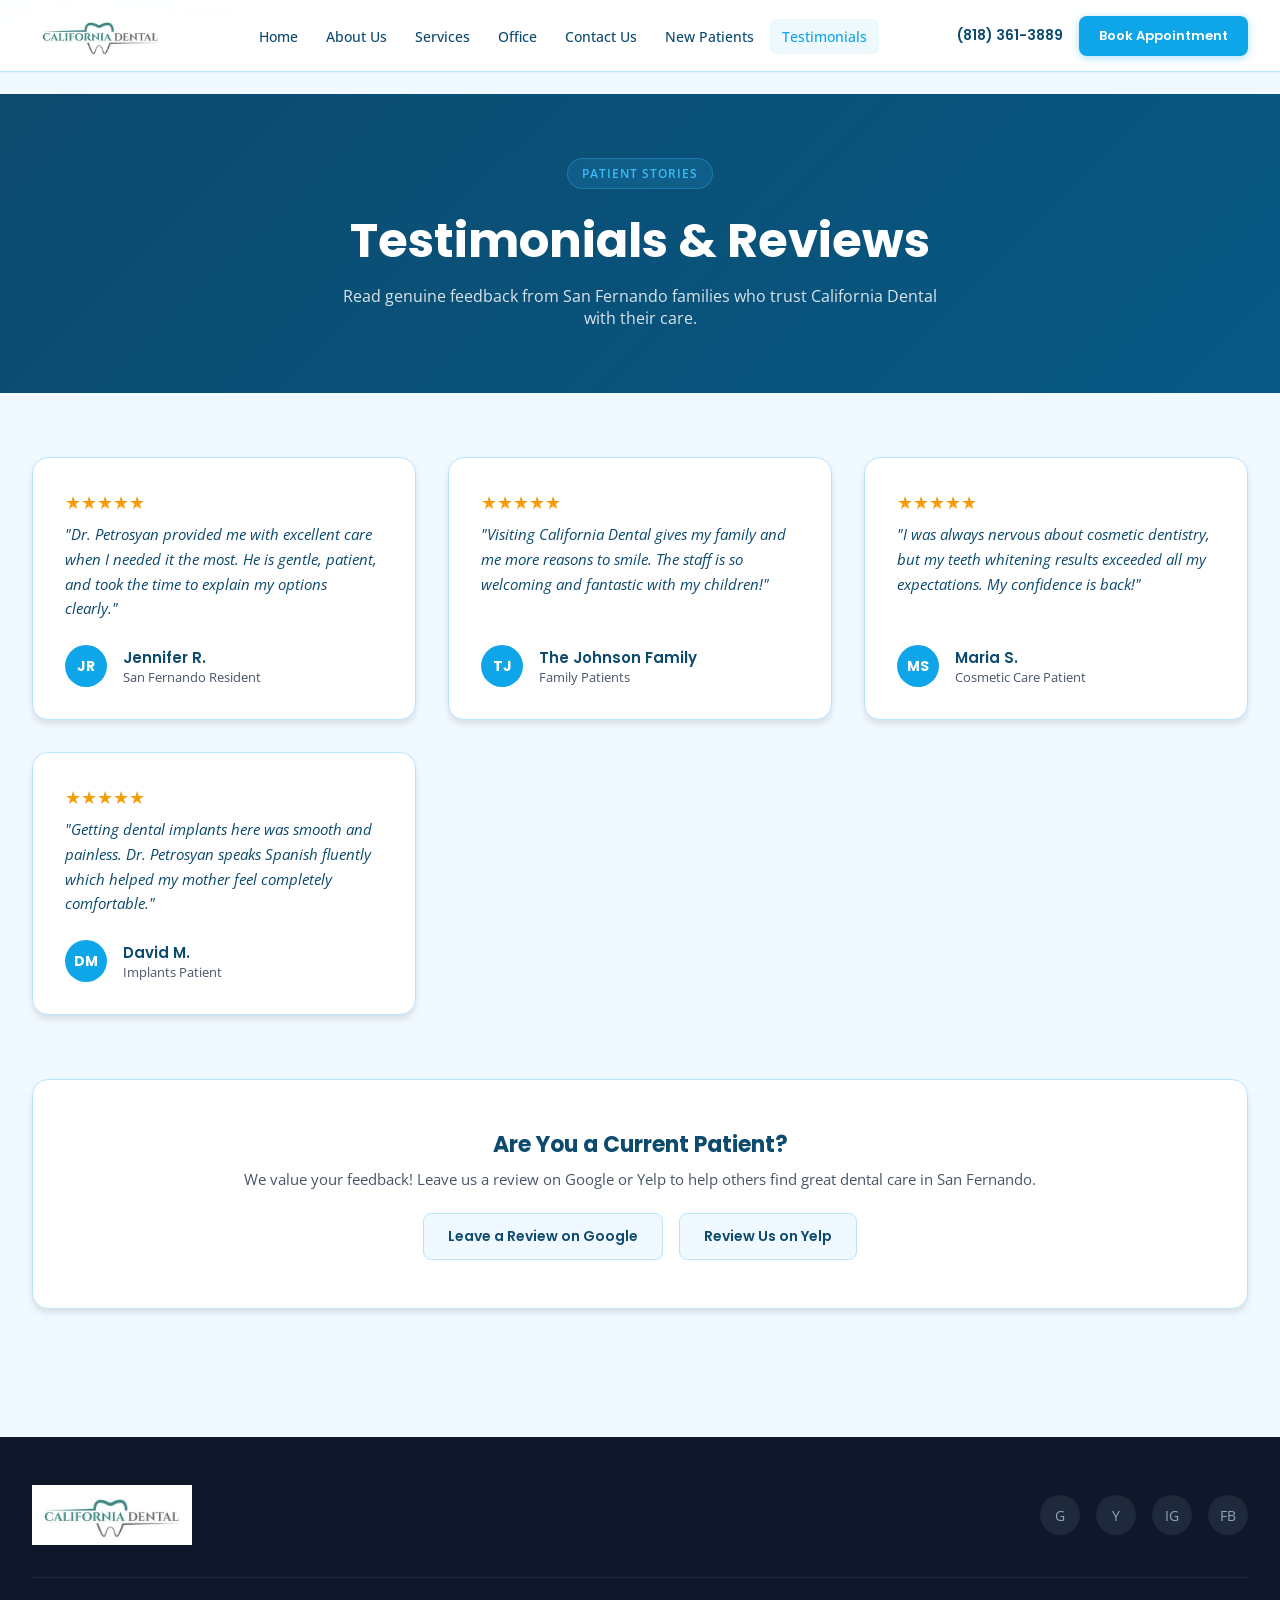
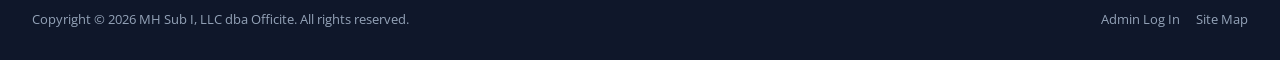
<file: testimonials.html>
<!DOCTYPE html>
<html lang="en">
<head>
  <meta charset="utf-8">
  <meta name="viewport" content="width=device-width, initial-scale=1">
  <title>Patient Testimonials — California Dental | San Fernando, CA</title>
  <meta name="description" content="Read patient reviews and testimonials for Dr. Arman Petrosyan and California Dental in San Fernando, CA. See why families trust our dental practice.">
  <link rel="canonical" href="https://www.california-dental.net/testimonials" />
  <link rel="shortcut icon" href="https://cdcssl.ibsrv.net/ibimg/smb/16x16_80/webmgr/0v/0/l/5e7abb1abc600_IGLogo.png.webp" type="image/x-icon" />

  <link rel="preconnect" href="https://fonts.googleapis.com">
  <link rel="preconnect" href="https://fonts.gstatic.com" crossorigin>
  <link href="https://fonts.googleapis.com/css2?family=Open+Sans:wght@300;400;500;600;700&family=Poppins:wght@400;500;600;700&display=swap" rel="stylesheet">

  <!-- PRESERVED: Schema.org structured data -->
  <script type="application/ld+json">
  {"@context":"https://schema.org","@type":"MedicalBusiness","url":"https://www.california-dental.net","name":"California Dental","description":"San Fernando dentist, California Dental is a local, trusted dental practice offering general and cosmetic dentistry, teeth whitening, implants, veneers & other dental care. Call today to make an appointment!","telephone":"(818) 361-3889","email":"contact@california-dental.net","priceRange":"Call for pricing options","address":{"@type":"PostalAddress","addressLocality":"San Fernando","addressRegion":"CA","postalCode":"91340","streetAddress":"1009 Glenoaks Blvd","addressCountry":"USA"},"sameAs":["https://g.page/r/CWk7m9_or7PLEAE","https://www.yelp.com/biz/california-dental-san-fernando","http://instagram.com/cali.dental","https://www.facebook.com/California-Dental-102701184715709/"],"geo":{"@type":"GeoCoordinates","latitude":34.291094000000001,"longitude":-118.429474},"logo":"https://www.california-dental.net/storage/app/media/cali-logo1.jpg","openingHoursSpecification":[{"@type":"OpeningHoursSpecification","dayOfWeek":["Monday","Tuesday","Wednesday","Thursday","Friday"],"opens":"09:00","closes":"17:00"}]}
  </script>

  <style>
    :root {
      --color-primary: #0EA5E9; --color-on-primary: #0F172A; --color-secondary: #38BDF8;
      --color-background: #F0F9FF; --color-foreground: #0C4A6E; --color-card: #FFFFFF;
      --color-muted: #E8F2F8; --color-muted-fg: #475569; --color-border: #BAE6FD;
      --color-destructive: #DC2626; --shadow-sm: 0 1px 2px rgba(0,0,0,.05);
      --shadow-md: 0 4px 6px rgba(0,0,0,.10); --shadow-lg: 0 10px 15px rgba(0,0,0,.10);
      --shadow-xl: 0 20px 25px rgba(0,0,0,.15); --space-xs: 4px; --space-sm: 8px;
      --space-md: 16px; --space-lg: 24px; --space-xl: 32px; --space-2xl: 48px; --space-3xl: 64px;
      --font-heading: 'Poppins', sans-serif; --font-body: 'Open Sans', sans-serif;
      --nav-h: 72px; --transition: 200ms ease;
    }
    *, *::before, *::after { box-sizing: border-box; margin: 0; padding: 0; }
    html { scroll-behavior: smooth; }
    body { font-family: var(--font-body); color: var(--color-foreground); background: var(--color-background); -webkit-font-smoothing: antialiased; }
    a { text-decoration: none; color: inherit; }
    ul { list-style: none; }
    img { display: block; max-width: 100%; }

    /* Navbar */
    .navbar { position: fixed; top: 0; left: 0; right: 0; z-index: 1000; height: var(--nav-h); background: rgba(255,255,255,0.96); backdrop-filter: blur(12px); border-bottom: 1px solid var(--color-border); box-shadow: var(--shadow-sm); }
    .navbar__inner { max-width: 1280px; margin: 0 auto; height: 100%; padding: 0 var(--space-xl); display: flex; align-items: center; gap: var(--space-xl); }
    .navbar__logo img { height: 52px; width: auto; object-fit: contain; }
    .navbar__nav { flex: 1; display: flex; align-items: center; justify-content: center; gap: 4px; }
    .navbar__nav a { font-size: 14px; font-weight: 500; color: var(--color-foreground); padding: 8px 12px; border-radius: 6px; transition: all var(--transition); }
    .navbar__nav a:hover, .navbar__nav a.active { color: var(--color-primary); background: rgba(14,165,233,.07); }
    .navbar__right { display: flex; align-items: center; gap: var(--space-md); }
    .navbar__phone { font-family: var(--font-heading); font-size: 14px; font-weight: 600; color: var(--color-foreground); }
    .navbar__cta { display: inline-flex; align-items: center; gap: 6px; background: var(--color-primary); color: #fff; font-family: var(--font-heading); font-size: 13px; font-weight: 600; padding: 10px 20px; border-radius: 8px; box-shadow: 0 2px 8px rgba(14,165,233,.35); }
    
    .navbar__hamburger { display: none; flex-direction: column; gap: 5px; width: 36px; height: 36px; padding: 4px; background: none; border: none; cursor: pointer; margin-left: auto; }
    .navbar__hamburger span { display: block; height: 2px; background: var(--color-foreground); border-radius: 2px; }
    .navbar__drawer { display: none; position: fixed; top: var(--nav-h); left: 0; right: 0; background: #fff; border-bottom: 1px solid var(--color-border); padding: var(--space-md) var(--space-xl); z-index: 999; flex-direction: column; gap: 4px; }
    .navbar__drawer.open { display: flex; }
    .navbar__drawer a { font-size: 15px; font-weight: 500; padding: 12px 8px; border-bottom: 1px solid var(--color-muted); }

    /* Page Banner */
    .page-banner { margin-top: var(--nav-h); background: linear-gradient(135deg, #0C4A6E 0%, #075985 100%); color: #fff; padding: var(--space-3xl) var(--space-xl); text-align: center; }
    .banner__eyebrow { display: inline-flex; align-items: center; gap: 6px; font-size: 12px; font-weight: 600; text-transform: uppercase; letter-spacing: .08em; color: #38BDF8; background: rgba(56, 189, 248, 0.12); border: 1px solid rgba(56, 189, 248, 0.3); padding: 6px 14px; border-radius: 100px; margin-bottom: var(--space-md); }
    .banner__title { font-family: var(--font-heading); font-size: clamp(2rem, 4vw, 3rem); font-weight: 700; }
    .banner__subtitle { font-size: 16px; color: rgba(255,255,255,0.85); margin-top: var(--space-sm); max-width: 600px; margin-left: auto; margin-right: auto; }

    .section { max-width: 1280px; margin: 0 auto; padding: var(--space-3xl) var(--space-xl); }
    .reviews-grid { display: grid; grid-template-columns: repeat(auto-fit, minmax(320px, 1fr)); gap: var(--space-xl); }
    .review-card { background: #fff; border: 1px solid var(--color-border); border-radius: 16px; padding: var(--space-xl); box-shadow: var(--shadow-md); display: flex; flex-direction: column; }
    .review-stars { color: #F59E0B; font-size: 18px; margin-bottom: var(--space-sm); }
    .review-text { font-style: italic; font-size: 15px; line-height: 1.65; color: var(--color-foreground); margin-bottom: var(--space-lg); flex-grow: 1; }
    .review-author { display: flex; align-items: center; gap: var(--space-md); }
    .author-avatar { width: 42px; height: 42px; border-radius: 50%; background: var(--color-primary); color: #fff; font-family: var(--font-heading); font-weight: 700; font-size: 14px; display: flex; align-items: center; justify-content: center; }
    .author-name { font-family: var(--font-heading); font-size: 15px; font-weight: 600; color: var(--color-foreground); }
    .author-detail { font-size: 12.5px; color: var(--color-muted-fg); }

    .review-actions { background: #fff; border: 1px solid var(--color-border); border-radius: 16px; padding: var(--space-2xl); text-align: center; margin-top: var(--space-3xl); box-shadow: var(--shadow-md); }
    .review-actions h3 { font-family: var(--font-heading); font-size: 22px; color: var(--color-foreground); margin-bottom: var(--space-sm); }
    .review-actions p { font-size: 15px; color: var(--color-muted-fg); margin-bottom: var(--space-lg); }
    .review-buttons { display: flex; justify-content: center; gap: var(--space-md); flex-wrap: wrap; }
    .btn-review { display: inline-flex; align-items: center; gap: 8px; font-family: var(--font-heading); font-size: 14px; font-weight: 600; padding: 12px 24px; border-radius: 8px; border: 1px solid var(--color-border); background: var(--color-background); color: var(--color-foreground); transition: all var(--transition); }
    .btn-review:hover { background: var(--color-primary); color: #fff; border-color: var(--color-primary); }

    /* Footer */
    .site-footer { background: #0F172A; color: #94A3B8; padding: var(--space-2xl) var(--space-xl) var(--space-xl); font-size: 14px; margin-top: var(--space-3xl); }
    .footer-inner { max-width: 1280px; margin: 0 auto; display: flex; flex-direction: column; gap: var(--space-xl); }
    .footer-top { display: flex; align-items: center; justify-content: space-between; flex-wrap: wrap; gap: var(--space-lg); padding-bottom: var(--space-xl); border-bottom: 1px solid #1E293B; }
    .footer-socials { display: flex; gap: var(--space-md); }
    .footer-social-link { width: 40px; height: 40px; border-radius: 50%; background: #1E293B; color: #94A3B8; display: flex; align-items: center; justify-content: center; }
    .footer-bottom { display: flex; justify-content: space-between; flex-wrap: wrap; gap: var(--space-md); font-size: 13px; }

    @media (max-width: 1024px) {
      .navbar__nav, .navbar__right .navbar__cta { display: none; }
      .navbar__hamburger { display: flex; }
    }
  </style>
  <link rel="stylesheet" href="assets/css/protect.css">
</head>
<body>

  <!-- PRESERVED: Officite ADA Accessibility Toolbar -->
  <div id="ada-modal-on" class="ada_modal" style="display:none;">
    <div class="ada_modal--container">
      <p class="ada_modal--description">Would you like to switch to the accessible version of this site?</p>
      <a href="#" tabindex="0" class="ada_modal--link" title="Go to accessible site" data-action="accessible">Go to accessible site</a>
      <a href="#" tabindex="1" class="ada_modal--close" title="Close modal window" data-action="close"><span>Close modal window</span></a>
    </div>
  </div>
  <div id="ada-modal-off" class="ada_modal" style="display:none;">
    <div class="ada_modal--container">
      <p class="ada_modal--description">Don't need the accessible version of this site?</p>
      <a href="#" tabindex="0" class="ada_modal--link" title="Hide the accessibility button" data-action="remove-accessible">Hide the accessibility button</a>
      <a href="#" tabindex="1" class="ada_modal--close" title="Close modal window" data-action="close"><span>Close modal window</span></a>
    </div>
  </div>
  <div id="ada-toolbar" class="ada_toolbar bottom" style="display:none;">
    <div class="ada_toolbar--content">
      <a href="#" data-modal-id="ada-modal-on" data-action="modal" class="ada_toolbar--opener" title="Accessibility View" tabindex="0">Accessibility View</a>
      <a href="#" data-modal-id="ada-modal-off" data-action="modal" class="ada_toolbar--close" title="Close toolbar" tabindex="0"><span>Close toolbar</span></a>
    </div>
  </div>

  <!-- Navbar -->
  <nav class="navbar" id="navbar">
    <div class="navbar__inner">
      <a href="index.html" class="navbar__logo">
        <img src="assets/images/cali-logo1.jpg" alt="California Dental logo" width="198" height="75">
      </a>
      <ul class="navbar__nav">
        <li><a href="index.html">Home</a></li>
        <li><a href="ourteam.html">About Us</a></li>
        <li><a href="dental-services.html">Services</a></li>
        <li><a href="our-location.html">Office</a></li>
        <li><a href="contact.html">Contact Us</a></li>
        <li><a href="new-patients.html">New Patients</a></li>
        <li><a href="testimonials.html" class="active" aria-current="page">Testimonials</a></li>
      </ul>
      <div class="navbar__right">
        <a href="tel:(818) 361-3889" class="navbar__phone">(818) 361-3889</a>
        <a href="appointment.html" class="navbar__cta">Book Appointment</a>
      </div>
      <button class="navbar__hamburger" id="hamburger-btn" aria-label="Open menu"><span></span><span></span><span></span></button>
    </div>
  </nav>

  <div class="navbar__drawer" id="mobile-drawer">
    <a href="index.html">Home</a>
    <a href="ourteam.html">About Us</a>
    <a href="dental-services.html">Services</a>
    <a href="our-location.html">Office</a>
    <a href="contact.html">Contact Us</a>
    <a href="new-patients.html">New Patients</a>
    <a href="testimonials.html" aria-current="page">Testimonials</a>
    <a href="appointment.html" class="navbar__cta" style="justify-content:center;margin-top:8px;">Book Appointment</a>
  </div>

  <!-- Page Banner -->
  <header class="page-banner">
    <span class="banner__eyebrow">Patient Stories</span>
    <h1 class="banner__title">Testimonials &amp; Reviews</h1>
    <p class="banner__subtitle">Read genuine feedback from San Fernando families who trust California Dental with their care.</p>
  </header>

  <main class="section">
    <div class="reviews-grid">
      <div class="review-card">
        <div class="review-stars">★★★★★</div>
        <p class="review-text">"Dr. Petrosyan provided me with excellent care when I needed it the most. He is gentle, patient, and took the time to explain my options clearly."</p>
        <div class="review-author">
          <div class="author-avatar">JR</div>
          <div>
            <div class="author-name">Jennifer R.</div>
            <div class="author-detail">San Fernando Resident</div>
          </div>
        </div>
      </div>

      <div class="review-card">
        <div class="review-stars">★★★★★</div>
        <p class="review-text">"Visiting California Dental gives my family and me more reasons to smile. The staff is so welcoming and fantastic with my children!"</p>
        <div class="review-author">
          <div class="author-avatar">TJ</div>
          <div>
            <div class="author-name">The Johnson Family</div>
            <div class="author-detail">Family Patients</div>
          </div>
        </div>
      </div>

      <div class="review-card">
        <div class="review-stars">★★★★★</div>
        <p class="review-text">"I was always nervous about cosmetic dentistry, but my teeth whitening results exceeded all my expectations. My confidence is back!"</p>
        <div class="review-author">
          <div class="author-avatar">MS</div>
          <div>
            <div class="author-name">Maria S.</div>
            <div class="author-detail">Cosmetic Care Patient</div>
          </div>
        </div>
      </div>

      <div class="review-card">
        <div class="review-stars">★★★★★</div>
        <p class="review-text">"Getting dental implants here was smooth and painless. Dr. Petrosyan speaks Spanish fluently which helped my mother feel completely comfortable."</p>
        <div class="review-author">
          <div class="author-avatar">DM</div>
          <div>
            <div class="author-name">David M.</div>
            <div class="author-detail">Implants Patient</div>
          </div>
        </div>
      </div>
    </div>

    <div class="review-actions">
      <h3>Are You a Current Patient?</h3>
      <p>We value your feedback! Leave us a review on Google or Yelp to help others find great dental care in San Fernando.</p>
      <div class="review-buttons">
        <a href="https://g.page/r/CWk7m9_or7PLEAE" target="_blank" class="btn-review">Leave a Review on Google</a>
        <a href="https://www.yelp.com/biz/california-dental-san-fernando" target="_blank" class="btn-review">Review Us on Yelp</a>
      </div>
    </div>
  </main>

  <!-- Footer -->
  <footer class="site-footer">
    <div class="footer-inner">
      <div class="footer-top">
        <img src="assets/images/cali-logo1.jpg" alt="California Dental Logo" width="160" height="60">
        <div class="footer-socials">
          <a href="https://g.page/r/CWk7m9_or7PLEAE" target="_blank" class="footer-social-link" aria-label="Google">G</a>
          <a href="https://www.yelp.com/biz/california-dental-san-fernando" target="_blank" class="footer-social-link" aria-label="Yelp">Y</a>
          <a href="http://instagram.com/cali.dental" target="_blank" class="footer-social-link" aria-label="Instagram">IG</a>
          <a href="https://www.facebook.com/California-Dental-102701184715709/" target="_blank" class="footer-social-link" aria-label="Facebook">FB</a>
        </div>
      </div>
      <div class="footer-bottom">
        <div>Copyright &copy; 2026 MH Sub I, LLC dba Officite. All rights reserved.</div>
        <div style="display:flex; gap: 16px;">
          <a href="https://secure.officite.com" target="_blank">Admin Log In</a>
          <a href="https://www.california-dental.net/sitemap">Site Map</a>
        </div>
      </div>
    </div>
  </footer>

  <script>
    var hamburgerBtn = document.getElementById('hamburger-btn');
    var drawer = document.getElementById('mobile-drawer');
    hamburgerBtn.addEventListener('click', function () { drawer.classList.toggle('open'); });

    +function() {
      "use strict";
      window.onload = function() { var t = document.getElementById("ada-toolbar"); if (t) t.style.display = "block"; };
      var activeModal = null, toggleModal = function(id) {
        id = (typeof id !== 'undefined') ? id : null;
        if (activeModal) activeModal.style.display = "none";
        if (id) { activeModal = document.getElementById(id); activeModal.style.display = "block"; }
      };
      var modals = document.querySelectorAll("[data-action=modal]");
      for (var i = 0; i < modals.length; i++) {
        modals[i].addEventListener('click', function(e) { e.preventDefault(); toggleModal(this.getAttribute("data-modal-id")); });
      }
      var accBtn = document.querySelector("[data-action=accessible]");
      if (accBtn) accBtn.addEventListener("click", function() { window.location.href = "?ada_mode=1"; });
      var closeBtns = document.querySelectorAll("[data-action=close]");
      for (var j = 0; j < closeBtns.length; j++) {
        closeBtns[j].addEventListener("click", function(e) { e.preventDefault(); toggleModal(); });
      }
    }();
  </script>
  <script src="assets/js/protect.js"></script>
</body>
</html>
</file>
<file: assets/css/protect.css>
/* ==========================================
   California Dental - Copy deterrent styles
   Deters casual copying/right-click saving.
   (Note: cannot fully prevent copying.)
   ========================================== */

/* Deter text selection */
html, body {
  -webkit-user-select: none;
  -moz-user-select: none;
  -ms-user-select: none;
  user-select: none;
}

/* Deter image dragging */
img {
  -webkit-user-drag: none;
  -khtml-user-drag: none;
  -moz-user-drag: none;
  -o-user-drag: none;
  user-drag: none;
}
</file>
